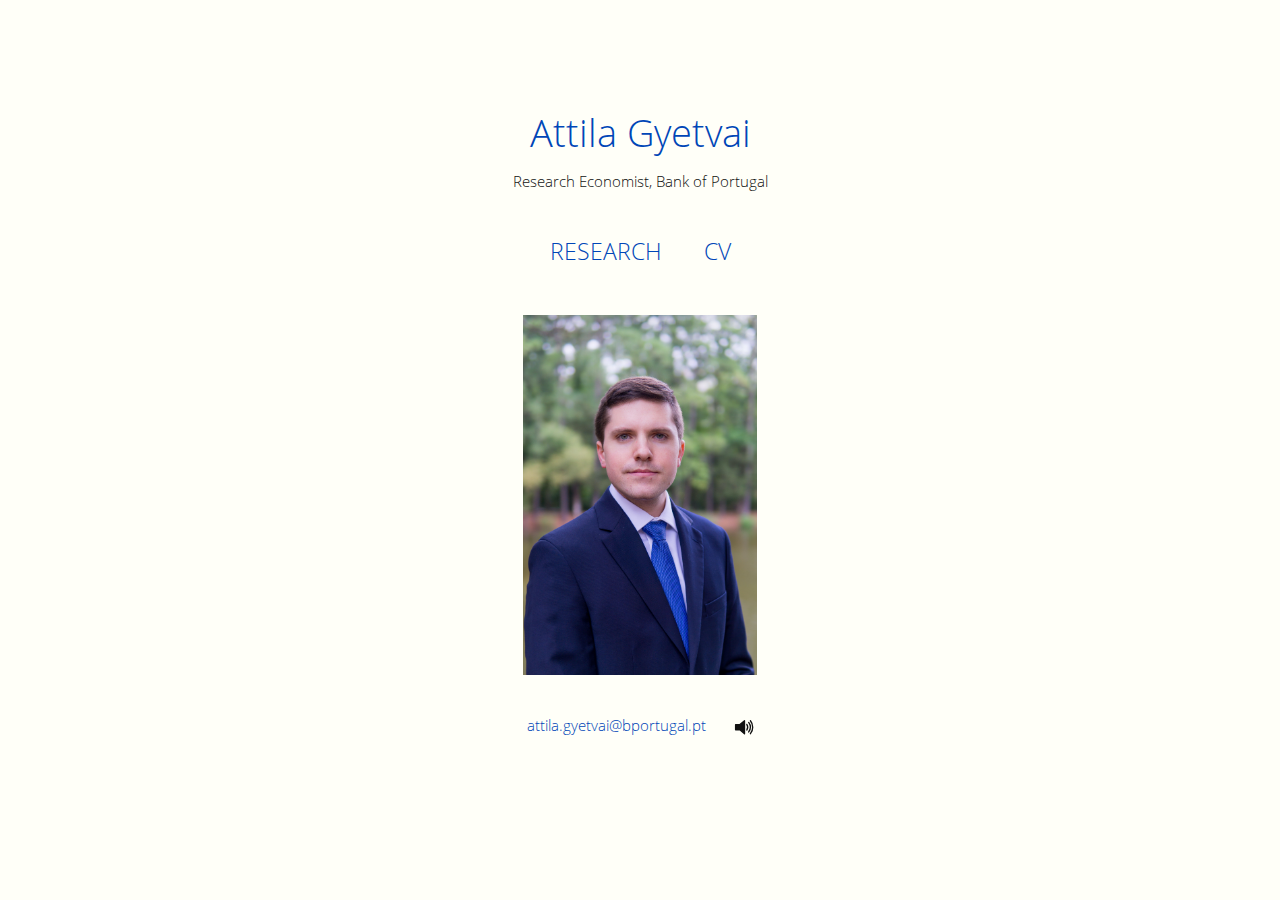
<file: index.html>
<!DOCTYPE html>

<html>

<head>

<meta charset="utf-8" />
<meta name="generator" content="pandoc" />
<meta http-equiv="X-UA-Compatible" content="IE=EDGE" />




<title>Attila Gyetvai</title>

<script src="site_libs/header-attrs-2.19/header-attrs.js"></script>
<script src="site_libs/jquery-3.6.0/jquery-3.6.0.min.js"></script>
<meta name="viewport" content="width=device-width, initial-scale=1" />
<link href="site_libs/bootstrap-3.3.5/css/yeti.min.css" rel="stylesheet" />
<script src="site_libs/bootstrap-3.3.5/js/bootstrap.min.js"></script>
<script src="site_libs/bootstrap-3.3.5/shim/html5shiv.min.js"></script>
<script src="site_libs/bootstrap-3.3.5/shim/respond.min.js"></script>
<style>h1 {font-size: 34px;}
       h1.title {font-size: 38px;}
       h2 {font-size: 30px;}
       h3 {font-size: 24px;}
       h4 {font-size: 18px;}
       h5 {font-size: 16px;}
       h6 {font-size: 12px;}
       code {color: inherit; background-color: rgba(0, 0, 0, 0.04);}
       pre:not([class]) { background-color: white }</style>
<script src="site_libs/navigation-1.1/tabsets.js"></script>
<link href="site_libs/highlightjs-9.12.0/default.css" rel="stylesheet" />
<script src="site_libs/highlightjs-9.12.0/highlight.js"></script>
<!-- Global site tag (gtag.js) - Google Analytics -->
<script async src="https://www.googletagmanager.com/gtag/js?id=UA-119246034-1"></script>
<script>
  window.dataLayer = window.dataLayer || [];
  function gtag(){dataLayer.push(arguments);}
  gtag('js', new Date());

  gtag('config', 'UA-119246034-1');
</script>

<style type="text/css">
  code{white-space: pre-wrap;}
  span.smallcaps{font-variant: small-caps;}
  span.underline{text-decoration: underline;}
  div.column{display: inline-block; vertical-align: top; width: 50%;}
  div.hanging-indent{margin-left: 1.5em; text-indent: -1.5em;}
  ul.task-list{list-style: none;}
    </style>

<style type="text/css">code{white-space: pre;}</style>
<script type="text/javascript">
if (window.hljs) {
  hljs.configure({languages: []});
  hljs.initHighlightingOnLoad();
  if (document.readyState && document.readyState === "complete") {
    window.setTimeout(function() { hljs.initHighlighting(); }, 0);
  }
}
</script>






<link rel="stylesheet" href="styles.css" type="text/css" />



<style type = "text/css">
.main-container {
  max-width: 940px;
  margin-left: auto;
  margin-right: auto;
}
img {
  max-width:100%;
}
.tabbed-pane {
  padding-top: 12px;
}
.html-widget {
  margin-bottom: 20px;
}
button.code-folding-btn:focus {
  outline: none;
}
summary {
  display: list-item;
}
details > summary > p:only-child {
  display: inline;
}
pre code {
  padding: 0;
}
</style>



<!-- tabsets -->

<style type="text/css">
.tabset-dropdown > .nav-tabs {
  display: inline-table;
  max-height: 500px;
  min-height: 44px;
  overflow-y: auto;
  border: 1px solid #ddd;
  border-radius: 4px;
}

.tabset-dropdown > .nav-tabs > li.active:before, .tabset-dropdown > .nav-tabs.nav-tabs-open:before {
  content: "\e259";
  font-family: 'Glyphicons Halflings';
  display: inline-block;
  padding: 10px;
  border-right: 1px solid #ddd;
}

.tabset-dropdown > .nav-tabs.nav-tabs-open > li.active:before {
  content: "\e258";
  font-family: 'Glyphicons Halflings';
  border: none;
}

.tabset-dropdown > .nav-tabs > li.active {
  display: block;
}

.tabset-dropdown > .nav-tabs > li > a,
.tabset-dropdown > .nav-tabs > li > a:focus,
.tabset-dropdown > .nav-tabs > li > a:hover {
  border: none;
  display: inline-block;
  border-radius: 4px;
  background-color: transparent;
}

.tabset-dropdown > .nav-tabs.nav-tabs-open > li {
  display: block;
  float: none;
}

.tabset-dropdown > .nav-tabs > li {
  display: none;
}
</style>

<!-- code folding -->




</head>

<body>


<div class="container-fluid main-container">




<div id="header">



<h1 class="title toc-ignore">Attila Gyetvai</h1>

</div>


<h1 class="name">
<a class=text1 href="/"> Attila Gyetvai </a>
</h1>
<h1 class="affil">
Research Economist, Bank of Portugal
</h1>
<h1 class="navbar">
<a class=text1 href="research"> RESEARCH </a>      
<a class=text1 href="CV_AttilaGyetvai.pdf"> CV </a>
</h1>
<center>
<img src="photo.jpg" style="height: 40vh; margin-bottom: 40px"/>
</center>
<p class="intro">
<a class=text2 href="mailto:attila.gyetvai@bportugal.pt">
attila.gyetvai@bportugal.pt </a>       <a class=text2 href="pronounce">
<img class="speaker" src="speaker.svg" width=20></a>
</p>




</div>

<script>

// add bootstrap table styles to pandoc tables
function bootstrapStylePandocTables() {
  $('tr.odd').parent('tbody').parent('table').addClass('table table-condensed');
}
$(document).ready(function () {
  bootstrapStylePandocTables();
});


</script>

<!-- tabsets -->

<script>
$(document).ready(function () {
  window.buildTabsets("TOC");
});

$(document).ready(function () {
  $('.tabset-dropdown > .nav-tabs > li').click(function () {
    $(this).parent().toggleClass('nav-tabs-open');
  });
});
</script>

<!-- code folding -->


<!-- dynamically load mathjax for compatibility with self-contained -->
<script>
  (function () {
    var script = document.createElement("script");
    script.type = "text/javascript";
    script.src  = "https://mathjax.rstudio.com/latest/MathJax.js?config=TeX-AMS-MML_HTMLorMML";
    document.getElementsByTagName("head")[0].appendChild(script);
  })();
</script>

</body>
</html>
</file>
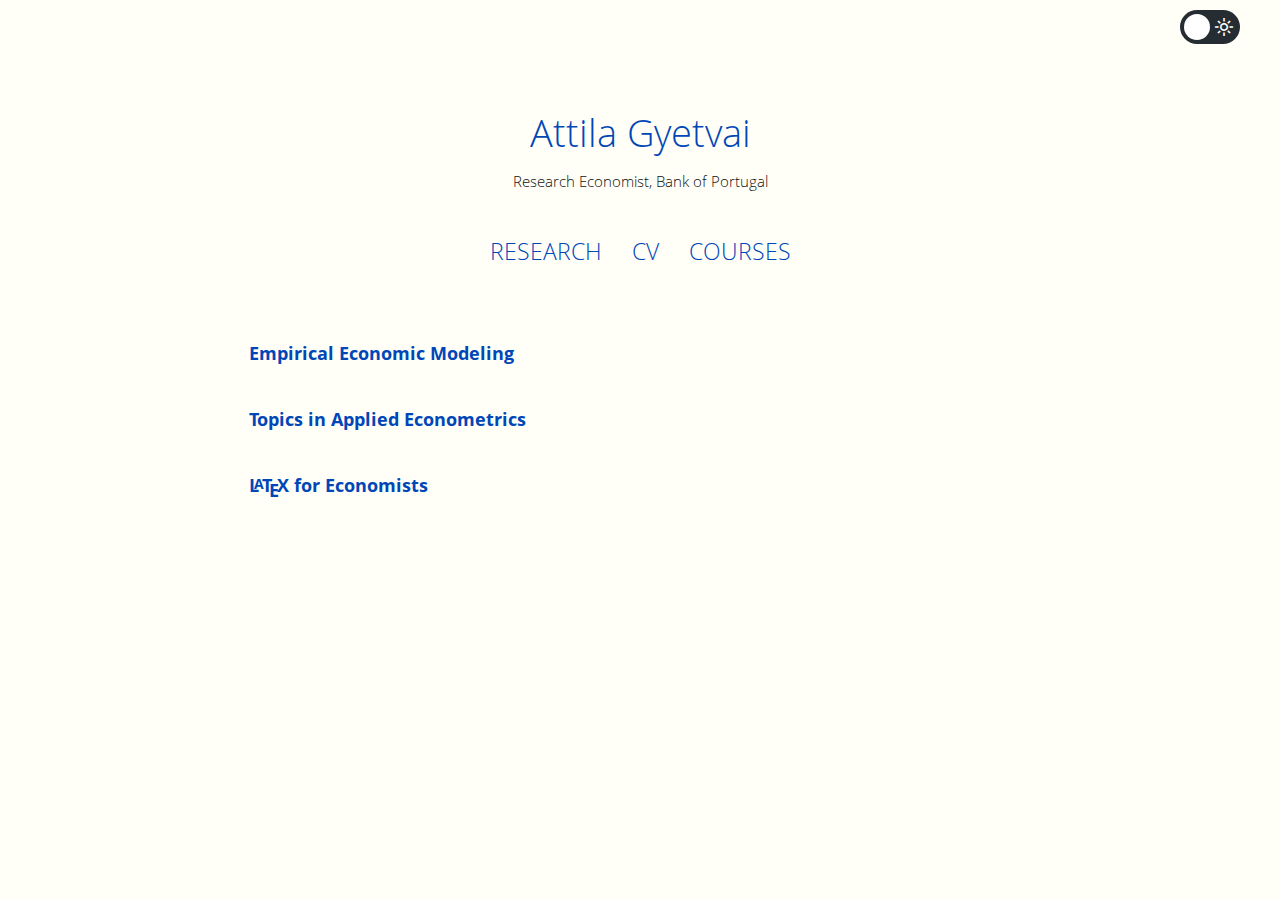
<file: courses.html>
<!DOCTYPE html>

<html>

<head>

<meta charset="utf-8" />
<meta name="generator" content="pandoc" />
<meta http-equiv="X-UA-Compatible" content="IE=EDGE" />




<title>Attila Gyetvai</title>

<script src="site_libs/header-attrs-2.25/header-attrs.js"></script>
<script src="site_libs/jquery-3.6.0/jquery-3.6.0.min.js"></script>
<meta name="viewport" content="width=device-width, initial-scale=1" />
<link href="site_libs/bootstrap-3.3.5/css/yeti.min.css" rel="stylesheet" />
<script src="site_libs/bootstrap-3.3.5/js/bootstrap.min.js"></script>
<script src="site_libs/bootstrap-3.3.5/shim/html5shiv.min.js"></script>
<script src="site_libs/bootstrap-3.3.5/shim/respond.min.js"></script>
<style>h1 {font-size: 34px;}
       h1.title {font-size: 38px;}
       h2 {font-size: 30px;}
       h3 {font-size: 24px;}
       h4 {font-size: 18px;}
       h5 {font-size: 16px;}
       h6 {font-size: 12px;}
       code {color: inherit; background-color: rgba(0, 0, 0, 0.04);}
       pre:not([class]) { background-color: white }</style>
<script src="site_libs/navigation-1.1/tabsets.js"></script>
<link href="site_libs/highlightjs-9.12.0/default.css" rel="stylesheet" />
<script src="site_libs/highlightjs-9.12.0/highlight.js"></script>
<!-- For dark and light theme toggle  -->
<script src="site_libs/theme_toggle.js" defer></script>
  <link
    rel="stylesheet"
    href="https://fonts.googleapis.com/css2?family=Material+Symbols+Outlined:opsz,wght,FILL,GRAD@48,400,0,0"
  />

<style type="text/css">
  .toggleBtn {
    position: absolute;
    width: 100%;
    display: flex;
    justify-content: end;
    padding-right: 30px;
  }
  .toggleBtn .material-symbols-outlined {
    color: white;
    font-size: 20px;
  }

  .switch {
    /* color: white; */
    position: relative;
    display: inline-block;
    width: 60px !important;
    height: 34px !important;
    margin: 10px;
  }
  /* Toggle button css  */
  .switch input {
    opacity: 0;
    width: 0;
    height: 0;
  }

  .slider {
    position: absolute;
    display: flex;
    align-items: center;
    justify-content: space-between;
    padding-left: 6px;
    padding-right: 6px ;
    cursor: pointer;
    top: 0;
    left: 0;
    right: 0;
    bottom: 0;
    background-color: #252c32;
    -webkit-transition: 0.4s;
    transition: 0.4s;
  }

  .slider:before {
    position: absolute;
    content: "";
    height: 26px;
    width: 26px;
    left: 4px;
    bottom: 4px;
    background-color: white;
    -webkit-transition: 0.4s;
    transition: 0.4s;
  }

  input:checked + .slider {
    background-color: #252c32;
  }

  input:focus + .slider {
    box-shadow: 0 0 1px #252c32;
  }

  input:checked + .slider:before {
    -webkit-transform: translateX(26px);
    -ms-transform: translateX(26px);
    transform: translateX(26px);
  }

  /* Rounded sliders */
  .slider.round {
    border-radius: 34px;
  }

  .slider.round:before {
    border-radius: 50%;
  }
</style>

<body onload="onLoad()">
  <div class="toggleBtn" onchange="toggleTheme()">
    <label class="switch">
      <input id="themeCheckbox" type="checkbox" />
      <span class="slider round">
        <span class="material-symbols-outlined"> dark_mode </span>
        <span class="material-symbols-outlined"> light_mode </span>
      </span>
    </label>
  </div>
</body>

<!-- Global site tag (gtag.js) - Google Analytics -->
<script async src="https://www.googletagmanager.com/gtag/js?id=UA-119246034-1"></script>
<script>
  window.dataLayer = window.dataLayer || [];
  function gtag(){dataLayer.push(arguments);}
  gtag('js', new Date());

  gtag('config', 'UA-119246034-1');
</script>

<style type="text/css">
  code{white-space: pre-wrap;}
  span.smallcaps{font-variant: small-caps;}
  span.underline{text-decoration: underline;}
  div.column{display: inline-block; vertical-align: top; width: 50%;}
  div.hanging-indent{margin-left: 1.5em; text-indent: -1.5em;}
  ul.task-list{list-style: none;}
    </style>

<style type="text/css">code{white-space: pre;}</style>
<script type="text/javascript">
if (window.hljs) {
  hljs.configure({languages: []});
  hljs.initHighlightingOnLoad();
  if (document.readyState && document.readyState === "complete") {
    window.setTimeout(function() { hljs.initHighlighting(); }, 0);
  }
}
</script>






<link rel="stylesheet" href="styles.css" type="text/css" />



<style type = "text/css">
.main-container {
  max-width: 940px;
  margin-left: auto;
  margin-right: auto;
}
img {
  max-width:100%;
}
.tabbed-pane {
  padding-top: 12px;
}
.html-widget {
  margin-bottom: 20px;
}
button.code-folding-btn:focus {
  outline: none;
}
summary {
  display: list-item;
}
details > summary > p:only-child {
  display: inline;
}
pre code {
  padding: 0;
}
</style>



<!-- tabsets -->

<style type="text/css">
.tabset-dropdown > .nav-tabs {
  display: inline-table;
  max-height: 500px;
  min-height: 44px;
  overflow-y: auto;
  border: 1px solid #ddd;
  border-radius: 4px;
}

.tabset-dropdown > .nav-tabs > li.active:before, .tabset-dropdown > .nav-tabs.nav-tabs-open:before {
  content: "\e259";
  font-family: 'Glyphicons Halflings';
  display: inline-block;
  padding: 10px;
  border-right: 1px solid #ddd;
}

.tabset-dropdown > .nav-tabs.nav-tabs-open > li.active:before {
  content: "\e258";
  font-family: 'Glyphicons Halflings';
  border: none;
}

.tabset-dropdown > .nav-tabs > li.active {
  display: block;
}

.tabset-dropdown > .nav-tabs > li > a,
.tabset-dropdown > .nav-tabs > li > a:focus,
.tabset-dropdown > .nav-tabs > li > a:hover {
  border: none;
  display: inline-block;
  border-radius: 4px;
  background-color: transparent;
}

.tabset-dropdown > .nav-tabs.nav-tabs-open > li {
  display: block;
  float: none;
}

.tabset-dropdown > .nav-tabs > li {
  display: none;
}
</style>

<!-- code folding -->




</head>

<body>


<div class="container-fluid main-container">




<div id="header">



<h1 class="title toc-ignore">Attila Gyetvai</h1>

</div>


<h1 class="name">
<a class=text1 href="/"> Attila Gyetvai </a>
</h1>
<h1 class="affil">
Research Economist, Bank of Portugal
</h1>
<h1 class="navbar">
<a class=text1 href="research"> RESEARCH </a>    
<a class=text1 href="CV_AttilaGyetvai.pdf"> CV </a>    
<a class=text1 href="courses"> COURSES </a>
</h1>
<ul>
<li>
<p>
<a class=text1 href="https://github.com/agyetvai/empirical_econ_modeling_g"><b>Empirical
Economic Modeling</b></a> </br>
</p>
</li>
<li>
<p>
<a class=text1 href="https://github.com/agyetvai/applied_metrics_u"><b>Topics
in Applied Econometrics</b></a> </br>
</p>
</li>
<li>
<p>
<a class=text1 href="https://github.com/agyetvai/LaTeX4Econ"><b>L<span
style="text-transform: uppercase; font-size: 0.75em; vertical-align: 0.25em; margin-left: -0.36em; margin-right: -0.15em; line-height: 1ex;">a</span>T<span
style="text-transform: uppercase; vertical-align: -0.25em; margin-left: -0.1667em; margin-right: -0.125em; line-height: 1ex;">e</span>X
for Economists</b></a> </br>
</p>
</li>
</ul>




</div>

<script>

// add bootstrap table styles to pandoc tables
function bootstrapStylePandocTables() {
  $('tr.odd').parent('tbody').parent('table').addClass('table table-condensed');
}
$(document).ready(function () {
  bootstrapStylePandocTables();
});


</script>

<!-- tabsets -->

<script>
$(document).ready(function () {
  window.buildTabsets("TOC");
});

$(document).ready(function () {
  $('.tabset-dropdown > .nav-tabs > li').click(function () {
    $(this).parent().toggleClass('nav-tabs-open');
  });
});
</script>

<!-- code folding -->


<!-- dynamically load mathjax for compatibility with self-contained -->
<script>
  (function () {
    var script = document.createElement("script");
    script.type = "text/javascript";
    script.src  = "https://mathjax.rstudio.com/latest/MathJax.js?config=TeX-AMS-MML_HTMLorMML";
    document.getElementsByTagName("head")[0].appendChild(script);
  })();
</script>

</body>
</html>
</file>
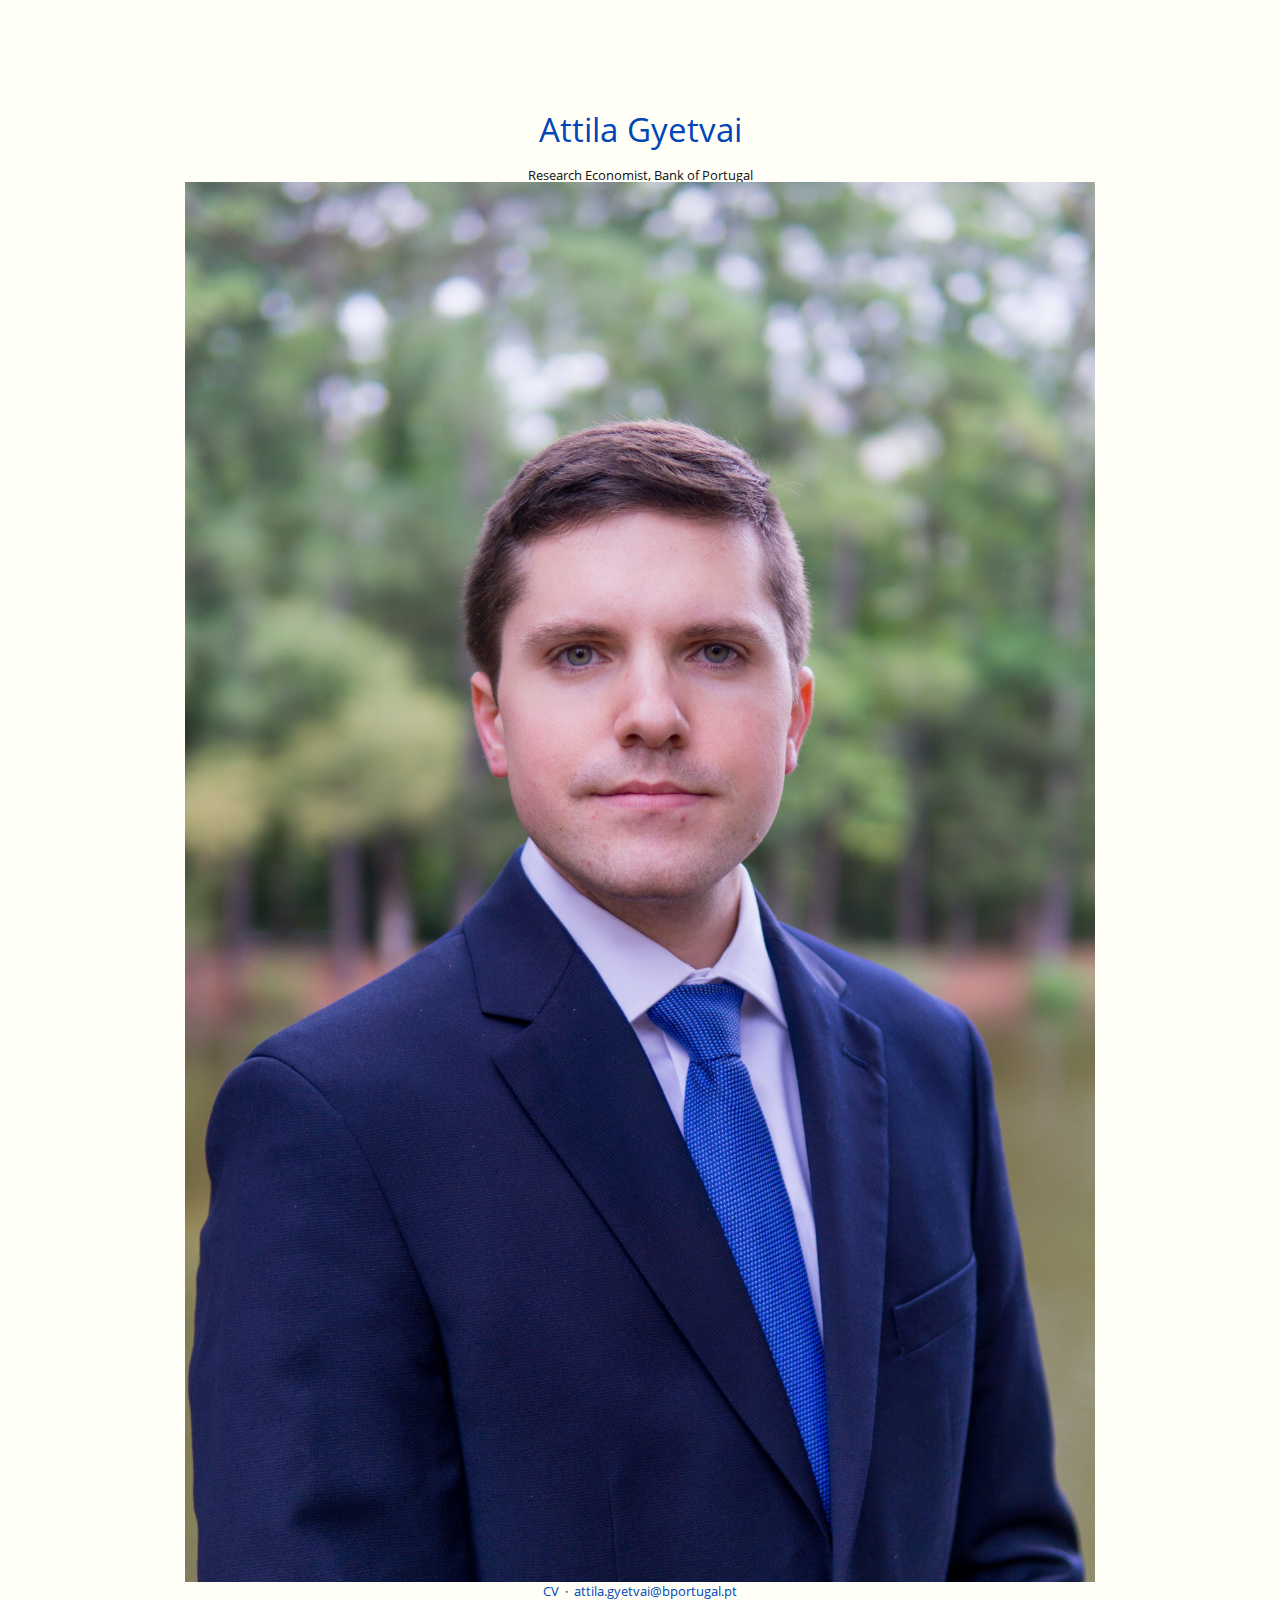
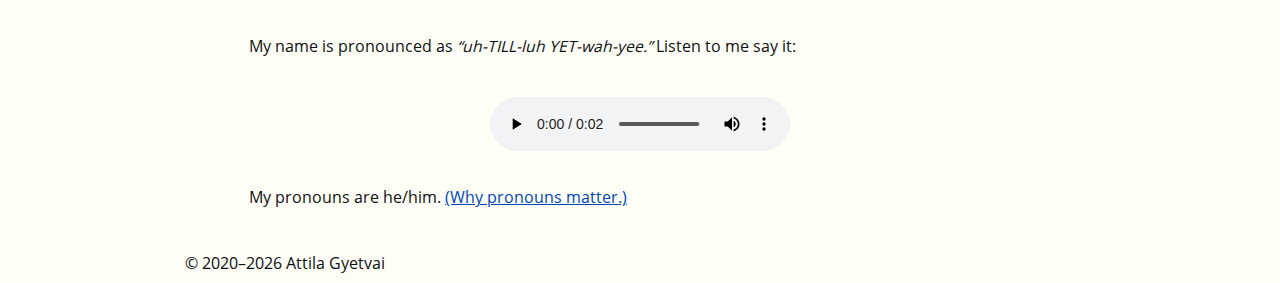
<file: pronounce.html>
<!DOCTYPE html>

<html>

<head>

<meta charset="utf-8" />
<meta name="generator" content="pandoc" />
<meta http-equiv="X-UA-Compatible" content="IE=EDGE" />




<title>Attila Gyetvai</title>

<script src="site_libs/header-attrs-2.25/header-attrs.js"></script>
<script src="site_libs/jquery-3.6.0/jquery-3.6.0.min.js"></script>
<meta name="viewport" content="width=device-width, initial-scale=1" />
<link href="site_libs/bootstrap-3.3.5/css/simplex.min.css" rel="stylesheet" />
<script src="site_libs/bootstrap-3.3.5/js/bootstrap.min.js"></script>
<script src="site_libs/bootstrap-3.3.5/shim/html5shiv.min.js"></script>
<script src="site_libs/bootstrap-3.3.5/shim/respond.min.js"></script>
<style>h1 {font-size: 34px;}
       h1.title {font-size: 38px;}
       h2 {font-size: 30px;}
       h3 {font-size: 24px;}
       h4 {font-size: 18px;}
       h5 {font-size: 16px;}
       h6 {font-size: 12px;}
       code {color: inherit; background-color: rgba(0, 0, 0, 0.04);}
       pre:not([class]) { background-color: white }</style>
<script src="site_libs/navigation-1.1/tabsets.js"></script>
<link href="site_libs/highlightjs-9.12.0/default.css" rel="stylesheet" />
<script src="site_libs/highlightjs-9.12.0/highlight.js"></script>

<style type="text/css">
  code{white-space: pre-wrap;}
  span.smallcaps{font-variant: small-caps;}
  span.underline{text-decoration: underline;}
  div.column{display: inline-block; vertical-align: top; width: 50%;}
  div.hanging-indent{margin-left: 1.5em; text-indent: -1.5em;}
  ul.task-list{list-style: none;}
    </style>

<style type="text/css">code{white-space: pre;}</style>
<script type="text/javascript">
if (window.hljs) {
  hljs.configure({languages: []});
  hljs.initHighlightingOnLoad();
  if (document.readyState && document.readyState === "complete") {
    window.setTimeout(function() { hljs.initHighlighting(); }, 0);
  }
}
</script>






<link rel="stylesheet" href="styles.css" type="text/css" />



<style type = "text/css">
.main-container {
  max-width: 940px;
  margin-left: auto;
  margin-right: auto;
}
img {
  max-width:100%;
}
.tabbed-pane {
  padding-top: 12px;
}
.html-widget {
  margin-bottom: 20px;
}
button.code-folding-btn:focus {
  outline: none;
}
summary {
  display: list-item;
}
details > summary > p:only-child {
  display: inline;
}
pre code {
  padding: 0;
}
</style>



<!-- tabsets -->

<style type="text/css">
.tabset-dropdown > .nav-tabs {
  display: inline-table;
  max-height: 500px;
  min-height: 44px;
  overflow-y: auto;
  border: 1px solid #ddd;
  border-radius: 4px;
}

.tabset-dropdown > .nav-tabs > li.active:before, .tabset-dropdown > .nav-tabs.nav-tabs-open:before {
  content: "\e259";
  font-family: 'Glyphicons Halflings';
  display: inline-block;
  padding: 10px;
  border-right: 1px solid #ddd;
}

.tabset-dropdown > .nav-tabs.nav-tabs-open > li.active:before {
  content: "\e258";
  font-family: 'Glyphicons Halflings';
  border: none;
}

.tabset-dropdown > .nav-tabs > li.active {
  display: block;
}

.tabset-dropdown > .nav-tabs > li > a,
.tabset-dropdown > .nav-tabs > li > a:focus,
.tabset-dropdown > .nav-tabs > li > a:hover {
  border: none;
  display: inline-block;
  border-radius: 4px;
  background-color: transparent;
}

.tabset-dropdown > .nav-tabs.nav-tabs-open > li {
  display: block;
  float: none;
}

.tabset-dropdown > .nav-tabs > li {
  display: none;
}
</style>

<!-- code folding -->




</head>

<body>


<div class="container-fluid main-container">




<div id="header">



<h1 class="title toc-ignore">Attila Gyetvai</h1>

</div>


<h1 class="name">
<a class=text1 href="/">Attila Gyetvai</a>
</h1>
<h1 class="affil">
Research Economist, Bank of Portugal
</h1>
<center>
<a href="/"><img class="photo" src="photo.jpg"/></a>
</center>
<p class="intro">
<a class=text1 href="CV_AttilaGyetvai.pdf">CV</a>  · 
<a class=text1 href="mailto:attila.gyetvai@bportugal.pt">attila.gyetvai@bportugal.pt</a>
</p>
<ul>
<li>
<p>
My name is pronounced as <i>“uh-TILL-luh YET-wah-yee.”</i> Listen to me
say it:
</p>
</li>
<li>
<center>
<audio controls>
<source src="pronounce.mp3" type="audio/mpeg">
</audio>
</center>
</li>
<li>
<p>
My pronouns are he/him.
<a class=text2 href="https://web.archive.org/web/20241209190608/https://www.edi.nih.gov/the-EDI-pulse-blog/what-are-gender-pronouns-why-do-they-matter"><u>(Why
pronouns matter.)</u></a>
</p>
</li>
</ul>

<p class=footer>&copy; 2020&ndash;<script>document.write(new Date().getFullYear())</script> Attila Gyetvai</p>



</div>

<script>

// add bootstrap table styles to pandoc tables
function bootstrapStylePandocTables() {
  $('tr.odd').parent('tbody').parent('table').addClass('table table-condensed');
}
$(document).ready(function () {
  bootstrapStylePandocTables();
});


</script>

<!-- tabsets -->

<script>
$(document).ready(function () {
  window.buildTabsets("TOC");
});

$(document).ready(function () {
  $('.tabset-dropdown > .nav-tabs > li').click(function () {
    $(this).parent().toggleClass('nav-tabs-open');
  });
});
</script>

<!-- code folding -->


<!-- dynamically load mathjax for compatibility with self-contained -->
<script>
  (function () {
    var script = document.createElement("script");
    script.type = "text/javascript";
    script.src  = "https://mathjax.rstudio.com/latest/MathJax.js?config=TeX-AMS-MML_HTMLorMML";
    document.getElementsByTagName("head")[0].appendChild(script);
  })();
</script>

</body>
</html>
</file>
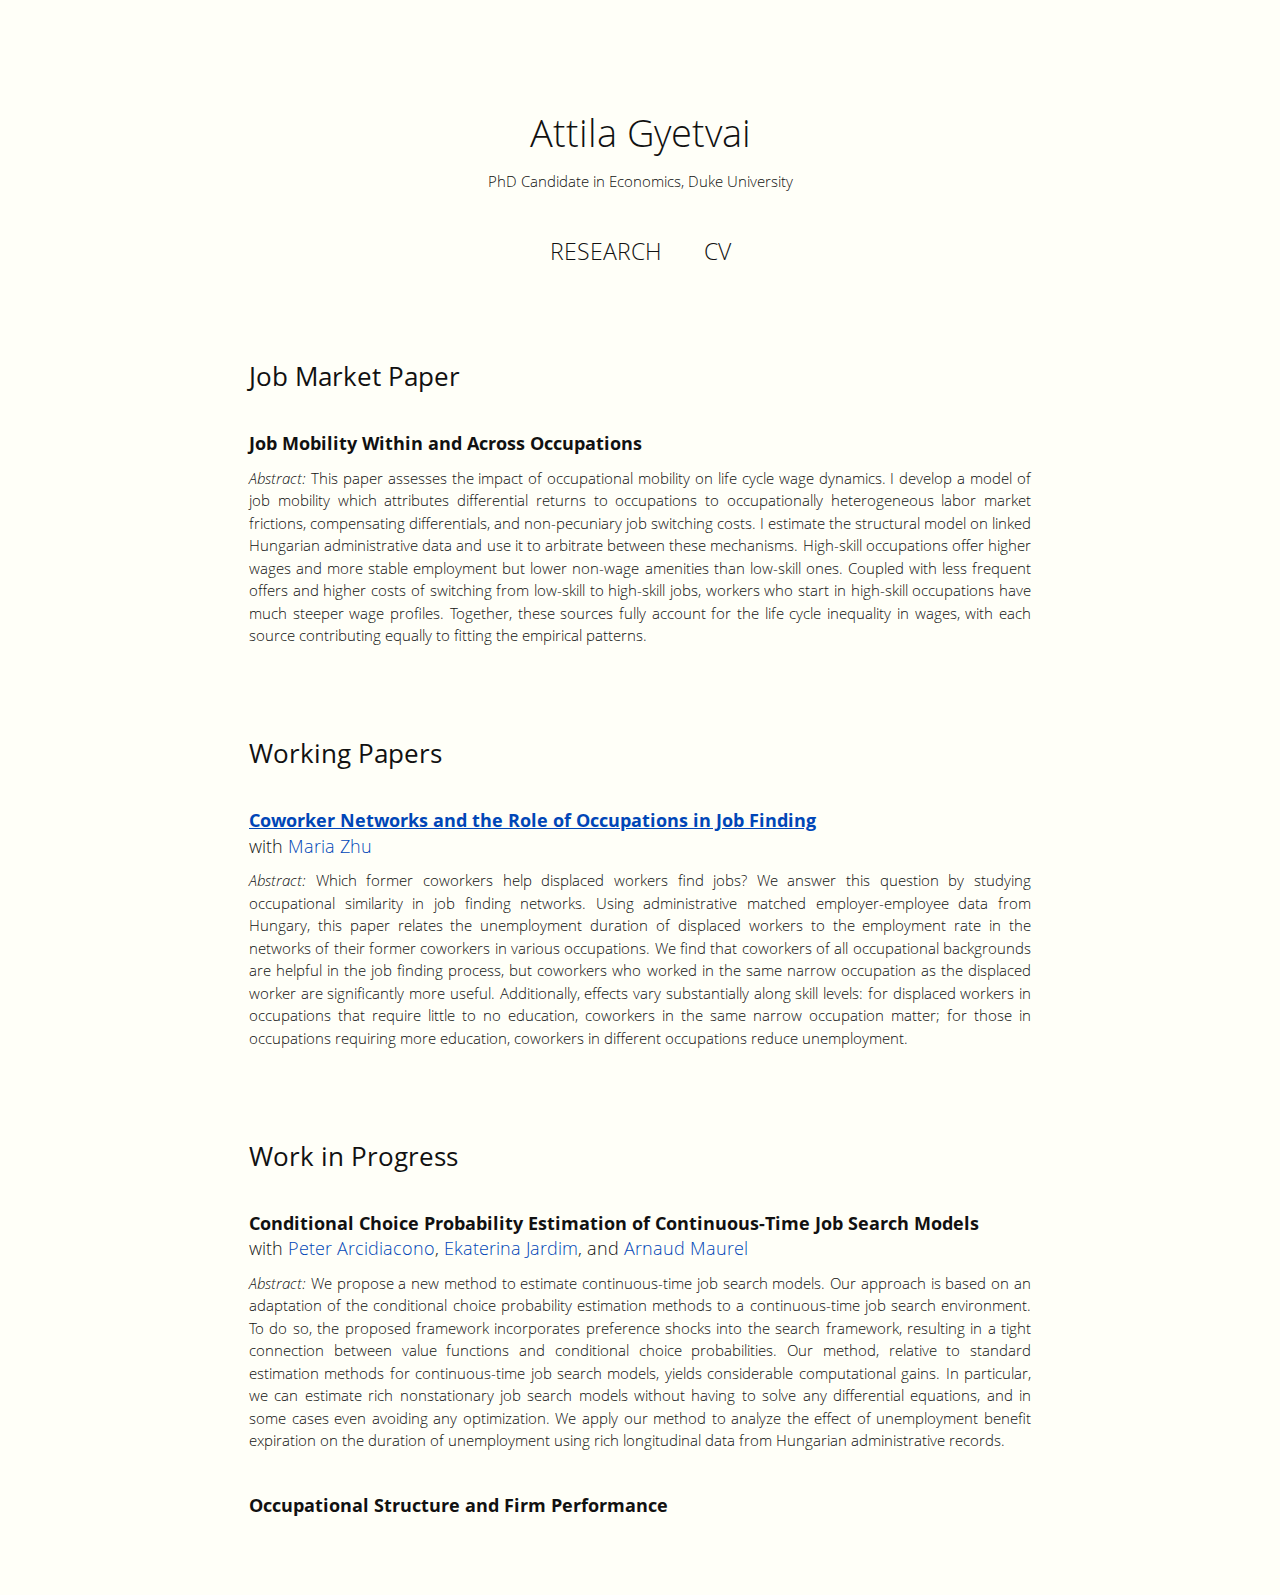
<file: research.html>
<!DOCTYPE html>

<html>

<head>

<meta charset="utf-8" />
<meta name="generator" content="pandoc" />
<meta http-equiv="X-UA-Compatible" content="IE=EDGE" />




<title>Attila Gyetvai</title>

<script src="site_libs/jquery-1.11.3/jquery.min.js"></script>
<meta name="viewport" content="width=device-width, initial-scale=1" />
<link href="site_libs/bootstrap-3.3.5/css/yeti.min.css" rel="stylesheet" />
<script src="site_libs/bootstrap-3.3.5/js/bootstrap.min.js"></script>
<script src="site_libs/bootstrap-3.3.5/shim/html5shiv.min.js"></script>
<script src="site_libs/bootstrap-3.3.5/shim/respond.min.js"></script>
<script src="site_libs/navigation-1.1/tabsets.js"></script>
<link href="site_libs/highlightjs-9.12.0/default.css" rel="stylesheet" />
<script src="site_libs/highlightjs-9.12.0/highlight.js"></script>
<!-- Global site tag (gtag.js) - Google Analytics -->
<script async src="https://www.googletagmanager.com/gtag/js?id=UA-119246034-1"></script>
<script>
  window.dataLayer = window.dataLayer || [];
  function gtag(){dataLayer.push(arguments);}
  gtag('js', new Date());

  gtag('config', 'UA-119246034-1');
</script>

<style type="text/css">
  code{white-space: pre-wrap;}
  span.smallcaps{font-variant: small-caps;}
  span.underline{text-decoration: underline;}
  div.column{display: inline-block; vertical-align: top; width: 50%;}
  div.hanging-indent{margin-left: 1.5em; text-indent: -1.5em;}
  ul.task-list{list-style: none;}
      </style>

<style type="text/css">code{white-space: pre;}</style>
<style type="text/css">
  pre:not([class]) {
    background-color: white;
  }
</style>
<script type="text/javascript">
if (window.hljs) {
  hljs.configure({languages: []});
  hljs.initHighlightingOnLoad();
  if (document.readyState && document.readyState === "complete") {
    window.setTimeout(function() { hljs.initHighlighting(); }, 0);
  }
}
</script>



<style type="text/css">
h1 {
  font-size: 34px;
}
h1.title {
  font-size: 38px;
}
h2 {
  font-size: 30px;
}
h3 {
  font-size: 24px;
}
h4 {
  font-size: 18px;
}
h5 {
  font-size: 16px;
}
h6 {
  font-size: 12px;
}
.table th:not([align]) {
  text-align: left;
}
</style>

<link rel="stylesheet" href="styles.css" type="text/css" />



<style type = "text/css">
.main-container {
  max-width: 940px;
  margin-left: auto;
  margin-right: auto;
}
code {
  color: inherit;
  background-color: rgba(0, 0, 0, 0.04);
}
img {
  max-width:100%;
}
.tabbed-pane {
  padding-top: 12px;
}
.html-widget {
  margin-bottom: 20px;
}
button.code-folding-btn:focus {
  outline: none;
}
summary {
  display: list-item;
}
</style>



<!-- tabsets -->

<style type="text/css">
.tabset-dropdown > .nav-tabs {
  display: inline-table;
  max-height: 500px;
  min-height: 44px;
  overflow-y: auto;
  background: white;
  border: 1px solid #ddd;
  border-radius: 4px;
}

.tabset-dropdown > .nav-tabs > li.active:before {
  content: "";
  font-family: 'Glyphicons Halflings';
  display: inline-block;
  padding: 10px;
  border-right: 1px solid #ddd;
}

.tabset-dropdown > .nav-tabs.nav-tabs-open > li.active:before {
  content: "&#xe258;";
  border: none;
}

.tabset-dropdown > .nav-tabs.nav-tabs-open:before {
  content: "";
  font-family: 'Glyphicons Halflings';
  display: inline-block;
  padding: 10px;
  border-right: 1px solid #ddd;
}

.tabset-dropdown > .nav-tabs > li.active {
  display: block;
}

.tabset-dropdown > .nav-tabs > li > a,
.tabset-dropdown > .nav-tabs > li > a:focus,
.tabset-dropdown > .nav-tabs > li > a:hover {
  border: none;
  display: inline-block;
  border-radius: 4px;
  background-color: transparent;
}

.tabset-dropdown > .nav-tabs.nav-tabs-open > li {
  display: block;
  float: none;
}

.tabset-dropdown > .nav-tabs > li {
  display: none;
}
</style>

<!-- code folding -->




</head>

<body>


<div class="container-fluid main-container">




<div class="fluid-row" id="header">



<h1 class="title toc-ignore">Attila Gyetvai</h1>

</div>


<h1 class="name">
<a href="/" class=name> Attila Gyetvai </a>
</h1>
<h1 class="affil">
PhD Candidate in Economics, Duke University
</h1>
<h1 class="navbar">
<a href="research" class=name> RESEARCH </a>       <a href="CV_AttilaGyetvai.pdf" class=name> CV </a>
</h1>
<ul>
<li>
<h2>
Job Market Paper
</h2>
</li>
<li>
<p class="papertitle">
<b>Job Mobility Within and Across Occupations</b>
</p>
<p class="paperdet">
<i> Abstract: </i> This paper assesses the impact of occupational mobility on life cycle wage dynamics. I develop a model of job mobility which attributes differential returns to occupations to occupationally heterogeneous labor market frictions, compensating differentials, and non-pecuniary job switching costs. I estimate the structural model on linked Hungarian administrative data and use it to arbitrate between these mechanisms. High-skill occupations offer higher wages and more stable employment but lower non-wage amenities than low-skill ones. Coupled with less frequent offers and higher costs of switching from low-skill to high-skill jobs, workers who start in high-skill occupations have much steeper wage profiles. Together, these sources fully account for the life cycle inequality in wages, with each source contributing equally to fitting the empirical patterns.
</p>
</li>
</ul>
<ul>
<li>
<h2>
Working Papers
</h2>
</li>
<li>
<p class="papertitle">
<a href="research/Gyetvai_Zhu_WorkerNetworks.pdf"><b><u>Coworker Networks and the Role of Occupations in Job Finding</u></b></a> </br> with <a href="http://www.mariazhu.com">Maria Zhu</a>
</p>
<p class="paperdet">
<i> Abstract: </i> Which former coworkers help displaced workers find jobs? We answer this question by studying occupational similarity in job finding networks. Using administrative matched employer-employee data from Hungary, this paper relates the unemployment duration of displaced workers to the employment rate in the networks of their former coworkers in various occupations. We find that coworkers of all occupational backgrounds are helpful in the job finding process, but coworkers who worked in the same narrow occupation as the displaced worker are significantly more useful. Additionally, effects vary substantially along skill levels: for displaced workers in occupations that require little to no education, coworkers in the same narrow occupation matter; for those in occupations requiring more education, coworkers in different occupations reduce unemployment.
</p>
</li>
</ul>
<ul>
<li>
<h2>
Work in Progress
</h2>
</li>
<li>
<p class="papertitle">
<b>Conditional Choice Probability Estimation of Continuous-Time Job Search Models</b> </br> with <a href="http://public.econ.duke.edu/~psarcidi/">Peter Arcidiacono</a>, <a href="https://ekaterinajardim.com">Ekaterina Jardim</a>, and <a href="http://www.amaurel.net">Arnaud Maurel</a>
</p>
<p class="paperdet">
<i> Abstract: </i> We propose a new method to estimate continuous-time job search models. Our approach is based on an adaptation of the conditional choice probability estimation methods to a continuous-time job search environment. To do so, the proposed framework incorporates preference shocks into the search framework, resulting in a tight connection between value functions and conditional choice probabilities. Our method, relative to standard estimation methods for continuous-time job search models, yields considerable computational gains. In particular, we can estimate rich nonstationary job search models without having to solve any differential equations, and in some cases even avoiding any optimization. We apply our method to analyze the effect of unemployment benefit expiration on the duration of unemployment using rich longitudinal data from Hungarian administrative records.
</p>
</li>
<li>
<p class="papertitle">
<b>Occupational Structure and Firm Performance</b>
</p>
</li>
</ul>
<ul>
</ul>




</div>

<script>

// add bootstrap table styles to pandoc tables
function bootstrapStylePandocTables() {
  $('tr.header').parent('thead').parent('table').addClass('table table-condensed');
}
$(document).ready(function () {
  bootstrapStylePandocTables();
});


</script>

<!-- tabsets -->

<script>
$(document).ready(function () {
  window.buildTabsets("TOC");
});

$(document).ready(function () {
  $('.tabset-dropdown > .nav-tabs > li').click(function () {
    $(this).parent().toggleClass('nav-tabs-open')
  });
});
</script>

<!-- code folding -->


<!-- dynamically load mathjax for compatibility with self-contained -->
<script>
  (function () {
    var script = document.createElement("script");
    script.type = "text/javascript";
    script.src  = "https://mathjax.rstudio.com/latest/MathJax.js?config=TeX-AMS-MML_HTMLorMML";
    document.getElementsByTagName("head")[0].appendChild(script);
  })();
</script>

</body>
</html>
</file>
<file: site_libs/highlightjs-9.12.0/default.css>
.hljs-literal {
  color: #990073;
}

.hljs-number {
  color: #099;
}

.hljs-comment {
  color: #998;
  font-style: italic;
}

.hljs-keyword {
  color: #900;
  font-weight: bold;
}

.hljs-string {
  color: #d14;
}
</file>
<file: styles.css>
/*Color definitions*/
:root {
    --text-color: #111111;
    --link-color: #0046b7;
    --link-hover-color: #99c0ff;
    --link-name-hover-color: #D5D8DC;
}

/* Body */
body { background-color: #fffff8; }

/* Headers */
h1 {
  font-size: 250%;
  color: var(--text-color);
  text-align: center;
  margin-top:20px;
  margin-bottom:0px;
  a {
    color: var(--text-color);
  }
}

h1.title { padding: 0px; visibility: hidden; }
h1.name { padding: 30px; padding-bottom: 0px; }
h1.affil { font-size: 100%; font-weight: lighter; }
h1.navbar { font-size: 150%; padding: 30px; font-variant: small-caps; }

h2 {
  font-size: 170%;
  color: var(--text-color);
  font-weight: bolder;
}


/* Text */
p {
  font-size: 120%;
  color: var(--text-color);
  font-weight: lighter;
}

p.intro { text-align: center; font-size: 100%; }
p.papertitle {}
p.paperdet { font-size: 100%; line-height: 1.5; }

body {
  color: var(--text-color);
  font-weight: lighter;
  overflow-y: scroll;
}

ul {
  padding-bottom: 20px;
  padding-left: 0;
}

ul li {
  list-style-type: none;
  margin: 0;
  padding-left: 5vw;
  padding-right: 5vw;
  padding-top: 2vw;
  padding-bottom: 5px;
  text-align: justify;
  color: var(--text-color);
  font-weight: lighter;
}


/* Links */
a:link { color: var(--link-color); 
  transition: color 0.15s linear;
  -webkit-transition: color 0.15s linear;
  -moz-transition: color 0.15s linear;
}
a:visited { color: var(--link-color); }
a:hover { color: var(--link-hover-color); text-decoration: none; }
a:active { color: var(--link-color); }
a.name:link { color: var(--text-color); }
a.name:visited { color: var(--text-color); }
a.name:hover { color: var(--link-name-hover-color); text-decoration: none; }
a.name:active { color: var(--text-color); }
a.papertitle:link { color: var(--text-color); }
a.papertitle:visited { color: var(--text-color); }
a.papertitle:hover { color: var(--link-name-hover-color); text-decoration: none; }
a.papertitle:active { color: var(--text-color); }

span.speaker { font-size: 50% }
img.speaker:hover {
    opacity: 0.3;
    transition: opacity 0.15s linear;
    -moz-transition: opacity 0.15s linear;
    -webkit-transition: opacity 0.15s linear;
}​
</file>
<file: site_libs/bootstrap-3.3.5/css/yeti.min.css>
@font-face {
  font-family: 'Open Sans';
  font-style: normal;
  font-weight: 300;
  src: url(fonts/OpenSansLight.ttf) format('truetype');
}
@font-face {
  font-family: 'Open Sans';
  font-style: normal;
  font-weight: 400;
  src: url(fonts/OpenSans.ttf) format('truetype');
}
@font-face {
  font-family: 'Open Sans';
  font-style: normal;
  font-weight: 700;
  src: url(fonts/OpenSansBold.ttf) format('truetype');
}
@font-face {
  font-family: 'Open Sans';
  font-style: italic;
  font-weight: 300;
  src: url(fonts/OpenSansLightItalic.ttf) format('truetype');
}
@font-face {
  font-family: 'Open Sans';
  font-style: italic;
  font-weight: 400;
  src: url(fonts/OpenSansItalic.ttf) format('truetype');
}
@font-face {
  font-family: 'Open Sans';
  font-style: italic;
  font-weight: 700;
  src: url(fonts/OpenSansBoldItalic.ttf) format('truetype');
}


/*!
 * bootswatch v3.3.6
 * Homepage: http://bootswatch.com
 * Copyright 2012-2015 Thomas Park
 * Licensed under MIT
 * Based on Bootstrap
*//*!
 * Bootstrap v3.3.6 (http://getbootstrap.com)
 * Copyright 2011-2015 Twitter, Inc.
 * Licensed under MIT (https://github.com/twbs/bootstrap/blob/master/LICENSE)
 *//*! normalize.css v3.0.3 | MIT License | github.com/necolas/normalize.css */html{font-family:sans-serif;-ms-text-size-adjust:100%;-webkit-text-size-adjust:100%}body{margin:0}article,aside,details,figcaption,figure,footer,header,hgroup,main,menu,nav,section,summary{display:block}audio,canvas,progress,video{display:inline-block;vertical-align:baseline}audio:not([controls]){display:none;height:0}[hidden],template{display:none}a{background-color:transparent}a:active,a:hover{outline:0}abbr[title]{border-bottom:1px dotted}b,strong{font-weight:bold}dfn{font-style:italic}h1{font-size:2em;margin:0.67em 0}mark{background:#ff0;color:#000}small{font-size:80%}sub,sup{font-size:75%;line-height:0;position:relative;vertical-align:baseline}sup{top:-0.5em}sub{bottom:-0.25em}img{border:0}svg:not(:root){overflow:hidden}figure{margin:1em 40px}hr{-webkit-box-sizing:content-box;-moz-box-sizing:content-box;box-sizing:content-box;height:0}pre{overflow:auto}code,kbd,pre,samp{font-family:monospace, monospace;font-size:1em}button,input,optgroup,select,textarea{color:inherit;font:inherit;margin:0}button{overflow:visible}button,select{text-transform:none}button,html input[type="button"],input[type="reset"],input[type="submit"]{-webkit-appearance:button;cursor:pointer}button[disabled],html input[disabled]{cursor:default}button::-moz-focus-inner,input::-moz-focus-inner{border:0;padding:0}input{line-height:normal}input[type="checkbox"],input[type="radio"]{-webkit-box-sizing:border-box;-moz-box-sizing:border-box;box-sizing:border-box;padding:0}input[type="number"]::-webkit-inner-spin-button,input[type="number"]::-webkit-outer-spin-button{height:auto}input[type="search"]{-webkit-appearance:textfield;-webkit-box-sizing:content-box;-moz-box-sizing:content-box;box-sizing:content-box}input[type="search"]::-webkit-search-cancel-button,input[type="search"]::-webkit-search-decoration{-webkit-appearance:none}fieldset{border:1px solid #c0c0c0;margin:0 2px;padding:0.35em 0.625em 0.75em}legend{border:0;padding:0}textarea{overflow:auto}optgroup{font-weight:bold}table{border-collapse:collapse;border-spacing:0}td,th{padding:0}/*! Source: https://github.com/h5bp/html5-boilerplate/blob/master/src/css/main.css */@media print{*,*:before,*:after{background:transparent !important;color:#000 !important;-webkit-box-shadow:none !important;box-shadow:none !important;text-shadow:none !important}a,a:visited{text-decoration:underline}a[href]:after{content:" (" attr(href) ")"}abbr[title]:after{content:" (" attr(title) ")"}a[href^="#"]:after,a[href^="javascript:"]:after{content:""}pre,blockquote{border:1px solid #999;page-break-inside:avoid}thead{display:table-header-group}tr,img{page-break-inside:avoid}img{max-width:100% !important}p,h2,h3{orphans:3;widows:3}h2,h3{page-break-after:avoid}.navbar{display:none}.btn>.caret,.dropup>.btn>.caret{border-top-color:#000 !important}.label{border:1px solid #000}.table{border-collapse:collapse !important}.table td,.table th{background-color:#fff !important}.table-bordered th,.table-bordered td{border:1px solid #ddd !important}}@font-face{font-family:'Glyphicons Halflings';src:url('../fonts/glyphicons-halflings-regular.eot');src:url('../fonts/glyphicons-halflings-regular.eot?#iefix') format('embedded-opentype'),url('../fonts/glyphicons-halflings-regular.woff') format('woff'),url('../fonts/glyphicons-halflings-regular.ttf') format('truetype'),url('../fonts/glyphicons-halflings-regular.svg#glyphicons_halflingsregular') format('svg')}.glyphicon{position:relative;top:1px;display:inline-block;font-family:'Glyphicons Halflings';font-style:normal;font-weight:normal;line-height:1;-webkit-font-smoothing:antialiased;-moz-osx-font-smoothing:grayscale}.glyphicon-asterisk:before{content:"\002a"}.glyphicon-plus:before{content:"\002b"}.glyphicon-euro:before,.glyphicon-eur:before{content:"\20ac"}.glyphicon-minus:before{content:"\2212"}.glyphicon-cloud:before{content:"\2601"}.glyphicon-envelope:before{content:"\2709"}.glyphicon-pencil:before{content:"\270f"}.glyphicon-glass:before{content:"\e001"}.glyphicon-music:before{content:"\e002"}.glyphicon-search:before{content:"\e003"}.glyphicon-heart:before{content:"\e005"}.glyphicon-star:before{content:"\e006"}.glyphicon-star-empty:before{content:"\e007"}.glyphicon-user:before{content:"\e008"}.glyphicon-film:before{content:"\e009"}.glyphicon-th-large:before{content:"\e010"}.glyphicon-th:before{content:"\e011"}.glyphicon-th-list:before{content:"\e012"}.glyphicon-ok:before{content:"\e013"}.glyphicon-remove:before{content:"\e014"}.glyphicon-zoom-in:before{content:"\e015"}.glyphicon-zoom-out:before{content:"\e016"}.glyphicon-off:before{content:"\e017"}.glyphicon-signal:before{content:"\e018"}.glyphicon-cog:before{content:"\e019"}.glyphicon-trash:before{content:"\e020"}.glyphicon-home:before{content:"\e021"}.glyphicon-file:before{content:"\e022"}.glyphicon-time:before{content:"\e023"}.glyphicon-road:before{content:"\e024"}.glyphicon-download-alt:before{content:"\e025"}.glyphicon-download:before{content:"\e026"}.glyphicon-upload:before{content:"\e027"}.glyphicon-inbox:before{content:"\e028"}.glyphicon-play-circle:before{content:"\e029"}.glyphicon-repeat:before{content:"\e030"}.glyphicon-refresh:before{content:"\e031"}.glyphicon-list-alt:before{content:"\e032"}.glyphicon-lock:before{content:"\e033"}.glyphicon-flag:before{content:"\e034"}.glyphicon-headphones:before{content:"\e035"}.glyphicon-volume-off:before{content:"\e036"}.glyphicon-volume-down:before{content:"\e037"}.glyphicon-volume-up:before{content:"\e038"}.glyphicon-qrcode:before{content:"\e039"}.glyphicon-barcode:before{content:"\e040"}.glyphicon-tag:before{content:"\e041"}.glyphicon-tags:before{content:"\e042"}.glyphicon-book:before{content:"\e043"}.glyphicon-bookmark:before{content:"\e044"}.glyphicon-print:before{content:"\e045"}.glyphicon-camera:before{content:"\e046"}.glyphicon-font:before{content:"\e047"}.glyphicon-bold:before{content:"\e048"}.glyphicon-italic:before{content:"\e049"}.glyphicon-text-height:before{content:"\e050"}.glyphicon-text-width:before{content:"\e051"}.glyphicon-align-left:before{content:"\e052"}.glyphicon-align-center:before{content:"\e053"}.glyphicon-align-right:before{content:"\e054"}.glyphicon-align-justify:before{content:"\e055"}.glyphicon-list:before{content:"\e056"}.glyphicon-indent-left:before{content:"\e057"}.glyphicon-indent-right:before{content:"\e058"}.glyphicon-facetime-video:before{content:"\e059"}.glyphicon-picture:before{content:"\e060"}.glyphicon-map-marker:before{content:"\e062"}.glyphicon-adjust:before{content:"\e063"}.glyphicon-tint:before{content:"\e064"}.glyphicon-edit:before{content:"\e065"}.glyphicon-share:before{content:"\e066"}.glyphicon-check:before{content:"\e067"}.glyphicon-move:before{content:"\e068"}.glyphicon-step-backward:before{content:"\e069"}.glyphicon-fast-backward:before{content:"\e070"}.glyphicon-backward:before{content:"\e071"}.glyphicon-play:before{content:"\e072"}.glyphicon-pause:before{content:"\e073"}.glyphicon-stop:before{content:"\e074"}.glyphicon-forward:before{content:"\e075"}.glyphicon-fast-forward:before{content:"\e076"}.glyphicon-step-forward:before{content:"\e077"}.glyphicon-eject:before{content:"\e078"}.glyphicon-chevron-left:before{content:"\e079"}.glyphicon-chevron-right:before{content:"\e080"}.glyphicon-plus-sign:before{content:"\e081"}.glyphicon-minus-sign:before{content:"\e082"}.glyphicon-remove-sign:before{content:"\e083"}.glyphicon-ok-sign:before{content:"\e084"}.glyphicon-question-sign:before{content:"\e085"}.glyphicon-info-sign:before{content:"\e086"}.glyphicon-screenshot:before{content:"\e087"}.glyphicon-remove-circle:before{content:"\e088"}.glyphicon-ok-circle:before{content:"\e089"}.glyphicon-ban-circle:before{content:"\e090"}.glyphicon-arrow-left:before{content:"\e091"}.glyphicon-arrow-right:before{content:"\e092"}.glyphicon-arrow-up:before{content:"\e093"}.glyphicon-arrow-down:before{content:"\e094"}.glyphicon-share-alt:before{content:"\e095"}.glyphicon-resize-full:before{content:"\e096"}.glyphicon-resize-small:before{content:"\e097"}.glyphicon-exclamation-sign:before{content:"\e101"}.glyphicon-gift:before{content:"\e102"}.glyphicon-leaf:before{content:"\e103"}.glyphicon-fire:before{content:"\e104"}.glyphicon-eye-open:before{content:"\e105"}.glyphicon-eye-close:before{content:"\e106"}.glyphicon-warning-sign:before{content:"\e107"}.glyphicon-plane:before{content:"\e108"}.glyphicon-calendar:before{content:"\e109"}.glyphicon-random:before{content:"\e110"}.glyphicon-comment:before{content:"\e111"}.glyphicon-magnet:before{content:"\e112"}.glyphicon-chevron-up:before{content:"\e113"}.glyphicon-chevron-down:before{content:"\e114"}.glyphicon-retweet:before{content:"\e115"}.glyphicon-shopping-cart:before{content:"\e116"}.glyphicon-folder-close:before{content:"\e117"}.glyphicon-folder-open:before{content:"\e118"}.glyphicon-resize-vertical:before{content:"\e119"}.glyphicon-resize-horizontal:before{content:"\e120"}.glyphicon-hdd:before{content:"\e121"}.glyphicon-bullhorn:before{content:"\e122"}.glyphicon-bell:before{content:"\e123"}.glyphicon-certificate:before{content:"\e124"}.glyphicon-thumbs-up:before{content:"\e125"}.glyphicon-thumbs-down:before{content:"\e126"}.glyphicon-hand-right:before{content:"\e127"}.glyphicon-hand-left:before{content:"\e128"}.glyphicon-hand-up:before{content:"\e129"}.glyphicon-hand-down:before{content:"\e130"}.glyphicon-circle-arrow-right:before{content:"\e131"}.glyphicon-circle-arrow-left:before{content:"\e132"}.glyphicon-circle-arrow-up:before{content:"\e133"}.glyphicon-circle-arrow-down:before{content:"\e134"}.glyphicon-globe:before{content:"\e135"}.glyphicon-wrench:before{content:"\e136"}.glyphicon-tasks:before{content:"\e137"}.glyphicon-filter:before{content:"\e138"}.glyphicon-briefcase:before{content:"\e139"}.glyphicon-fullscreen:before{content:"\e140"}.glyphicon-dashboard:before{content:"\e141"}.glyphicon-paperclip:before{content:"\e142"}.glyphicon-heart-empty:before{content:"\e143"}.glyphicon-link:before{content:"\e144"}.glyphicon-phone:before{content:"\e145"}.glyphicon-pushpin:before{content:"\e146"}.glyphicon-usd:before{content:"\e148"}.glyphicon-gbp:before{content:"\e149"}.glyphicon-sort:before{content:"\e150"}.glyphicon-sort-by-alphabet:before{content:"\e151"}.glyphicon-sort-by-alphabet-alt:before{content:"\e152"}.glyphicon-sort-by-order:before{content:"\e153"}.glyphicon-sort-by-order-alt:before{content:"\e154"}.glyphicon-sort-by-attributes:before{content:"\e155"}.glyphicon-sort-by-attributes-alt:before{content:"\e156"}.glyphicon-unchecked:before{content:"\e157"}.glyphicon-expand:before{content:"\e158"}.glyphicon-collapse-down:before{content:"\e159"}.glyphicon-collapse-up:before{content:"\e160"}.glyphicon-log-in:before{content:"\e161"}.glyphicon-flash:before{content:"\e162"}.glyphicon-log-out:before{content:"\e163"}.glyphicon-new-window:before{content:"\e164"}.glyphicon-record:before{content:"\e165"}.glyphicon-save:before{content:"\e166"}.glyphicon-open:before{content:"\e167"}.glyphicon-saved:before{content:"\e168"}.glyphicon-import:before{content:"\e169"}.glyphicon-export:before{content:"\e170"}.glyphicon-send:before{content:"\e171"}.glyphicon-floppy-disk:before{content:"\e172"}.glyphicon-floppy-saved:before{content:"\e173"}.glyphicon-floppy-remove:before{content:"\e174"}.glyphicon-floppy-save:before{content:"\e175"}.glyphicon-floppy-open:before{content:"\e176"}.glyphicon-credit-card:before{content:"\e177"}.glyphicon-transfer:before{content:"\e178"}.glyphicon-cutlery:before{content:"\e179"}.glyphicon-header:before{content:"\e180"}.glyphicon-compressed:before{content:"\e181"}.glyphicon-earphone:before{content:"\e182"}.glyphicon-phone-alt:before{content:"\e183"}.glyphicon-tower:before{content:"\e184"}.glyphicon-stats:before{content:"\e185"}.glyphicon-sd-video:before{content:"\e186"}.glyphicon-hd-video:before{content:"\e187"}.glyphicon-subtitles:before{content:"\e188"}.glyphicon-sound-stereo:before{content:"\e189"}.glyphicon-sound-dolby:before{content:"\e190"}.glyphicon-sound-5-1:before{content:"\e191"}.glyphicon-sound-6-1:before{content:"\e192"}.glyphicon-sound-7-1:before{content:"\e193"}.glyphicon-copyright-mark:before{content:"\e194"}.glyphicon-registration-mark:before{content:"\e195"}.glyphicon-cloud-download:before{content:"\e197"}.glyphicon-cloud-upload:before{content:"\e198"}.glyphicon-tree-conifer:before{content:"\e199"}.glyphicon-tree-deciduous:before{content:"\e200"}.glyphicon-cd:before{content:"\e201"}.glyphicon-save-file:before{content:"\e202"}.glyphicon-open-file:before{content:"\e203"}.glyphicon-level-up:before{content:"\e204"}.glyphicon-copy:before{content:"\e205"}.glyphicon-paste:before{content:"\e206"}.glyphicon-alert:before{content:"\e209"}.glyphicon-equalizer:before{content:"\e210"}.glyphicon-king:before{content:"\e211"}.glyphicon-queen:before{content:"\e212"}.glyphicon-pawn:before{content:"\e213"}.glyphicon-bishop:before{content:"\e214"}.glyphicon-knight:before{content:"\e215"}.glyphicon-baby-formula:before{content:"\e216"}.glyphicon-tent:before{content:"\26fa"}.glyphicon-blackboard:before{content:"\e218"}.glyphicon-bed:before{content:"\e219"}.glyphicon-apple:before{content:"\f8ff"}.glyphicon-erase:before{content:"\e221"}.glyphicon-hourglass:before{content:"\231b"}.glyphicon-lamp:before{content:"\e223"}.glyphicon-duplicate:before{content:"\e224"}.glyphicon-piggy-bank:before{content:"\e225"}.glyphicon-scissors:before{content:"\e226"}.glyphicon-bitcoin:before{content:"\e227"}.glyphicon-btc:before{content:"\e227"}.glyphicon-xbt:before{content:"\e227"}.glyphicon-yen:before{content:"\00a5"}.glyphicon-jpy:before{content:"\00a5"}.glyphicon-ruble:before{content:"\20bd"}.glyphicon-rub:before{content:"\20bd"}.glyphicon-scale:before{content:"\e230"}.glyphicon-ice-lolly:before{content:"\e231"}.glyphicon-ice-lolly-tasted:before{content:"\e232"}.glyphicon-education:before{content:"\e233"}.glyphicon-option-horizontal:before{content:"\e234"}.glyphicon-option-vertical:before{content:"\e235"}.glyphicon-menu-hamburger:before{content:"\e236"}.glyphicon-modal-window:before{content:"\e237"}.glyphicon-oil:before{content:"\e238"}.glyphicon-grain:before{content:"\e239"}.glyphicon-sunglasses:before{content:"\e240"}.glyphicon-text-size:before{content:"\e241"}.glyphicon-text-color:before{content:"\e242"}.glyphicon-text-background:before{content:"\e243"}.glyphicon-object-align-top:before{content:"\e244"}.glyphicon-object-align-bottom:before{content:"\e245"}.glyphicon-object-align-horizontal:before{content:"\e246"}.glyphicon-object-align-left:before{content:"\e247"}.glyphicon-object-align-vertical:before{content:"\e248"}.glyphicon-object-align-right:before{content:"\e249"}.glyphicon-triangle-right:before{content:"\e250"}.glyphicon-triangle-left:before{content:"\e251"}.glyphicon-triangle-bottom:before{content:"\e252"}.glyphicon-triangle-top:before{content:"\e253"}.glyphicon-console:before{content:"\e254"}.glyphicon-superscript:before{content:"\e255"}.glyphicon-subscript:before{content:"\e256"}.glyphicon-menu-left:before{content:"\e257"}.glyphicon-menu-right:before{content:"\e258"}.glyphicon-menu-down:before{content:"\e259"}.glyphicon-menu-up:before{content:"\e260"}*{-webkit-box-sizing:border-box;-moz-box-sizing:border-box;box-sizing:border-box}*:before,*:after{-webkit-box-sizing:border-box;-moz-box-sizing:border-box;box-sizing:border-box}html{font-size:10px;-webkit-tap-highlight-color:rgba(0,0,0,0)}body{font-family:"Open Sans","Helvetica Neue",Helvetica,Arial,sans-serif;font-size:15px;line-height:1.4;color:#222222;background-color:#ffffff}input,button,select,textarea{font-family:inherit;font-size:inherit;line-height:inherit}a{color:#008cba;text-decoration:none}a:hover,a:focus{color:#008cba;text-decoration:underline}a:focus{outline:thin dotted;outline:5px auto -webkit-focus-ring-color;outline-offset:-2px}figure{margin:0}img{vertical-align:middle}.img-responsive,.thumbnail>img,.thumbnail a>img,.carousel-inner>.item>img,.carousel-inner>.item>a>img{display:block;max-width:100%;height:auto}.img-rounded{border-radius:0}.img-thumbnail{padding:4px;line-height:1.4;background-color:#ffffff;border:1px solid #dddddd;border-radius:0;-webkit-transition:all .2s ease-in-out;-o-transition:all .2s ease-in-out;transition:all .2s ease-in-out;display:inline-block;max-width:100%;height:auto}.img-circle{border-radius:50%}hr{margin-top:21px;margin-bottom:21px;border:0;border-top:1px solid #dddddd}.sr-only{position:absolute;width:1px;height:1px;margin:-1px;padding:0;overflow:hidden;clip:rect(0, 0, 0, 0);border:0}.sr-only-focusable:active,.sr-only-focusable:focus{position:static;width:auto;height:auto;margin:0;overflow:visible;clip:auto}[role="button"]{cursor:pointer}h1,h2,h3,h4,h5,h6,.h1,.h2,.h3,.h4,.h5,.h6{font-family:"Open Sans","Helvetica Neue",Helvetica,Arial,sans-serif;font-weight:300;line-height:1.1;color:inherit}h1 small,h2 small,h3 small,h4 small,h5 small,h6 small,.h1 small,.h2 small,.h3 small,.h4 small,.h5 small,.h6 small,h1 .small,h2 .small,h3 .small,h4 .small,h5 .small,h6 .small,.h1 .small,.h2 .small,.h3 .small,.h4 .small,.h5 .small,.h6 .small{font-weight:normal;line-height:1;color:#999999}h1,.h1,h2,.h2,h3,.h3{margin-top:21px;margin-bottom:10.5px}h1 small,.h1 small,h2 small,.h2 small,h3 small,.h3 small,h1 .small,.h1 .small,h2 .small,.h2 .small,h3 .small,.h3 .small{font-size:65%}h4,.h4,h5,.h5,h6,.h6{margin-top:10.5px;margin-bottom:10.5px}h4 small,.h4 small,h5 small,.h5 small,h6 small,.h6 small,h4 .small,.h4 .small,h5 .small,.h5 .small,h6 .small,.h6 .small{font-size:75%}h1,.h1{font-size:39px}h2,.h2{font-size:32px}h3,.h3{font-size:26px}h4,.h4{font-size:19px}h5,.h5{font-size:15px}h6,.h6{font-size:13px}p{margin:0 0 10.5px}.lead{margin-bottom:21px;font-size:17px;font-weight:300;line-height:1.4}@media (min-width:768px){.lead{font-size:22.5px}}small,.small{font-size:80%}mark,.mark{background-color:#fcf8e3;padding:.2em}.text-left{text-align:left}.text-right{text-align:right}.text-center{text-align:center}.text-justify{text-align:justify}.text-nowrap{white-space:nowrap}.text-lowercase{text-transform:lowercase}.text-uppercase{text-transform:uppercase}.text-capitalize{text-transform:capitalize}.text-muted{color:#999999}.text-primary{color:#008cba}a.text-primary:hover,a.text-primary:focus{color:#006687}.text-success{color:#43ac6a}a.text-success:hover,a.text-success:focus{color:#358753}.text-info{color:#5bc0de}a.text-info:hover,a.text-info:focus{color:#31b0d5}.text-warning{color:#e99002}a.text-warning:hover,a.text-warning:focus{color:#b67102}.text-danger{color:#f04124}a.text-danger:hover,a.text-danger:focus{color:#d32a0e}.bg-primary{color:#fff;background-color:#008cba}a.bg-primary:hover,a.bg-primary:focus{background-color:#006687}.bg-success{background-color:#dff0d8}a.bg-success:hover,a.bg-success:focus{background-color:#c1e2b3}.bg-info{background-color:#d9edf7}a.bg-info:hover,a.bg-info:focus{background-color:#afd9ee}.bg-warning{background-color:#fcf8e3}a.bg-warning:hover,a.bg-warning:focus{background-color:#f7ecb5}.bg-danger{background-color:#f2dede}a.bg-danger:hover,a.bg-danger:focus{background-color:#e4b9b9}.page-header{padding-bottom:9.5px;margin:42px 0 21px;border-bottom:1px solid #dddddd}ul,ol{margin-top:0;margin-bottom:10.5px}ul ul,ol ul,ul ol,ol ol{margin-bottom:0}.list-unstyled{padding-left:0;list-style:none}.list-inline{padding-left:0;list-style:none;margin-left:-5px}.list-inline>li{display:inline-block;padding-left:5px;padding-right:5px}dl{margin-top:0;margin-bottom:21px}dt,dd{line-height:1.4}dt{font-weight:bold}dd{margin-left:0}@media (min-width:768px){.dl-horizontal dt{float:left;width:160px;clear:left;text-align:right;overflow:hidden;text-overflow:ellipsis;white-space:nowrap}.dl-horizontal dd{margin-left:180px}}abbr[title],abbr[data-original-title]{cursor:help;border-bottom:1px dotted #999999}.initialism{font-size:90%;text-transform:uppercase}blockquote{padding:10.5px 21px;margin:0 0 21px;font-size:18.75px;border-left:5px solid #dddddd}blockquote p:last-child,blockquote ul:last-child,blockquote ol:last-child{margin-bottom:0}blockquote footer,blockquote small,blockquote .small{display:block;font-size:80%;line-height:1.4;color:#6f6f6f}blockquote footer:before,blockquote small:before,blockquote .small:before{content:'\2014 \00A0'}.blockquote-reverse,blockquote.pull-right{padding-right:15px;padding-left:0;border-right:5px solid #dddddd;border-left:0;text-align:right}.blockquote-reverse footer:before,blockquote.pull-right footer:before,.blockquote-reverse small:before,blockquote.pull-right small:before,.blockquote-reverse .small:before,blockquote.pull-right .small:before{content:''}.blockquote-reverse footer:after,blockquote.pull-right footer:after,.blockquote-reverse small:after,blockquote.pull-right small:after,.blockquote-reverse .small:after,blockquote.pull-right .small:after{content:'\00A0 \2014'}address{margin-bottom:21px;font-style:normal;line-height:1.4}code,kbd,pre,samp{font-family:monospace}code{padding:2px 4px;font-size:90%;color:#c7254e;background-color:#f9f2f4;border-radius:0}kbd{padding:2px 4px;font-size:90%;color:#ffffff;background-color:#333333;border-radius:0;-webkit-box-shadow:inset 0 -1px 0 rgba(0,0,0,0.25);box-shadow:inset 0 -1px 0 rgba(0,0,0,0.25)}kbd kbd{padding:0;font-size:100%;font-weight:bold;-webkit-box-shadow:none;box-shadow:none}pre{display:block;padding:10px;margin:0 0 10.5px;font-size:14px;line-height:1.4;word-break:break-all;word-wrap:break-word;color:#333333;background-color:#f5f5f5;border:1px solid #cccccc;border-radius:0}pre code{padding:0;font-size:inherit;color:inherit;white-space:pre-wrap;background-color:transparent;border-radius:0}.pre-scrollable{max-height:340px;overflow-y:scroll}.container{margin-right:auto;margin-left:auto;padding-left:15px;padding-right:15px}@media (min-width:768px){.container{width:750px}}@media (min-width:992px){.container{width:970px}}@media (min-width:1200px){.container{width:1170px}}.container-fluid{margin-right:auto;margin-left:auto;padding-left:15px;padding-right:15px}.row{margin-left:-15px;margin-right:-15px}.col-xs-1,.col-sm-1,.col-md-1,.col-lg-1,.col-xs-2,.col-sm-2,.col-md-2,.col-lg-2,.col-xs-3,.col-sm-3,.col-md-3,.col-lg-3,.col-xs-4,.col-sm-4,.col-md-4,.col-lg-4,.col-xs-5,.col-sm-5,.col-md-5,.col-lg-5,.col-xs-6,.col-sm-6,.col-md-6,.col-lg-6,.col-xs-7,.col-sm-7,.col-md-7,.col-lg-7,.col-xs-8,.col-sm-8,.col-md-8,.col-lg-8,.col-xs-9,.col-sm-9,.col-md-9,.col-lg-9,.col-xs-10,.col-sm-10,.col-md-10,.col-lg-10,.col-xs-11,.col-sm-11,.col-md-11,.col-lg-11,.col-xs-12,.col-sm-12,.col-md-12,.col-lg-12{position:relative;min-height:1px;padding-left:15px;padding-right:15px}.col-xs-1,.col-xs-2,.col-xs-3,.col-xs-4,.col-xs-5,.col-xs-6,.col-xs-7,.col-xs-8,.col-xs-9,.col-xs-10,.col-xs-11,.col-xs-12{float:left}.col-xs-12{width:100%}.col-xs-11{width:91.66666667%}.col-xs-10{width:83.33333333%}.col-xs-9{width:75%}.col-xs-8{width:66.66666667%}.col-xs-7{width:58.33333333%}.col-xs-6{width:50%}.col-xs-5{width:41.66666667%}.col-xs-4{width:33.33333333%}.col-xs-3{width:25%}.col-xs-2{width:16.66666667%}.col-xs-1{width:8.33333333%}.col-xs-pull-12{right:100%}.col-xs-pull-11{right:91.66666667%}.col-xs-pull-10{right:83.33333333%}.col-xs-pull-9{right:75%}.col-xs-pull-8{right:66.66666667%}.col-xs-pull-7{right:58.33333333%}.col-xs-pull-6{right:50%}.col-xs-pull-5{right:41.66666667%}.col-xs-pull-4{right:33.33333333%}.col-xs-pull-3{right:25%}.col-xs-pull-2{right:16.66666667%}.col-xs-pull-1{right:8.33333333%}.col-xs-pull-0{right:auto}.col-xs-push-12{left:100%}.col-xs-push-11{left:91.66666667%}.col-xs-push-10{left:83.33333333%}.col-xs-push-9{left:75%}.col-xs-push-8{left:66.66666667%}.col-xs-push-7{left:58.33333333%}.col-xs-push-6{left:50%}.col-xs-push-5{left:41.66666667%}.col-xs-push-4{left:33.33333333%}.col-xs-push-3{left:25%}.col-xs-push-2{left:16.66666667%}.col-xs-push-1{left:8.33333333%}.col-xs-push-0{left:auto}.col-xs-offset-12{margin-left:100%}.col-xs-offset-11{margin-left:91.66666667%}.col-xs-offset-10{margin-left:83.33333333%}.col-xs-offset-9{margin-left:75%}.col-xs-offset-8{margin-left:66.66666667%}.col-xs-offset-7{margin-left:58.33333333%}.col-xs-offset-6{margin-left:50%}.col-xs-offset-5{margin-left:41.66666667%}.col-xs-offset-4{margin-left:33.33333333%}.col-xs-offset-3{margin-left:25%}.col-xs-offset-2{margin-left:16.66666667%}.col-xs-offset-1{margin-left:8.33333333%}.col-xs-offset-0{margin-left:0%}@media (min-width:768px){.col-sm-1,.col-sm-2,.col-sm-3,.col-sm-4,.col-sm-5,.col-sm-6,.col-sm-7,.col-sm-8,.col-sm-9,.col-sm-10,.col-sm-11,.col-sm-12{float:left}.col-sm-12{width:100%}.col-sm-11{width:91.66666667%}.col-sm-10{width:83.33333333%}.col-sm-9{width:75%}.col-sm-8{width:66.66666667%}.col-sm-7{width:58.33333333%}.col-sm-6{width:50%}.col-sm-5{width:41.66666667%}.col-sm-4{width:33.33333333%}.col-sm-3{width:25%}.col-sm-2{width:16.66666667%}.col-sm-1{width:8.33333333%}.col-sm-pull-12{right:100%}.col-sm-pull-11{right:91.66666667%}.col-sm-pull-10{right:83.33333333%}.col-sm-pull-9{right:75%}.col-sm-pull-8{right:66.66666667%}.col-sm-pull-7{right:58.33333333%}.col-sm-pull-6{right:50%}.col-sm-pull-5{right:41.66666667%}.col-sm-pull-4{right:33.33333333%}.col-sm-pull-3{right:25%}.col-sm-pull-2{right:16.66666667%}.col-sm-pull-1{right:8.33333333%}.col-sm-pull-0{right:auto}.col-sm-push-12{left:100%}.col-sm-push-11{left:91.66666667%}.col-sm-push-10{left:83.33333333%}.col-sm-push-9{left:75%}.col-sm-push-8{left:66.66666667%}.col-sm-push-7{left:58.33333333%}.col-sm-push-6{left:50%}.col-sm-push-5{left:41.66666667%}.col-sm-push-4{left:33.33333333%}.col-sm-push-3{left:25%}.col-sm-push-2{left:16.66666667%}.col-sm-push-1{left:8.33333333%}.col-sm-push-0{left:auto}.col-sm-offset-12{margin-left:100%}.col-sm-offset-11{margin-left:91.66666667%}.col-sm-offset-10{margin-left:83.33333333%}.col-sm-offset-9{margin-left:75%}.col-sm-offset-8{margin-left:66.66666667%}.col-sm-offset-7{margin-left:58.33333333%}.col-sm-offset-6{margin-left:50%}.col-sm-offset-5{margin-left:41.66666667%}.col-sm-offset-4{margin-left:33.33333333%}.col-sm-offset-3{margin-left:25%}.col-sm-offset-2{margin-left:16.66666667%}.col-sm-offset-1{margin-left:8.33333333%}.col-sm-offset-0{margin-left:0%}}@media (min-width:992px){.col-md-1,.col-md-2,.col-md-3,.col-md-4,.col-md-5,.col-md-6,.col-md-7,.col-md-8,.col-md-9,.col-md-10,.col-md-11,.col-md-12{float:left}.col-md-12{width:100%}.col-md-11{width:91.66666667%}.col-md-10{width:83.33333333%}.col-md-9{width:75%}.col-md-8{width:66.66666667%}.col-md-7{width:58.33333333%}.col-md-6{width:50%}.col-md-5{width:41.66666667%}.col-md-4{width:33.33333333%}.col-md-3{width:25%}.col-md-2{width:16.66666667%}.col-md-1{width:8.33333333%}.col-md-pull-12{right:100%}.col-md-pull-11{right:91.66666667%}.col-md-pull-10{right:83.33333333%}.col-md-pull-9{right:75%}.col-md-pull-8{right:66.66666667%}.col-md-pull-7{right:58.33333333%}.col-md-pull-6{right:50%}.col-md-pull-5{right:41.66666667%}.col-md-pull-4{right:33.33333333%}.col-md-pull-3{right:25%}.col-md-pull-2{right:16.66666667%}.col-md-pull-1{right:8.33333333%}.col-md-pull-0{right:auto}.col-md-push-12{left:100%}.col-md-push-11{left:91.66666667%}.col-md-push-10{left:83.33333333%}.col-md-push-9{left:75%}.col-md-push-8{left:66.66666667%}.col-md-push-7{left:58.33333333%}.col-md-push-6{left:50%}.col-md-push-5{left:41.66666667%}.col-md-push-4{left:33.33333333%}.col-md-push-3{left:25%}.col-md-push-2{left:16.66666667%}.col-md-push-1{left:8.33333333%}.col-md-push-0{left:auto}.col-md-offset-12{margin-left:100%}.col-md-offset-11{margin-left:91.66666667%}.col-md-offset-10{margin-left:83.33333333%}.col-md-offset-9{margin-left:75%}.col-md-offset-8{margin-left:66.66666667%}.col-md-offset-7{margin-left:58.33333333%}.col-md-offset-6{margin-left:50%}.col-md-offset-5{margin-left:41.66666667%}.col-md-offset-4{margin-left:33.33333333%}.col-md-offset-3{margin-left:25%}.col-md-offset-2{margin-left:16.66666667%}.col-md-offset-1{margin-left:8.33333333%}.col-md-offset-0{margin-left:0%}}@media (min-width:1200px){.col-lg-1,.col-lg-2,.col-lg-3,.col-lg-4,.col-lg-5,.col-lg-6,.col-lg-7,.col-lg-8,.col-lg-9,.col-lg-10,.col-lg-11,.col-lg-12{float:left}.col-lg-12{width:100%}.col-lg-11{width:91.66666667%}.col-lg-10{width:83.33333333%}.col-lg-9{width:75%}.col-lg-8{width:66.66666667%}.col-lg-7{width:58.33333333%}.col-lg-6{width:50%}.col-lg-5{width:41.66666667%}.col-lg-4{width:33.33333333%}.col-lg-3{width:25%}.col-lg-2{width:16.66666667%}.col-lg-1{width:8.33333333%}.col-lg-pull-12{right:100%}.col-lg-pull-11{right:91.66666667%}.col-lg-pull-10{right:83.33333333%}.col-lg-pull-9{right:75%}.col-lg-pull-8{right:66.66666667%}.col-lg-pull-7{right:58.33333333%}.col-lg-pull-6{right:50%}.col-lg-pull-5{right:41.66666667%}.col-lg-pull-4{right:33.33333333%}.col-lg-pull-3{right:25%}.col-lg-pull-2{right:16.66666667%}.col-lg-pull-1{right:8.33333333%}.col-lg-pull-0{right:auto}.col-lg-push-12{left:100%}.col-lg-push-11{left:91.66666667%}.col-lg-push-10{left:83.33333333%}.col-lg-push-9{left:75%}.col-lg-push-8{left:66.66666667%}.col-lg-push-7{left:58.33333333%}.col-lg-push-6{left:50%}.col-lg-push-5{left:41.66666667%}.col-lg-push-4{left:33.33333333%}.col-lg-push-3{left:25%}.col-lg-push-2{left:16.66666667%}.col-lg-push-1{left:8.33333333%}.col-lg-push-0{left:auto}.col-lg-offset-12{margin-left:100%}.col-lg-offset-11{margin-left:91.66666667%}.col-lg-offset-10{margin-left:83.33333333%}.col-lg-offset-9{margin-left:75%}.col-lg-offset-8{margin-left:66.66666667%}.col-lg-offset-7{margin-left:58.33333333%}.col-lg-offset-6{margin-left:50%}.col-lg-offset-5{margin-left:41.66666667%}.col-lg-offset-4{margin-left:33.33333333%}.col-lg-offset-3{margin-left:25%}.col-lg-offset-2{margin-left:16.66666667%}.col-lg-offset-1{margin-left:8.33333333%}.col-lg-offset-0{margin-left:0%}}table{background-color:transparent}caption{padding-top:8px;padding-bottom:8px;color:#999999;text-align:left}th{}.table{width:100%;max-width:100%;margin-bottom:21px}.table>thead>tr>th,.table>tbody>tr>th,.table>tfoot>tr>th,.table>thead>tr>td,.table>tbody>tr>td,.table>tfoot>tr>td{padding:8px;line-height:1.4;vertical-align:top;border-top:1px solid #dddddd}.table>thead>tr>th{vertical-align:bottom;border-bottom:2px solid #dddddd}.table>caption+thead>tr:first-child>th,.table>colgroup+thead>tr:first-child>th,.table>thead:first-child>tr:first-child>th,.table>caption+thead>tr:first-child>td,.table>colgroup+thead>tr:first-child>td,.table>thead:first-child>tr:first-child>td{border-top:0}.table>tbody+tbody{border-top:2px solid #dddddd}.table .table{background-color:#ffffff}.table-condensed>thead>tr>th,.table-condensed>tbody>tr>th,.table-condensed>tfoot>tr>th,.table-condensed>thead>tr>td,.table-condensed>tbody>tr>td,.table-condensed>tfoot>tr>td{padding:5px}.table-bordered{border:1px solid #dddddd}.table-bordered>thead>tr>th,.table-bordered>tbody>tr>th,.table-bordered>tfoot>tr>th,.table-bordered>thead>tr>td,.table-bordered>tbody>tr>td,.table-bordered>tfoot>tr>td{border:1px solid #dddddd}.table-bordered>thead>tr>th,.table-bordered>thead>tr>td{border-bottom-width:2px}.table-striped>tbody>tr:nth-of-type(odd){background-color:#f9f9f9}.table-hover>tbody>tr:hover{background-color:#f5f5f5}table col[class*="col-"]{position:static;float:none;display:table-column}table td[class*="col-"],table th[class*="col-"]{position:static;float:none;display:table-cell}.table>thead>tr>td.active,.table>tbody>tr>td.active,.table>tfoot>tr>td.active,.table>thead>tr>th.active,.table>tbody>tr>th.active,.table>tfoot>tr>th.active,.table>thead>tr.active>td,.table>tbody>tr.active>td,.table>tfoot>tr.active>td,.table>thead>tr.active>th,.table>tbody>tr.active>th,.table>tfoot>tr.active>th{background-color:#f5f5f5}.table-hover>tbody>tr>td.active:hover,.table-hover>tbody>tr>th.active:hover,.table-hover>tbody>tr.active:hover>td,.table-hover>tbody>tr:hover>.active,.table-hover>tbody>tr.active:hover>th{background-color:#e8e8e8}.table>thead>tr>td.success,.table>tbody>tr>td.success,.table>tfoot>tr>td.success,.table>thead>tr>th.success,.table>tbody>tr>th.success,.table>tfoot>tr>th.success,.table>thead>tr.success>td,.table>tbody>tr.success>td,.table>tfoot>tr.success>td,.table>thead>tr.success>th,.table>tbody>tr.success>th,.table>tfoot>tr.success>th{background-color:#dff0d8}.table-hover>tbody>tr>td.success:hover,.table-hover>tbody>tr>th.success:hover,.table-hover>tbody>tr.success:hover>td,.table-hover>tbody>tr:hover>.success,.table-hover>tbody>tr.success:hover>th{background-color:#d0e9c6}.table>thead>tr>td.info,.table>tbody>tr>td.info,.table>tfoot>tr>td.info,.table>thead>tr>th.info,.table>tbody>tr>th.info,.table>tfoot>tr>th.info,.table>thead>tr.info>td,.table>tbody>tr.info>td,.table>tfoot>tr.info>td,.table>thead>tr.info>th,.table>tbody>tr.info>th,.table>tfoot>tr.info>th{background-color:#d9edf7}.table-hover>tbody>tr>td.info:hover,.table-hover>tbody>tr>th.info:hover,.table-hover>tbody>tr.info:hover>td,.table-hover>tbody>tr:hover>.info,.table-hover>tbody>tr.info:hover>th{background-color:#c4e3f3}.table>thead>tr>td.warning,.table>tbody>tr>td.warning,.table>tfoot>tr>td.warning,.table>thead>tr>th.warning,.table>tbody>tr>th.warning,.table>tfoot>tr>th.warning,.table>thead>tr.warning>td,.table>tbody>tr.warning>td,.table>tfoot>tr.warning>td,.table>thead>tr.warning>th,.table>tbody>tr.warning>th,.table>tfoot>tr.warning>th{background-color:#fcf8e3}.table-hover>tbody>tr>td.warning:hover,.table-hover>tbody>tr>th.warning:hover,.table-hover>tbody>tr.warning:hover>td,.table-hover>tbody>tr:hover>.warning,.table-hover>tbody>tr.warning:hover>th{background-color:#faf2cc}.table>thead>tr>td.danger,.table>tbody>tr>td.danger,.table>tfoot>tr>td.danger,.table>thead>tr>th.danger,.table>tbody>tr>th.danger,.table>tfoot>tr>th.danger,.table>thead>tr.danger>td,.table>tbody>tr.danger>td,.table>tfoot>tr.danger>td,.table>thead>tr.danger>th,.table>tbody>tr.danger>th,.table>tfoot>tr.danger>th{background-color:#f2dede}.table-hover>tbody>tr>td.danger:hover,.table-hover>tbody>tr>th.danger:hover,.table-hover>tbody>tr.danger:hover>td,.table-hover>tbody>tr:hover>.danger,.table-hover>tbody>tr.danger:hover>th{background-color:#ebcccc}.table-responsive{overflow-x:auto;min-height:0.01%}@media screen and (max-width:767px){.table-responsive{width:100%;margin-bottom:15.75px;overflow-y:hidden;-ms-overflow-style:-ms-autohiding-scrollbar;border:1px solid #dddddd}.table-responsive>.table{margin-bottom:0}.table-responsive>.table>thead>tr>th,.table-responsive>.table>tbody>tr>th,.table-responsive>.table>tfoot>tr>th,.table-responsive>.table>thead>tr>td,.table-responsive>.table>tbody>tr>td,.table-responsive>.table>tfoot>tr>td{white-space:nowrap}.table-responsive>.table-bordered{border:0}.table-responsive>.table-bordered>thead>tr>th:first-child,.table-responsive>.table-bordered>tbody>tr>th:first-child,.table-responsive>.table-bordered>tfoot>tr>th:first-child,.table-responsive>.table-bordered>thead>tr>td:first-child,.table-responsive>.table-bordered>tbody>tr>td:first-child,.table-responsive>.table-bordered>tfoot>tr>td:first-child{border-left:0}.table-responsive>.table-bordered>thead>tr>th:last-child,.table-responsive>.table-bordered>tbody>tr>th:last-child,.table-responsive>.table-bordered>tfoot>tr>th:last-child,.table-responsive>.table-bordered>thead>tr>td:last-child,.table-responsive>.table-bordered>tbody>tr>td:last-child,.table-responsive>.table-bordered>tfoot>tr>td:last-child{border-right:0}.table-responsive>.table-bordered>tbody>tr:last-child>th,.table-responsive>.table-bordered>tfoot>tr:last-child>th,.table-responsive>.table-bordered>tbody>tr:last-child>td,.table-responsive>.table-bordered>tfoot>tr:last-child>td{border-bottom:0}}fieldset{padding:0;margin:0;border:0;min-width:0}legend{display:block;width:100%;padding:0;margin-bottom:21px;font-size:22.5px;line-height:inherit;color:#333333;border:0;border-bottom:1px solid #e5e5e5}label{display:inline-block;max-width:100%;margin-bottom:5px;font-weight:bold}input[type="search"]{-webkit-box-sizing:border-box;-moz-box-sizing:border-box;box-sizing:border-box}input[type="radio"],input[type="checkbox"]{margin:4px 0 0;margin-top:1px \9;line-height:normal}input[type="file"]{display:block}input[type="range"]{display:block;width:100%}select[multiple],select[size]{height:auto}input[type="file"]:focus,input[type="radio"]:focus,input[type="checkbox"]:focus{outline:thin dotted;outline:5px auto -webkit-focus-ring-color;outline-offset:-2px}output{display:block;padding-top:9px;font-size:15px;line-height:1.4;color:#6f6f6f}.form-control{display:block;width:100%;height:39px;padding:8px 12px;font-size:15px;line-height:1.4;color:#6f6f6f;background-color:#ffffff;background-image:none;border:1px solid #cccccc;border-radius:0;-webkit-box-shadow:inset 0 1px 1px rgba(0,0,0,0.075);box-shadow:inset 0 1px 1px rgba(0,0,0,0.075);-webkit-transition:border-color ease-in-out .15s,-webkit-box-shadow ease-in-out .15s;-o-transition:border-color ease-in-out .15s,box-shadow ease-in-out .15s;transition:border-color ease-in-out .15s,box-shadow ease-in-out .15s}.form-control:focus{border-color:#66afe9;outline:0;-webkit-box-shadow:inset 0 1px 1px rgba(0,0,0,0.075),0 0 8px rgba(102,175,233,0.6);box-shadow:inset 0 1px 1px rgba(0,0,0,0.075),0 0 8px rgba(102,175,233,0.6)}.form-control::-moz-placeholder{color:#999999;opacity:1}.form-control:-ms-input-placeholder{color:#999999}.form-control::-webkit-input-placeholder{color:#999999}.form-control::-ms-expand{border:0;background-color:transparent}.form-control[disabled],.form-control[readonly],fieldset[disabled] .form-control{background-color:#eeeeee;opacity:1}.form-control[disabled],fieldset[disabled] .form-control{cursor:not-allowed}textarea.form-control{height:auto}input[type="search"]{-webkit-appearance:none}@media screen and (-webkit-min-device-pixel-ratio:0){input[type="date"].form-control,input[type="time"].form-control,input[type="datetime-local"].form-control,input[type="month"].form-control{line-height:39px}input[type="date"].input-sm,input[type="time"].input-sm,input[type="datetime-local"].input-sm,input[type="month"].input-sm,.input-group-sm input[type="date"],.input-group-sm input[type="time"],.input-group-sm input[type="datetime-local"],.input-group-sm input[type="month"]{line-height:36px}input[type="date"].input-lg,input[type="time"].input-lg,input[type="datetime-local"].input-lg,input[type="month"].input-lg,.input-group-lg input[type="date"],.input-group-lg input[type="time"],.input-group-lg input[type="datetime-local"],.input-group-lg input[type="month"]{line-height:60px}}.form-group{margin-bottom:15px}.radio,.checkbox{position:relative;display:block;margin-top:10px;margin-bottom:10px}.radio label,.checkbox label{min-height:21px;padding-left:20px;margin-bottom:0;font-weight:normal;cursor:pointer}.radio input[type="radio"],.radio-inline input[type="radio"],.checkbox input[type="checkbox"],.checkbox-inline input[type="checkbox"]{position:absolute;margin-left:-20px;margin-top:4px \9}.radio+.radio,.checkbox+.checkbox{margin-top:-5px}.radio-inline,.checkbox-inline{position:relative;display:inline-block;padding-left:20px;margin-bottom:0;vertical-align:middle;font-weight:normal;cursor:pointer}.radio-inline+.radio-inline,.checkbox-inline+.checkbox-inline{margin-top:0;margin-left:10px}input[type="radio"][disabled],input[type="checkbox"][disabled],input[type="radio"].disabled,input[type="checkbox"].disabled,fieldset[disabled] input[type="radio"],fieldset[disabled] input[type="checkbox"]{cursor:not-allowed}.radio-inline.disabled,.checkbox-inline.disabled,fieldset[disabled] .radio-inline,fieldset[disabled] .checkbox-inline{cursor:not-allowed}.radio.disabled label,.checkbox.disabled label,fieldset[disabled] .radio label,fieldset[disabled] .checkbox label{cursor:not-allowed}.form-control-static{padding-top:9px;padding-bottom:9px;margin-bottom:0;min-height:36px}.form-control-static.input-lg,.form-control-static.input-sm{padding-left:0;padding-right:0}.input-sm{height:36px;padding:8px 12px;font-size:12px;line-height:1.5;border-radius:0}select.input-sm{height:36px;line-height:36px}textarea.input-sm,select[multiple].input-sm{height:auto}.form-group-sm .form-control{height:36px;padding:8px 12px;font-size:12px;line-height:1.5;border-radius:0}.form-group-sm select.form-control{height:36px;line-height:36px}.form-group-sm textarea.form-control,.form-group-sm select[multiple].form-control{height:auto}.form-group-sm .form-control-static{height:36px;min-height:33px;padding:9px 12px;font-size:12px;line-height:1.5}.input-lg{height:60px;padding:16px 20px;font-size:19px;line-height:1.3333333;border-radius:0}select.input-lg{height:60px;line-height:60px}textarea.input-lg,select[multiple].input-lg{height:auto}.form-group-lg .form-control{height:60px;padding:16px 20px;font-size:19px;line-height:1.3333333;border-radius:0}.form-group-lg select.form-control{height:60px;line-height:60px}.form-group-lg textarea.form-control,.form-group-lg select[multiple].form-control{height:auto}.form-group-lg .form-control-static{height:60px;min-height:40px;padding:17px 20px;font-size:19px;line-height:1.3333333}.has-feedback{position:relative}.has-feedback .form-control{padding-right:48.75px}.form-control-feedback{position:absolute;top:0;right:0;z-index:2;display:block;width:39px;height:39px;line-height:39px;text-align:center;pointer-events:none}.input-lg+.form-control-feedback,.input-group-lg+.form-control-feedback,.form-group-lg .form-control+.form-control-feedback{width:60px;height:60px;line-height:60px}.input-sm+.form-control-feedback,.input-group-sm+.form-control-feedback,.form-group-sm .form-control+.form-control-feedback{width:36px;height:36px;line-height:36px}.has-success .help-block,.has-success .control-label,.has-success .radio,.has-success .checkbox,.has-success .radio-inline,.has-success .checkbox-inline,.has-success.radio label,.has-success.checkbox label,.has-success.radio-inline label,.has-success.checkbox-inline label{color:#43ac6a}.has-success .form-control{border-color:#43ac6a;-webkit-box-shadow:inset 0 1px 1px rgba(0,0,0,0.075);box-shadow:inset 0 1px 1px rgba(0,0,0,0.075)}.has-success .form-control:focus{border-color:#358753;-webkit-box-shadow:inset 0 1px 1px rgba(0,0,0,0.075),0 0 6px #85d0a1;box-shadow:inset 0 1px 1px rgba(0,0,0,0.075),0 0 6px #85d0a1}.has-success .input-group-addon{color:#43ac6a;border-color:#43ac6a;background-color:#dff0d8}.has-success .form-control-feedback{color:#43ac6a}.has-warning .help-block,.has-warning .control-label,.has-warning .radio,.has-warning .checkbox,.has-warning .radio-inline,.has-warning .checkbox-inline,.has-warning.radio label,.has-warning.checkbox label,.has-warning.radio-inline label,.has-warning.checkbox-inline label{color:#e99002}.has-warning .form-control{border-color:#e99002;-webkit-box-shadow:inset 0 1px 1px rgba(0,0,0,0.075);box-shadow:inset 0 1px 1px rgba(0,0,0,0.075)}.has-warning .form-control:focus{border-color:#b67102;-webkit-box-shadow:inset 0 1px 1px rgba(0,0,0,0.075),0 0 6px #febc53;box-shadow:inset 0 1px 1px rgba(0,0,0,0.075),0 0 6px #febc53}.has-warning .input-group-addon{color:#e99002;border-color:#e99002;background-color:#fcf8e3}.has-warning .form-control-feedback{color:#e99002}.has-error .help-block,.has-error .control-label,.has-error .radio,.has-error .checkbox,.has-error .radio-inline,.has-error .checkbox-inline,.has-error.radio label,.has-error.checkbox label,.has-error.radio-inline label,.has-error.checkbox-inline label{color:#f04124}.has-error .form-control{border-color:#f04124;-webkit-box-shadow:inset 0 1px 1px rgba(0,0,0,0.075);box-shadow:inset 0 1px 1px rgba(0,0,0,0.075)}.has-error .form-control:focus{border-color:#d32a0e;-webkit-box-shadow:inset 0 1px 1px rgba(0,0,0,0.075),0 0 6px #f79483;box-shadow:inset 0 1px 1px rgba(0,0,0,0.075),0 0 6px #f79483}.has-error .input-group-addon{color:#f04124;border-color:#f04124;background-color:#f2dede}.has-error .form-control-feedback{color:#f04124}.has-feedback label~.form-control-feedback{top:26px}.has-feedback label.sr-only~.form-control-feedback{top:0}.help-block{display:block;margin-top:5px;margin-bottom:10px;color:#626262}@media (min-width:768px){.form-inline .form-group{display:inline-block;margin-bottom:0;vertical-align:middle}.form-inline .form-control{display:inline-block;width:auto;vertical-align:middle}.form-inline .form-control-static{display:inline-block}.form-inline .input-group{display:inline-table;vertical-align:middle}.form-inline .input-group .input-group-addon,.form-inline .input-group .input-group-btn,.form-inline .input-group .form-control{width:auto}.form-inline .input-group>.form-control{width:100%}.form-inline .control-label{margin-bottom:0;vertical-align:middle}.form-inline .radio,.form-inline .checkbox{display:inline-block;margin-top:0;margin-bottom:0;vertical-align:middle}.form-inline .radio label,.form-inline .checkbox label{padding-left:0}.form-inline .radio input[type="radio"],.form-inline .checkbox input[type="checkbox"]{position:relative;margin-left:0}.form-inline .has-feedback .form-control-feedback{top:0}}.form-horizontal .radio,.form-horizontal .checkbox,.form-horizontal .radio-inline,.form-horizontal .checkbox-inline{margin-top:0;margin-bottom:0;padding-top:9px}.form-horizontal .radio,.form-horizontal .checkbox{min-height:30px}.form-horizontal .form-group{margin-left:-15px;margin-right:-15px}@media (min-width:768px){.form-horizontal .control-label{text-align:right;margin-bottom:0;padding-top:9px}}.form-horizontal .has-feedback .form-control-feedback{right:15px}@media (min-width:768px){.form-horizontal .form-group-lg .control-label{padding-top:17px;font-size:19px}}@media (min-width:768px){.form-horizontal .form-group-sm .control-label{padding-top:9px;font-size:12px}}.btn{display:inline-block;margin-bottom:0;font-weight:normal;text-align:center;vertical-align:middle;-ms-touch-action:manipulation;touch-action:manipulation;cursor:pointer;background-image:none;border:1px solid transparent;white-space:nowrap;padding:8px 12px;font-size:15px;line-height:1.4;border-radius:0;-webkit-user-select:none;-moz-user-select:none;-ms-user-select:none;user-select:none}.btn:focus,.btn:active:focus,.btn.active:focus,.btn.focus,.btn:active.focus,.btn.active.focus{outline:thin dotted;outline:5px auto -webkit-focus-ring-color;outline-offset:-2px}.btn:hover,.btn:focus,.btn.focus{color:#333333;text-decoration:none}.btn:active,.btn.active{outline:0;background-image:none;-webkit-box-shadow:inset 0 3px 5px rgba(0,0,0,0.125);box-shadow:inset 0 3px 5px rgba(0,0,0,0.125)}.btn.disabled,.btn[disabled],fieldset[disabled] .btn{cursor:not-allowed;opacity:0.65;filter:alpha(opacity=65);-webkit-box-shadow:none;box-shadow:none}a.btn.disabled,fieldset[disabled] a.btn{pointer-events:none}.btn-default{color:#333333;background-color:#e7e7e7;border-color:#cccccc}.btn-default:focus,.btn-default.focus{color:#333333;background-color:#cecece;border-color:#8c8c8c}.btn-default:hover{color:#333333;background-color:#cecece;border-color:#adadad}.btn-default:active,.btn-default.active,.open>.dropdown-toggle.btn-default{color:#333333;background-color:#cecece;border-color:#adadad}.btn-default:active:hover,.btn-default.active:hover,.open>.dropdown-toggle.btn-default:hover,.btn-default:active:focus,.btn-default.active:focus,.open>.dropdown-toggle.btn-default:focus,.btn-default:active.focus,.btn-default.active.focus,.open>.dropdown-toggle.btn-default.focus{color:#333333;background-color:#bcbcbc;border-color:#8c8c8c}.btn-default:active,.btn-default.active,.open>.dropdown-toggle.btn-default{background-image:none}.btn-default.disabled:hover,.btn-default[disabled]:hover,fieldset[disabled] .btn-default:hover,.btn-default.disabled:focus,.btn-default[disabled]:focus,fieldset[disabled] .btn-default:focus,.btn-default.disabled.focus,.btn-default[disabled].focus,fieldset[disabled] .btn-default.focus{background-color:#e7e7e7;border-color:#cccccc}.btn-default .badge{color:#e7e7e7;background-color:#333333}.btn-primary{color:#ffffff;background-color:#008cba;border-color:#0079a1}.btn-primary:focus,.btn-primary.focus{color:#ffffff;background-color:#006687;border-color:#001921}.btn-primary:hover{color:#ffffff;background-color:#006687;border-color:#004b63}.btn-primary:active,.btn-primary.active,.open>.dropdown-toggle.btn-primary{color:#ffffff;background-color:#006687;border-color:#004b63}.btn-primary:active:hover,.btn-primary.active:hover,.open>.dropdown-toggle.btn-primary:hover,.btn-primary:active:focus,.btn-primary.active:focus,.open>.dropdown-toggle.btn-primary:focus,.btn-primary:active.focus,.btn-primary.active.focus,.open>.dropdown-toggle.btn-primary.focus{color:#ffffff;background-color:#004b63;border-color:#001921}.btn-primary:active,.btn-primary.active,.open>.dropdown-toggle.btn-primary{background-image:none}.btn-primary.disabled:hover,.btn-primary[disabled]:hover,fieldset[disabled] .btn-primary:hover,.btn-primary.disabled:focus,.btn-primary[disabled]:focus,fieldset[disabled] .btn-primary:focus,.btn-primary.disabled.focus,.btn-primary[disabled].focus,fieldset[disabled] .btn-primary.focus{background-color:#008cba;border-color:#0079a1}.btn-primary .badge{color:#008cba;background-color:#ffffff}.btn-success{color:#ffffff;background-color:#43ac6a;border-color:#3c9a5f}.btn-success:focus,.btn-success.focus{color:#ffffff;background-color:#358753;border-color:#183e26}.btn-success:hover{color:#ffffff;background-color:#358753;border-color:#2b6e44}.btn-success:active,.btn-success.active,.open>.dropdown-toggle.btn-success{color:#ffffff;background-color:#358753;border-color:#2b6e44}.btn-success:active:hover,.btn-success.active:hover,.open>.dropdown-toggle.btn-success:hover,.btn-success:active:focus,.btn-success.active:focus,.open>.dropdown-toggle.btn-success:focus,.btn-success:active.focus,.btn-success.active.focus,.open>.dropdown-toggle.btn-success.focus{color:#ffffff;background-color:#2b6e44;border-color:#183e26}.btn-success:active,.btn-success.active,.open>.dropdown-toggle.btn-success{background-image:none}.btn-success.disabled:hover,.btn-success[disabled]:hover,fieldset[disabled] .btn-success:hover,.btn-success.disabled:focus,.btn-success[disabled]:focus,fieldset[disabled] .btn-success:focus,.btn-success.disabled.focus,.btn-success[disabled].focus,fieldset[disabled] .btn-success.focus{background-color:#43ac6a;border-color:#3c9a5f}.btn-success .badge{color:#43ac6a;background-color:#ffffff}.btn-info{color:#ffffff;background-color:#5bc0de;border-color:#46b8da}.btn-info:focus,.btn-info.focus{color:#ffffff;background-color:#31b0d5;border-color:#1b6d85}.btn-info:hover{color:#ffffff;background-color:#31b0d5;border-color:#269abc}.btn-info:active,.btn-info.active,.open>.dropdown-toggle.btn-info{color:#ffffff;background-color:#31b0d5;border-color:#269abc}.btn-info:active:hover,.btn-info.active:hover,.open>.dropdown-toggle.btn-info:hover,.btn-info:active:focus,.btn-info.active:focus,.open>.dropdown-toggle.btn-info:focus,.btn-info:active.focus,.btn-info.active.focus,.open>.dropdown-toggle.btn-info.focus{color:#ffffff;background-color:#269abc;border-color:#1b6d85}.btn-info:active,.btn-info.active,.open>.dropdown-toggle.btn-info{background-image:none}.btn-info.disabled:hover,.btn-info[disabled]:hover,fieldset[disabled] .btn-info:hover,.btn-info.disabled:focus,.btn-info[disabled]:focus,fieldset[disabled] .btn-info:focus,.btn-info.disabled.focus,.btn-info[disabled].focus,fieldset[disabled] .btn-info.focus{background-color:#5bc0de;border-color:#46b8da}.btn-info .badge{color:#5bc0de;background-color:#ffffff}.btn-warning{color:#ffffff;background-color:#e99002;border-color:#d08002}.btn-warning:focus,.btn-warning.focus{color:#ffffff;background-color:#b67102;border-color:#513201}.btn-warning:hover{color:#ffffff;background-color:#b67102;border-color:#935b01}.btn-warning:active,.btn-warning.active,.open>.dropdown-toggle.btn-warning{color:#ffffff;background-color:#b67102;border-color:#935b01}.btn-warning:active:hover,.btn-warning.active:hover,.open>.dropdown-toggle.btn-warning:hover,.btn-warning:active:focus,.btn-warning.active:focus,.open>.dropdown-toggle.btn-warning:focus,.btn-warning:active.focus,.btn-warning.active.focus,.open>.dropdown-toggle.btn-warning.focus{color:#ffffff;background-color:#935b01;border-color:#513201}.btn-warning:active,.btn-warning.active,.open>.dropdown-toggle.btn-warning{background-image:none}.btn-warning.disabled:hover,.btn-warning[disabled]:hover,fieldset[disabled] .btn-warning:hover,.btn-warning.disabled:focus,.btn-warning[disabled]:focus,fieldset[disabled] .btn-warning:focus,.btn-warning.disabled.focus,.btn-warning[disabled].focus,fieldset[disabled] .btn-warning.focus{background-color:#e99002;border-color:#d08002}.btn-warning .badge{color:#e99002;background-color:#ffffff}.btn-danger{color:#ffffff;background-color:#f04124;border-color:#ea2f10}.btn-danger:focus,.btn-danger.focus{color:#ffffff;background-color:#d32a0e;border-color:#731708}.btn-danger:hover{color:#ffffff;background-color:#d32a0e;border-color:#b1240c}.btn-danger:active,.btn-danger.active,.open>.dropdown-toggle.btn-danger{color:#ffffff;background-color:#d32a0e;border-color:#b1240c}.btn-danger:active:hover,.btn-danger.active:hover,.open>.dropdown-toggle.btn-danger:hover,.btn-danger:active:focus,.btn-danger.active:focus,.open>.dropdown-toggle.btn-danger:focus,.btn-danger:active.focus,.btn-danger.active.focus,.open>.dropdown-toggle.btn-danger.focus{color:#ffffff;background-color:#b1240c;border-color:#731708}.btn-danger:active,.btn-danger.active,.open>.dropdown-toggle.btn-danger{background-image:none}.btn-danger.disabled:hover,.btn-danger[disabled]:hover,fieldset[disabled] .btn-danger:hover,.btn-danger.disabled:focus,.btn-danger[disabled]:focus,fieldset[disabled] .btn-danger:focus,.btn-danger.disabled.focus,.btn-danger[disabled].focus,fieldset[disabled] .btn-danger.focus{background-color:#f04124;border-color:#ea2f10}.btn-danger .badge{color:#f04124;background-color:#ffffff}.btn-link{color:#008cba;font-weight:normal;border-radius:0}.btn-link,.btn-link:active,.btn-link.active,.btn-link[disabled],fieldset[disabled] .btn-link{background-color:transparent;-webkit-box-shadow:none;box-shadow:none}.btn-link,.btn-link:hover,.btn-link:focus,.btn-link:active{border-color:transparent}.btn-link:hover,.btn-link:focus{color:#008cba;text-decoration:underline;background-color:transparent}.btn-link[disabled]:hover,fieldset[disabled] .btn-link:hover,.btn-link[disabled]:focus,fieldset[disabled] .btn-link:focus{color:#999999;text-decoration:none}.btn-lg,.btn-group-lg>.btn{padding:16px 20px;font-size:19px;line-height:1.3333333;border-radius:0}.btn-sm,.btn-group-sm>.btn{padding:8px 12px;font-size:12px;line-height:1.5;border-radius:0}.btn-xs,.btn-group-xs>.btn{padding:4px 6px;font-size:12px;line-height:1.5;border-radius:0}.btn-block{display:block;width:100%}.btn-block+.btn-block{margin-top:5px}input[type="submit"].btn-block,input[type="reset"].btn-block,input[type="button"].btn-block{width:100%}.fade{opacity:0;-webkit-transition:opacity 0.15s linear;-o-transition:opacity 0.15s linear;transition:opacity 0.15s linear}.fade.in{opacity:1}.collapse{display:none}.collapse.in{display:block}tr.collapse.in{display:table-row}tbody.collapse.in{display:table-row-group}.collapsing{position:relative;height:0;overflow:hidden;-webkit-transition-property:height, visibility;-o-transition-property:height, visibility;transition-property:height, visibility;-webkit-transition-duration:0.35s;-o-transition-duration:0.35s;transition-duration:0.35s;-webkit-transition-timing-function:ease;-o-transition-timing-function:ease;transition-timing-function:ease}.caret{display:inline-block;width:0;height:0;margin-left:2px;vertical-align:middle;border-top:4px dashed;border-top:4px solid \9;border-right:4px solid transparent;border-left:4px solid transparent}.dropup,.dropdown{position:relative}.dropdown-toggle:focus{outline:0}.dropdown-menu{position:absolute;top:100%;left:0;z-index:1000;display:none;float:left;min-width:160px;padding:5px 0;margin:2px 0 0;list-style:none;font-size:15px;text-align:left;background-color:#ffffff;border:1px solid #cccccc;border:1px solid rgba(0,0,0,0.15);border-radius:0;-webkit-box-shadow:0 6px 12px rgba(0,0,0,0.175);box-shadow:0 6px 12px rgba(0,0,0,0.175);-webkit-background-clip:padding-box;background-clip:padding-box}.dropdown-menu.pull-right{right:0;left:auto}.dropdown-menu .divider{height:1px;margin:9.5px 0;overflow:hidden;background-color:rgba(0,0,0,0.2)}.dropdown-menu>li>a{display:block;padding:3px 20px;clear:both;font-weight:normal;line-height:1.4;color:#555555;white-space:nowrap}.dropdown-menu>li>a:hover,.dropdown-menu>li>a:focus{text-decoration:none;color:#262626;background-color:#eeeeee}.dropdown-menu>.active>a,.dropdown-menu>.active>a:hover,.dropdown-menu>.active>a:focus{color:#ffffff;text-decoration:none;outline:0;background-color:#008cba}.dropdown-menu>.disabled>a,.dropdown-menu>.disabled>a:hover,.dropdown-menu>.disabled>a:focus{color:#999999}.dropdown-menu>.disabled>a:hover,.dropdown-menu>.disabled>a:focus{text-decoration:none;background-color:transparent;background-image:none;filter:progid:DXImageTransform.Microsoft.gradient(enabled=false);cursor:not-allowed}.open>.dropdown-menu{display:block}.open>a{outline:0}.dropdown-menu-right{left:auto;right:0}.dropdown-menu-left{left:0;right:auto}.dropdown-header{display:block;padding:3px 20px;font-size:12px;line-height:1.4;color:#999999;white-space:nowrap}.dropdown-backdrop{position:fixed;left:0;right:0;bottom:0;top:0;z-index:990}.pull-right>.dropdown-menu{right:0;left:auto}.dropup .caret,.navbar-fixed-bottom .dropdown .caret{border-top:0;border-bottom:4px dashed;border-bottom:4px solid \9;content:""}.dropup .dropdown-menu,.navbar-fixed-bottom .dropdown .dropdown-menu{top:auto;bottom:100%;margin-bottom:2px}@media (min-width:768px){.navbar-right .dropdown-menu{left:auto;right:0}.navbar-right .dropdown-menu-left{left:0;right:auto}}.btn-group,.btn-group-vertical{position:relative;display:inline-block;vertical-align:middle}.btn-group>.btn,.btn-group-vertical>.btn{position:relative;float:left}.btn-group>.btn:hover,.btn-group-vertical>.btn:hover,.btn-group>.btn:focus,.btn-group-vertical>.btn:focus,.btn-group>.btn:active,.btn-group-vertical>.btn:active,.btn-group>.btn.active,.btn-group-vertical>.btn.active{z-index:2}.btn-group .btn+.btn,.btn-group .btn+.btn-group,.btn-group .btn-group+.btn,.btn-group .btn-group+.btn-group{margin-left:-1px}.btn-toolbar{margin-left:-5px}.btn-toolbar .btn,.btn-toolbar .btn-group,.btn-toolbar .input-group{float:left}.btn-toolbar>.btn,.btn-toolbar>.btn-group,.btn-toolbar>.input-group{margin-left:5px}.btn-group>.btn:not(:first-child):not(:last-child):not(.dropdown-toggle){border-radius:0}.btn-group>.btn:first-child{margin-left:0}.btn-group>.btn:first-child:not(:last-child):not(.dropdown-toggle){border-bottom-right-radius:0;border-top-right-radius:0}.btn-group>.btn:last-child:not(:first-child),.btn-group>.dropdown-toggle:not(:first-child){border-bottom-left-radius:0;border-top-left-radius:0}.btn-group>.btn-group{float:left}.btn-group>.btn-group:not(:first-child):not(:last-child)>.btn{border-radius:0}.btn-group>.btn-group:first-child:not(:last-child)>.btn:last-child,.btn-group>.btn-group:first-child:not(:last-child)>.dropdown-toggle{border-bottom-right-radius:0;border-top-right-radius:0}.btn-group>.btn-group:last-child:not(:first-child)>.btn:first-child{border-bottom-left-radius:0;border-top-left-radius:0}.btn-group .dropdown-toggle:active,.btn-group.open .dropdown-toggle{outline:0}.btn-group>.btn+.dropdown-toggle{padding-left:8px;padding-right:8px}.btn-group>.btn-lg+.dropdown-toggle{padding-left:12px;padding-right:12px}.btn-group.open .dropdown-toggle{-webkit-box-shadow:inset 0 3px 5px rgba(0,0,0,0.125);box-shadow:inset 0 3px 5px rgba(0,0,0,0.125)}.btn-group.open .dropdown-toggle.btn-link{-webkit-box-shadow:none;box-shadow:none}.btn .caret{margin-left:0}.btn-lg .caret{border-width:5px 5px 0;border-bottom-width:0}.dropup .btn-lg .caret{border-width:0 5px 5px}.btn-group-vertical>.btn,.btn-group-vertical>.btn-group,.btn-group-vertical>.btn-group>.btn{display:block;float:none;width:100%;max-width:100%}.btn-group-vertical>.btn-group>.btn{float:none}.btn-group-vertical>.btn+.btn,.btn-group-vertical>.btn+.btn-group,.btn-group-vertical>.btn-group+.btn,.btn-group-vertical>.btn-group+.btn-group{margin-top:-1px;margin-left:0}.btn-group-vertical>.btn:not(:first-child):not(:last-child){border-radius:0}.btn-group-vertical>.btn:first-child:not(:last-child){border-top-right-radius:0;border-top-left-radius:0;border-bottom-right-radius:0;border-bottom-left-radius:0}.btn-group-vertical>.btn:last-child:not(:first-child){border-top-right-radius:0;border-top-left-radius:0;border-bottom-right-radius:0;border-bottom-left-radius:0}.btn-group-vertical>.btn-group:not(:first-child):not(:last-child)>.btn{border-radius:0}.btn-group-vertical>.btn-group:first-child:not(:last-child)>.btn:last-child,.btn-group-vertical>.btn-group:first-child:not(:last-child)>.dropdown-toggle{border-bottom-right-radius:0;border-bottom-left-radius:0}.btn-group-vertical>.btn-group:last-child:not(:first-child)>.btn:first-child{border-top-right-radius:0;border-top-left-radius:0}.btn-group-justified{display:table;width:100%;table-layout:fixed;border-collapse:separate}.btn-group-justified>.btn,.btn-group-justified>.btn-group{float:none;display:table-cell;width:1%}.btn-group-justified>.btn-group .btn{width:100%}.btn-group-justified>.btn-group .dropdown-menu{left:auto}[data-toggle="buttons"]>.btn input[type="radio"],[data-toggle="buttons"]>.btn-group>.btn input[type="radio"],[data-toggle="buttons"]>.btn input[type="checkbox"],[data-toggle="buttons"]>.btn-group>.btn input[type="checkbox"]{position:absolute;clip:rect(0, 0, 0, 0);pointer-events:none}.input-group{position:relative;display:table;border-collapse:separate}.input-group[class*="col-"]{float:none;padding-left:0;padding-right:0}.input-group .form-control{position:relative;z-index:2;float:left;width:100%;margin-bottom:0}.input-group .form-control:focus{z-index:3}.input-group-lg>.form-control,.input-group-lg>.input-group-addon,.input-group-lg>.input-group-btn>.btn{height:60px;padding:16px 20px;font-size:19px;line-height:1.3333333;border-radius:0}select.input-group-lg>.form-control,select.input-group-lg>.input-group-addon,select.input-group-lg>.input-group-btn>.btn{height:60px;line-height:60px}textarea.input-group-lg>.form-control,textarea.input-group-lg>.input-group-addon,textarea.input-group-lg>.input-group-btn>.btn,select[multiple].input-group-lg>.form-control,select[multiple].input-group-lg>.input-group-addon,select[multiple].input-group-lg>.input-group-btn>.btn{height:auto}.input-group-sm>.form-control,.input-group-sm>.input-group-addon,.input-group-sm>.input-group-btn>.btn{height:36px;padding:8px 12px;font-size:12px;line-height:1.5;border-radius:0}select.input-group-sm>.form-control,select.input-group-sm>.input-group-addon,select.input-group-sm>.input-group-btn>.btn{height:36px;line-height:36px}textarea.input-group-sm>.form-control,textarea.input-group-sm>.input-group-addon,textarea.input-group-sm>.input-group-btn>.btn,select[multiple].input-group-sm>.form-control,select[multiple].input-group-sm>.input-group-addon,select[multiple].input-group-sm>.input-group-btn>.btn{height:auto}.input-group-addon,.input-group-btn,.input-group .form-control{display:table-cell}.input-group-addon:not(:first-child):not(:last-child),.input-group-btn:not(:first-child):not(:last-child),.input-group .form-control:not(:first-child):not(:last-child){border-radius:0}.input-group-addon,.input-group-btn{width:1%;white-space:nowrap;vertical-align:middle}.input-group-addon{padding:8px 12px;font-size:15px;font-weight:normal;line-height:1;color:#6f6f6f;text-align:center;background-color:#eeeeee;border:1px solid #cccccc;border-radius:0}.input-group-addon.input-sm{padding:8px 12px;font-size:12px;border-radius:0}.input-group-addon.input-lg{padding:16px 20px;font-size:19px;border-radius:0}.input-group-addon input[type="radio"],.input-group-addon input[type="checkbox"]{margin-top:0}.input-group .form-control:first-child,.input-group-addon:first-child,.input-group-btn:first-child>.btn,.input-group-btn:first-child>.btn-group>.btn,.input-group-btn:first-child>.dropdown-toggle,.input-group-btn:last-child>.btn:not(:last-child):not(.dropdown-toggle),.input-group-btn:last-child>.btn-group:not(:last-child)>.btn{border-bottom-right-radius:0;border-top-right-radius:0}.input-group-addon:first-child{border-right:0}.input-group .form-control:last-child,.input-group-addon:last-child,.input-group-btn:last-child>.btn,.input-group-btn:last-child>.btn-group>.btn,.input-group-btn:last-child>.dropdown-toggle,.input-group-btn:first-child>.btn:not(:first-child),.input-group-btn:first-child>.btn-group:not(:first-child)>.btn{border-bottom-left-radius:0;border-top-left-radius:0}.input-group-addon:last-child{border-left:0}.input-group-btn{position:relative;font-size:0;white-space:nowrap}.input-group-btn>.btn{position:relative}.input-group-btn>.btn+.btn{margin-left:-1px}.input-group-btn>.btn:hover,.input-group-btn>.btn:focus,.input-group-btn>.btn:active{z-index:2}.input-group-btn:first-child>.btn,.input-group-btn:first-child>.btn-group{margin-right:-1px}.input-group-btn:last-child>.btn,.input-group-btn:last-child>.btn-group{z-index:2;margin-left:-1px}.nav{margin-bottom:0;padding-left:0;list-style:none}.nav>li{position:relative;display:block}.nav>li>a{position:relative;display:block;padding:10px 15px}.nav>li>a:hover,.nav>li>a:focus{text-decoration:none;background-color:#eeeeee}.nav>li.disabled>a{color:#999999}.nav>li.disabled>a:hover,.nav>li.disabled>a:focus{color:#999999;text-decoration:none;background-color:transparent;cursor:not-allowed}.nav .open>a,.nav .open>a:hover,.nav .open>a:focus{background-color:#eeeeee;border-color:#008cba}.nav .nav-divider{height:1px;margin:9.5px 0;overflow:hidden;background-color:#e5e5e5}.nav>li>a>img{max-width:none}.nav-tabs{border-bottom:1px solid #dddddd}.nav-tabs>li{float:left;margin-bottom:-1px}.nav-tabs>li>a{margin-right:2px;line-height:1.4;border:1px solid transparent;border-radius:0 0 0 0}.nav-tabs>li>a:hover{border-color:#eeeeee #eeeeee #dddddd}.nav-tabs>li.active>a,.nav-tabs>li.active>a:hover,.nav-tabs>li.active>a:focus{color:#6f6f6f;background-color:#ffffff;border:1px solid #dddddd;border-bottom-color:transparent;cursor:default}.nav-tabs.nav-justified{width:100%;border-bottom:0}.nav-tabs.nav-justified>li{float:none}.nav-tabs.nav-justified>li>a{text-align:center;margin-bottom:5px}.nav-tabs.nav-justified>.dropdown .dropdown-menu{top:auto;left:auto}@media (min-width:768px){.nav-tabs.nav-justified>li{display:table-cell;width:1%}.nav-tabs.nav-justified>li>a{margin-bottom:0}}.nav-tabs.nav-justified>li>a{margin-right:0;border-radius:0}.nav-tabs.nav-justified>.active>a,.nav-tabs.nav-justified>.active>a:hover,.nav-tabs.nav-justified>.active>a:focus{border:1px solid #dddddd}@media (min-width:768px){.nav-tabs.nav-justified>li>a{border-bottom:1px solid #dddddd;border-radius:0 0 0 0}.nav-tabs.nav-justified>.active>a,.nav-tabs.nav-justified>.active>a:hover,.nav-tabs.nav-justified>.active>a:focus{border-bottom-color:#ffffff}}.nav-pills>li{float:left}.nav-pills>li>a{border-radius:0}.nav-pills>li+li{margin-left:2px}.nav-pills>li.active>a,.nav-pills>li.active>a:hover,.nav-pills>li.active>a:focus{color:#ffffff;background-color:#008cba}.nav-stacked>li{float:none}.nav-stacked>li+li{margin-top:2px;margin-left:0}.nav-justified{width:100%}.nav-justified>li{float:none}.nav-justified>li>a{text-align:center;margin-bottom:5px}.nav-justified>.dropdown .dropdown-menu{top:auto;left:auto}@media (min-width:768px){.nav-justified>li{display:table-cell;width:1%}.nav-justified>li>a{margin-bottom:0}}.nav-tabs-justified{border-bottom:0}.nav-tabs-justified>li>a{margin-right:0;border-radius:0}.nav-tabs-justified>.active>a,.nav-tabs-justified>.active>a:hover,.nav-tabs-justified>.active>a:focus{border:1px solid #dddddd}@media (min-width:768px){.nav-tabs-justified>li>a{border-bottom:1px solid #dddddd;border-radius:0 0 0 0}.nav-tabs-justified>.active>a,.nav-tabs-justified>.active>a:hover,.nav-tabs-justified>.active>a:focus{border-bottom-color:#ffffff}}.tab-content>.tab-pane{display:none}.tab-content>.active{display:block}.nav-tabs .dropdown-menu{margin-top:-1px;border-top-right-radius:0;border-top-left-radius:0}.navbar{position:relative;min-height:45px;margin-bottom:21px;border:1px solid transparent}@media (min-width:768px){.navbar{border-radius:0}}@media (min-width:768px){.navbar-header{float:left}}.navbar-collapse{overflow-x:visible;padding-right:15px;padding-left:15px;border-top:1px solid transparent;-webkit-box-shadow:inset 0 1px 0 rgba(255,255,255,0.1);box-shadow:inset 0 1px 0 rgba(255,255,255,0.1);-webkit-overflow-scrolling:touch}.navbar-collapse.in{overflow-y:auto}@media (min-width:768px){.navbar-collapse{width:auto;border-top:0;-webkit-box-shadow:none;box-shadow:none}.navbar-collapse.collapse{display:block !important;height:auto !important;padding-bottom:0;overflow:visible !important}.navbar-collapse.in{overflow-y:visible}.navbar-fixed-top .navbar-collapse,.navbar-static-top .navbar-collapse,.navbar-fixed-bottom .navbar-collapse{padding-left:0;padding-right:0}}.navbar-fixed-top .navbar-collapse,.navbar-fixed-bottom .navbar-collapse{max-height:340px}@media (max-device-width:480px) and (orientation:landscape){.navbar-fixed-top .navbar-collapse,.navbar-fixed-bottom .navbar-collapse{max-height:200px}}.container>.navbar-header,.container-fluid>.navbar-header,.container>.navbar-collapse,.container-fluid>.navbar-collapse{margin-right:-15px;margin-left:-15px}@media (min-width:768px){.container>.navbar-header,.container-fluid>.navbar-header,.container>.navbar-collapse,.container-fluid>.navbar-collapse{margin-right:0;margin-left:0}}.navbar-static-top{z-index:1000;border-width:0 0 1px}@media (min-width:768px){.navbar-static-top{border-radius:0}}.navbar-fixed-top,.navbar-fixed-bottom{position:fixed;right:0;left:0;z-index:1030}@media (min-width:768px){.navbar-fixed-top,.navbar-fixed-bottom{border-radius:0}}.navbar-fixed-top{top:0;border-width:0 0 1px}.navbar-fixed-bottom{bottom:0;margin-bottom:0;border-width:1px 0 0}.navbar-brand{float:left;padding:12px 15px;font-size:19px;line-height:21px;height:45px}.navbar-brand:hover,.navbar-brand:focus{text-decoration:none}.navbar-brand>img{display:block}@media (min-width:768px){.navbar>.container .navbar-brand,.navbar>.container-fluid .navbar-brand{margin-left:-15px}}.navbar-toggle{position:relative;float:right;margin-right:15px;padding:9px 10px;margin-top:5.5px;margin-bottom:5.5px;background-color:transparent;background-image:none;border:1px solid transparent;border-radius:0}.navbar-toggle:focus{outline:0}.navbar-toggle .icon-bar{display:block;width:22px;height:2px;border-radius:1px}.navbar-toggle .icon-bar+.icon-bar{margin-top:4px}@media (min-width:768px){.navbar-toggle{display:none}}.navbar-nav{margin:6px -15px}.navbar-nav>li>a{padding-top:10px;padding-bottom:10px;line-height:21px}@media (max-width:767px){.navbar-nav .open .dropdown-menu{position:static;float:none;width:auto;margin-top:0;background-color:transparent;border:0;-webkit-box-shadow:none;box-shadow:none}.navbar-nav .open .dropdown-menu>li>a,.navbar-nav .open .dropdown-menu .dropdown-header{padding:5px 15px 5px 25px}.navbar-nav .open .dropdown-menu>li>a{line-height:21px}.navbar-nav .open .dropdown-menu>li>a:hover,.navbar-nav .open .dropdown-menu>li>a:focus{background-image:none}}@media (min-width:768px){.navbar-nav{float:left;margin:0}.navbar-nav>li{float:left}.navbar-nav>li>a{padding-top:12px;padding-bottom:12px}}.navbar-form{margin-left:-15px;margin-right:-15px;padding:10px 15px;border-top:1px solid transparent;border-bottom:1px solid transparent;-webkit-box-shadow:inset 0 1px 0 rgba(255,255,255,0.1),0 1px 0 rgba(255,255,255,0.1);box-shadow:inset 0 1px 0 rgba(255,255,255,0.1),0 1px 0 rgba(255,255,255,0.1);margin-top:3px;margin-bottom:3px}@media (min-width:768px){.navbar-form .form-group{display:inline-block;margin-bottom:0;vertical-align:middle}.navbar-form .form-control{display:inline-block;width:auto;vertical-align:middle}.navbar-form .form-control-static{display:inline-block}.navbar-form .input-group{display:inline-table;vertical-align:middle}.navbar-form .input-group .input-group-addon,.navbar-form .input-group .input-group-btn,.navbar-form .input-group .form-control{width:auto}.navbar-form .input-group>.form-control{width:100%}.navbar-form .control-label{margin-bottom:0;vertical-align:middle}.navbar-form .radio,.navbar-form .checkbox{display:inline-block;margin-top:0;margin-bottom:0;vertical-align:middle}.navbar-form .radio label,.navbar-form .checkbox label{padding-left:0}.navbar-form .radio input[type="radio"],.navbar-form .checkbox input[type="checkbox"]{position:relative;margin-left:0}.navbar-form .has-feedback .form-control-feedback{top:0}}@media (max-width:767px){.navbar-form .form-group{margin-bottom:5px}.navbar-form .form-group:last-child{margin-bottom:0}}@media (min-width:768px){.navbar-form{width:auto;border:0;margin-left:0;margin-right:0;padding-top:0;padding-bottom:0;-webkit-box-shadow:none;box-shadow:none}}.navbar-nav>li>.dropdown-menu{margin-top:0;border-top-right-radius:0;border-top-left-radius:0}.navbar-fixed-bottom .navbar-nav>li>.dropdown-menu{margin-bottom:0;border-top-right-radius:0;border-top-left-radius:0;border-bottom-right-radius:0;border-bottom-left-radius:0}.navbar-btn{margin-top:3px;margin-bottom:3px}.navbar-btn.btn-sm{margin-top:4.5px;margin-bottom:4.5px}.navbar-btn.btn-xs{margin-top:11.5px;margin-bottom:11.5px}.navbar-text{margin-top:12px;margin-bottom:12px}@media (min-width:768px){.navbar-text{float:left;margin-left:15px;margin-right:15px}}@media (min-width:768px){.navbar-left{float:left !important}.navbar-right{float:right !important;margin-right:-15px}.navbar-right~.navbar-right{margin-right:0}}.navbar-default{background-color:#333333;border-color:#222222}.navbar-default .navbar-brand{color:#ffffff}.navbar-default .navbar-brand:hover,.navbar-default .navbar-brand:focus{color:#ffffff;background-color:transparent}.navbar-default .navbar-text{color:#ffffff}.navbar-default .navbar-nav>li>a{color:#ffffff}.navbar-default .navbar-nav>li>a:hover,.navbar-default .navbar-nav>li>a:focus{color:#ffffff;background-color:#272727}.navbar-default .navbar-nav>.active>a,.navbar-default .navbar-nav>.active>a:hover,.navbar-default .navbar-nav>.active>a:focus{color:#ffffff;background-color:#272727}.navbar-default .navbar-nav>.disabled>a,.navbar-default .navbar-nav>.disabled>a:hover,.navbar-default .navbar-nav>.disabled>a:focus{color:#cccccc;background-color:transparent}.navbar-default .navbar-toggle{border-color:transparent}.navbar-default .navbar-toggle:hover,.navbar-default .navbar-toggle:focus{background-color:transparent}.navbar-default .navbar-toggle .icon-bar{background-color:#ffffff}.navbar-default .navbar-collapse,.navbar-default .navbar-form{border-color:#222222}.navbar-default .navbar-nav>.open>a,.navbar-default .navbar-nav>.open>a:hover,.navbar-default .navbar-nav>.open>a:focus{background-color:#272727;color:#ffffff}@media (max-width:767px){.navbar-default .navbar-nav .open .dropdown-menu>li>a{color:#ffffff}.navbar-default .navbar-nav .open .dropdown-menu>li>a:hover,.navbar-default .navbar-nav .open .dropdown-menu>li>a:focus{color:#ffffff;background-color:#272727}.navbar-default .navbar-nav .open .dropdown-menu>.active>a,.navbar-default .navbar-nav .open .dropdown-menu>.active>a:hover,.navbar-default .navbar-nav .open .dropdown-menu>.active>a:focus{color:#ffffff;background-color:#272727}.navbar-default .navbar-nav .open .dropdown-menu>.disabled>a,.navbar-default .navbar-nav .open .dropdown-menu>.disabled>a:hover,.navbar-default .navbar-nav .open .dropdown-menu>.disabled>a:focus{color:#cccccc;background-color:transparent}}.navbar-default .navbar-link{color:#ffffff}.navbar-default .navbar-link:hover{color:#ffffff}.navbar-default .btn-link{color:#ffffff}.navbar-default .btn-link:hover,.navbar-default .btn-link:focus{color:#ffffff}.navbar-default .btn-link[disabled]:hover,fieldset[disabled] .navbar-default .btn-link:hover,.navbar-default .btn-link[disabled]:focus,fieldset[disabled] .navbar-default .btn-link:focus{color:#cccccc}.navbar-inverse{background-color:#008cba;border-color:#006687}.navbar-inverse .navbar-brand{color:#ffffff}.navbar-inverse .navbar-brand:hover,.navbar-inverse .navbar-brand:focus{color:#ffffff;background-color:transparent}.navbar-inverse .navbar-text{color:#ffffff}.navbar-inverse .navbar-nav>li>a{color:#ffffff}.navbar-inverse .navbar-nav>li>a:hover,.navbar-inverse .navbar-nav>li>a:focus{color:#ffffff;background-color:#006687}.navbar-inverse .navbar-nav>.active>a,.navbar-inverse .navbar-nav>.active>a:hover,.navbar-inverse .navbar-nav>.active>a:focus{color:#ffffff;background-color:#006687}.navbar-inverse .navbar-nav>.disabled>a,.navbar-inverse .navbar-nav>.disabled>a:hover,.navbar-inverse .navbar-nav>.disabled>a:focus{color:#444444;background-color:transparent}.navbar-inverse .navbar-toggle{border-color:transparent}.navbar-inverse .navbar-toggle:hover,.navbar-inverse .navbar-toggle:focus{background-color:transparent}.navbar-inverse .navbar-toggle .icon-bar{background-color:#ffffff}.navbar-inverse .navbar-collapse,.navbar-inverse .navbar-form{border-color:#007196}.navbar-inverse .navbar-nav>.open>a,.navbar-inverse .navbar-nav>.open>a:hover,.navbar-inverse .navbar-nav>.open>a:focus{background-color:#006687;color:#ffffff}@media (max-width:767px){.navbar-inverse .navbar-nav .open .dropdown-menu>.dropdown-header{border-color:#006687}.navbar-inverse .navbar-nav .open .dropdown-menu .divider{background-color:#006687}.navbar-inverse .navbar-nav .open .dropdown-menu>li>a{color:#ffffff}.navbar-inverse .navbar-nav .open .dropdown-menu>li>a:hover,.navbar-inverse .navbar-nav .open .dropdown-menu>li>a:focus{color:#ffffff;background-color:#006687}.navbar-inverse .navbar-nav .open .dropdown-menu>.active>a,.navbar-inverse .navbar-nav .open .dropdown-menu>.active>a:hover,.navbar-inverse .navbar-nav .open .dropdown-menu>.active>a:focus{color:#ffffff;background-color:#006687}.navbar-inverse .navbar-nav .open .dropdown-menu>.disabled>a,.navbar-inverse .navbar-nav .open .dropdown-menu>.disabled>a:hover,.navbar-inverse .navbar-nav .open .dropdown-menu>.disabled>a:focus{color:#444444;background-color:transparent}}.navbar-inverse .navbar-link{color:#ffffff}.navbar-inverse .navbar-link:hover{color:#ffffff}.navbar-inverse .btn-link{color:#ffffff}.navbar-inverse .btn-link:hover,.navbar-inverse .btn-link:focus{color:#ffffff}.navbar-inverse .btn-link[disabled]:hover,fieldset[disabled] .navbar-inverse .btn-link:hover,.navbar-inverse .btn-link[disabled]:focus,fieldset[disabled] .navbar-inverse .btn-link:focus{color:#444444}.breadcrumb{padding:8px 15px;margin-bottom:21px;list-style:none;background-color:#f5f5f5;border-radius:0}.breadcrumb>li{display:inline-block}.breadcrumb>li+li:before{content:"/\00a0";padding:0 5px;color:#999999}.breadcrumb>.active{color:#333333}.pagination{display:inline-block;padding-left:0;margin:21px 0;border-radius:0}.pagination>li{display:inline}.pagination>li>a,.pagination>li>span{position:relative;float:left;padding:8px 12px;line-height:1.4;text-decoration:none;color:#008cba;background-color:transparent;border:1px solid transparent;margin-left:-1px}.pagination>li:first-child>a,.pagination>li:first-child>span{margin-left:0;border-bottom-left-radius:0;border-top-left-radius:0}.pagination>li:last-child>a,.pagination>li:last-child>span{border-bottom-right-radius:0;border-top-right-radius:0}.pagination>li>a:hover,.pagination>li>span:hover,.pagination>li>a:focus,.pagination>li>span:focus{z-index:2;color:#008cba;background-color:#eeeeee;border-color:transparent}.pagination>.active>a,.pagination>.active>span,.pagination>.active>a:hover,.pagination>.active>span:hover,.pagination>.active>a:focus,.pagination>.active>span:focus{z-index:3;color:#ffffff;background-color:#008cba;border-color:transparent;cursor:default}.pagination>.disabled>span,.pagination>.disabled>span:hover,.pagination>.disabled>span:focus,.pagination>.disabled>a,.pagination>.disabled>a:hover,.pagination>.disabled>a:focus{color:#999999;background-color:#ffffff;border-color:transparent;cursor:not-allowed}.pagination-lg>li>a,.pagination-lg>li>span{padding:16px 20px;font-size:19px;line-height:1.3333333}.pagination-lg>li:first-child>a,.pagination-lg>li:first-child>span{border-bottom-left-radius:0;border-top-left-radius:0}.pagination-lg>li:last-child>a,.pagination-lg>li:last-child>span{border-bottom-right-radius:0;border-top-right-radius:0}.pagination-sm>li>a,.pagination-sm>li>span{padding:8px 12px;font-size:12px;line-height:1.5}.pagination-sm>li:first-child>a,.pagination-sm>li:first-child>span{border-bottom-left-radius:0;border-top-left-radius:0}.pagination-sm>li:last-child>a,.pagination-sm>li:last-child>span{border-bottom-right-radius:0;border-top-right-radius:0}.pager{padding-left:0;margin:21px 0;list-style:none;text-align:center}.pager li{display:inline}.pager li>a,.pager li>span{display:inline-block;padding:5px 14px;background-color:transparent;border:1px solid transparent;border-radius:3px}.pager li>a:hover,.pager li>a:focus{text-decoration:none;background-color:#eeeeee}.pager .next>a,.pager .next>span{float:right}.pager .previous>a,.pager .previous>span{float:left}.pager .disabled>a,.pager .disabled>a:hover,.pager .disabled>a:focus,.pager .disabled>span{color:#999999;background-color:transparent;cursor:not-allowed}.label{display:inline;padding:.2em .6em .3em;font-size:75%;font-weight:bold;line-height:1;color:#ffffff;text-align:center;white-space:nowrap;vertical-align:baseline;border-radius:.25em}a.label:hover,a.label:focus{color:#ffffff;text-decoration:none;cursor:pointer}.label:empty{display:none}.btn .label{position:relative;top:-1px}.label-default{background-color:#999999}.label-default[href]:hover,.label-default[href]:focus{background-color:#808080}.label-primary{background-color:#008cba}.label-primary[href]:hover,.label-primary[href]:focus{background-color:#006687}.label-success{background-color:#43ac6a}.label-success[href]:hover,.label-success[href]:focus{background-color:#358753}.label-info{background-color:#5bc0de}.label-info[href]:hover,.label-info[href]:focus{background-color:#31b0d5}.label-warning{background-color:#e99002}.label-warning[href]:hover,.label-warning[href]:focus{background-color:#b67102}.label-danger{background-color:#f04124}.label-danger[href]:hover,.label-danger[href]:focus{background-color:#d32a0e}.badge{display:inline-block;min-width:10px;padding:3px 7px;font-size:12px;font-weight:bold;color:#ffffff;line-height:1;vertical-align:middle;white-space:nowrap;text-align:center;background-color:#008cba;border-radius:10px}.badge:empty{display:none}.btn .badge{position:relative;top:-1px}.btn-xs .badge,.btn-group-xs>.btn .badge{top:0;padding:1px 5px}a.badge:hover,a.badge:focus{color:#ffffff;text-decoration:none;cursor:pointer}.list-group-item.active>.badge,.nav-pills>.active>a>.badge{color:#008cba;background-color:#ffffff}.list-group-item>.badge{float:right}.list-group-item>.badge+.badge{margin-right:5px}.nav-pills>li>a>.badge{margin-left:3px}.jumbotron{padding-top:30px;padding-bottom:30px;margin-bottom:30px;color:inherit;background-color:#fafafa}.jumbotron h1,.jumbotron .h1{color:inherit}.jumbotron p{margin-bottom:15px;font-size:23px;font-weight:200}.jumbotron>hr{border-top-color:#e1e1e1}.container .jumbotron,.container-fluid .jumbotron{border-radius:0;padding-left:15px;padding-right:15px}.jumbotron .container{max-width:100%}@media screen and (min-width:768px){.jumbotron{padding-top:48px;padding-bottom:48px}.container .jumbotron,.container-fluid .jumbotron{padding-left:60px;padding-right:60px}.jumbotron h1,.jumbotron .h1{font-size:68px}}.thumbnail{display:block;padding:4px;margin-bottom:21px;line-height:1.4;background-color:#ffffff;border:1px solid #dddddd;border-radius:0;-webkit-transition:border .2s ease-in-out;-o-transition:border .2s ease-in-out;transition:border .2s ease-in-out}.thumbnail>img,.thumbnail a>img{margin-left:auto;margin-right:auto}a.thumbnail:hover,a.thumbnail:focus,a.thumbnail.active{border-color:#008cba}.thumbnail .caption{padding:9px;color:#222222}.alert{padding:15px;margin-bottom:21px;border:1px solid transparent;border-radius:0}.alert h4{margin-top:0;color:inherit}.alert .alert-link{font-weight:bold}.alert>p,.alert>ul{margin-bottom:0}.alert>p+p{margin-top:5px}.alert-dismissable,.alert-dismissible{padding-right:35px}.alert-dismissable .close,.alert-dismissible .close{position:relative;top:-2px;right:-21px;color:inherit}.alert-success{background-color:#43ac6a;border-color:#3c9a5f;color:#ffffff}.alert-success hr{border-top-color:#358753}.alert-success .alert-link{color:#e6e6e6}.alert-info{background-color:#5bc0de;border-color:#3db5d8;color:#ffffff}.alert-info hr{border-top-color:#2aabd2}.alert-info .alert-link{color:#e6e6e6}.alert-warning{background-color:#e99002;border-color:#d08002;color:#ffffff}.alert-warning hr{border-top-color:#b67102}.alert-warning .alert-link{color:#e6e6e6}.alert-danger{background-color:#f04124;border-color:#ea2f10;color:#ffffff}.alert-danger hr{border-top-color:#d32a0e}.alert-danger .alert-link{color:#e6e6e6}@-webkit-keyframes progress-bar-stripes{from{background-position:40px 0}to{background-position:0 0}}@-o-keyframes progress-bar-stripes{from{background-position:40px 0}to{background-position:0 0}}@keyframes progress-bar-stripes{from{background-position:40px 0}to{background-position:0 0}}.progress{overflow:hidden;height:21px;margin-bottom:21px;background-color:#f5f5f5;border-radius:0;-webkit-box-shadow:inset 0 1px 2px rgba(0,0,0,0.1);box-shadow:inset 0 1px 2px rgba(0,0,0,0.1)}.progress-bar{float:left;width:0%;height:100%;font-size:12px;line-height:21px;color:#ffffff;text-align:center;background-color:#008cba;-webkit-box-shadow:inset 0 -1px 0 rgba(0,0,0,0.15);box-shadow:inset 0 -1px 0 rgba(0,0,0,0.15);-webkit-transition:width 0.6s ease;-o-transition:width 0.6s ease;transition:width 0.6s ease}.progress-striped .progress-bar,.progress-bar-striped{background-image:-webkit-linear-gradient(45deg, rgba(255,255,255,0.15) 25%, transparent 25%, transparent 50%, rgba(255,255,255,0.15) 50%, rgba(255,255,255,0.15) 75%, transparent 75%, transparent);background-image:-o-linear-gradient(45deg, rgba(255,255,255,0.15) 25%, transparent 25%, transparent 50%, rgba(255,255,255,0.15) 50%, rgba(255,255,255,0.15) 75%, transparent 75%, transparent);background-image:linear-gradient(45deg, rgba(255,255,255,0.15) 25%, transparent 25%, transparent 50%, rgba(255,255,255,0.15) 50%, rgba(255,255,255,0.15) 75%, transparent 75%, transparent);-webkit-background-size:40px 40px;background-size:40px 40px}.progress.active .progress-bar,.progress-bar.active{-webkit-animation:progress-bar-stripes 2s linear infinite;-o-animation:progress-bar-stripes 2s linear infinite;animation:progress-bar-stripes 2s linear infinite}.progress-bar-success{background-color:#43ac6a}.progress-striped .progress-bar-success{background-image:-webkit-linear-gradient(45deg, rgba(255,255,255,0.15) 25%, transparent 25%, transparent 50%, rgba(255,255,255,0.15) 50%, rgba(255,255,255,0.15) 75%, transparent 75%, transparent);background-image:-o-linear-gradient(45deg, rgba(255,255,255,0.15) 25%, transparent 25%, transparent 50%, rgba(255,255,255,0.15) 50%, rgba(255,255,255,0.15) 75%, transparent 75%, transparent);background-image:linear-gradient(45deg, rgba(255,255,255,0.15) 25%, transparent 25%, transparent 50%, rgba(255,255,255,0.15) 50%, rgba(255,255,255,0.15) 75%, transparent 75%, transparent)}.progress-bar-info{background-color:#5bc0de}.progress-striped .progress-bar-info{background-image:-webkit-linear-gradient(45deg, rgba(255,255,255,0.15) 25%, transparent 25%, transparent 50%, rgba(255,255,255,0.15) 50%, rgba(255,255,255,0.15) 75%, transparent 75%, transparent);background-image:-o-linear-gradient(45deg, rgba(255,255,255,0.15) 25%, transparent 25%, transparent 50%, rgba(255,255,255,0.15) 50%, rgba(255,255,255,0.15) 75%, transparent 75%, transparent);background-image:linear-gradient(45deg, rgba(255,255,255,0.15) 25%, transparent 25%, transparent 50%, rgba(255,255,255,0.15) 50%, rgba(255,255,255,0.15) 75%, transparent 75%, transparent)}.progress-bar-warning{background-color:#e99002}.progress-striped .progress-bar-warning{background-image:-webkit-linear-gradient(45deg, rgba(255,255,255,0.15) 25%, transparent 25%, transparent 50%, rgba(255,255,255,0.15) 50%, rgba(255,255,255,0.15) 75%, transparent 75%, transparent);background-image:-o-linear-gradient(45deg, rgba(255,255,255,0.15) 25%, transparent 25%, transparent 50%, rgba(255,255,255,0.15) 50%, rgba(255,255,255,0.15) 75%, transparent 75%, transparent);background-image:linear-gradient(45deg, rgba(255,255,255,0.15) 25%, transparent 25%, transparent 50%, rgba(255,255,255,0.15) 50%, rgba(255,255,255,0.15) 75%, transparent 75%, transparent)}.progress-bar-danger{background-color:#f04124}.progress-striped .progress-bar-danger{background-image:-webkit-linear-gradient(45deg, rgba(255,255,255,0.15) 25%, transparent 25%, transparent 50%, rgba(255,255,255,0.15) 50%, rgba(255,255,255,0.15) 75%, transparent 75%, transparent);background-image:-o-linear-gradient(45deg, rgba(255,255,255,0.15) 25%, transparent 25%, transparent 50%, rgba(255,255,255,0.15) 50%, rgba(255,255,255,0.15) 75%, transparent 75%, transparent);background-image:linear-gradient(45deg, rgba(255,255,255,0.15) 25%, transparent 25%, transparent 50%, rgba(255,255,255,0.15) 50%, rgba(255,255,255,0.15) 75%, transparent 75%, transparent)}.media{margin-top:15px}.media:first-child{margin-top:0}.media,.media-body{zoom:1;overflow:hidden}.media-body{width:10000px}.media-object{display:block}.media-object.img-thumbnail{max-width:none}.media-right,.media>.pull-right{padding-left:10px}.media-left,.media>.pull-left{padding-right:10px}.media-left,.media-right,.media-body{display:table-cell;vertical-align:top}.media-middle{vertical-align:middle}.media-bottom{vertical-align:bottom}.media-heading{margin-top:0;margin-bottom:5px}.media-list{padding-left:0;list-style:none}.list-group{margin-bottom:20px;padding-left:0}.list-group-item{position:relative;display:block;padding:10px 15px;margin-bottom:-1px;background-color:#ffffff;border:1px solid #dddddd}.list-group-item:first-child{border-top-right-radius:0;border-top-left-radius:0}.list-group-item:last-child{margin-bottom:0;border-bottom-right-radius:0;border-bottom-left-radius:0}a.list-group-item,button.list-group-item{color:#555555}a.list-group-item .list-group-item-heading,button.list-group-item .list-group-item-heading{color:#333333}a.list-group-item:hover,button.list-group-item:hover,a.list-group-item:focus,button.list-group-item:focus{text-decoration:none;color:#555555;background-color:#f5f5f5}button.list-group-item{width:100%;text-align:left}.list-group-item.disabled,.list-group-item.disabled:hover,.list-group-item.disabled:focus{background-color:#eeeeee;color:#999999;cursor:not-allowed}.list-group-item.disabled .list-group-item-heading,.list-group-item.disabled:hover .list-group-item-heading,.list-group-item.disabled:focus .list-group-item-heading{color:inherit}.list-group-item.disabled .list-group-item-text,.list-group-item.disabled:hover .list-group-item-text,.list-group-item.disabled:focus .list-group-item-text{color:#999999}.list-group-item.active,.list-group-item.active:hover,.list-group-item.active:focus{z-index:2;color:#ffffff;background-color:#008cba;border-color:#008cba}.list-group-item.active .list-group-item-heading,.list-group-item.active:hover .list-group-item-heading,.list-group-item.active:focus .list-group-item-heading,.list-group-item.active .list-group-item-heading>small,.list-group-item.active:hover .list-group-item-heading>small,.list-group-item.active:focus .list-group-item-heading>small,.list-group-item.active .list-group-item-heading>.small,.list-group-item.active:hover .list-group-item-heading>.small,.list-group-item.active:focus .list-group-item-heading>.small{color:inherit}.list-group-item.active .list-group-item-text,.list-group-item.active:hover .list-group-item-text,.list-group-item.active:focus .list-group-item-text{color:#87e1ff}.list-group-item-success{color:#43ac6a;background-color:#dff0d8}a.list-group-item-success,button.list-group-item-success{color:#43ac6a}a.list-group-item-success .list-group-item-heading,button.list-group-item-success .list-group-item-heading{color:inherit}a.list-group-item-success:hover,button.list-group-item-success:hover,a.list-group-item-success:focus,button.list-group-item-success:focus{color:#43ac6a;background-color:#d0e9c6}a.list-group-item-success.active,button.list-group-item-success.active,a.list-group-item-success.active:hover,button.list-group-item-success.active:hover,a.list-group-item-success.active:focus,button.list-group-item-success.active:focus{color:#fff;background-color:#43ac6a;border-color:#43ac6a}.list-group-item-info{color:#5bc0de;background-color:#d9edf7}a.list-group-item-info,button.list-group-item-info{color:#5bc0de}a.list-group-item-info .list-group-item-heading,button.list-group-item-info .list-group-item-heading{color:inherit}a.list-group-item-info:hover,button.list-group-item-info:hover,a.list-group-item-info:focus,button.list-group-item-info:focus{color:#5bc0de;background-color:#c4e3f3}a.list-group-item-info.active,button.list-group-item-info.active,a.list-group-item-info.active:hover,button.list-group-item-info.active:hover,a.list-group-item-info.active:focus,button.list-group-item-info.active:focus{color:#fff;background-color:#5bc0de;border-color:#5bc0de}.list-group-item-warning{color:#e99002;background-color:#fcf8e3}a.list-group-item-warning,button.list-group-item-warning{color:#e99002}a.list-group-item-warning .list-group-item-heading,button.list-group-item-warning .list-group-item-heading{color:inherit}a.list-group-item-warning:hover,button.list-group-item-warning:hover,a.list-group-item-warning:focus,button.list-group-item-warning:focus{color:#e99002;background-color:#faf2cc}a.list-group-item-warning.active,button.list-group-item-warning.active,a.list-group-item-warning.active:hover,button.list-group-item-warning.active:hover,a.list-group-item-warning.active:focus,button.list-group-item-warning.active:focus{color:#fff;background-color:#e99002;border-color:#e99002}.list-group-item-danger{color:#f04124;background-color:#f2dede}a.list-group-item-danger,button.list-group-item-danger{color:#f04124}a.list-group-item-danger .list-group-item-heading,button.list-group-item-danger .list-group-item-heading{color:inherit}a.list-group-item-danger:hover,button.list-group-item-danger:hover,a.list-group-item-danger:focus,button.list-group-item-danger:focus{color:#f04124;background-color:#ebcccc}a.list-group-item-danger.active,button.list-group-item-danger.active,a.list-group-item-danger.active:hover,button.list-group-item-danger.active:hover,a.list-group-item-danger.active:focus,button.list-group-item-danger.active:focus{color:#fff;background-color:#f04124;border-color:#f04124}.list-group-item-heading{margin-top:0;margin-bottom:5px}.list-group-item-text{margin-bottom:0;line-height:1.3}.panel{margin-bottom:21px;background-color:#ffffff;border:1px solid transparent;border-radius:0;-webkit-box-shadow:0 1px 1px rgba(0,0,0,0.05);box-shadow:0 1px 1px rgba(0,0,0,0.05)}.panel-body{padding:15px}.panel-heading{padding:10px 15px;border-bottom:1px solid transparent;border-top-right-radius:-1;border-top-left-radius:-1}.panel-heading>.dropdown .dropdown-toggle{color:inherit}.panel-title{margin-top:0;margin-bottom:0;font-size:17px;color:inherit}.panel-title>a,.panel-title>small,.panel-title>.small,.panel-title>small>a,.panel-title>.small>a{color:inherit}.panel-footer{padding:10px 15px;background-color:#f5f5f5;border-top:1px solid #dddddd;border-bottom-right-radius:-1;border-bottom-left-radius:-1}.panel>.list-group,.panel>.panel-collapse>.list-group{margin-bottom:0}.panel>.list-group .list-group-item,.panel>.panel-collapse>.list-group .list-group-item{border-width:1px 0;border-radius:0}.panel>.list-group:first-child .list-group-item:first-child,.panel>.panel-collapse>.list-group:first-child .list-group-item:first-child{border-top:0;border-top-right-radius:-1;border-top-left-radius:-1}.panel>.list-group:last-child .list-group-item:last-child,.panel>.panel-collapse>.list-group:last-child .list-group-item:last-child{border-bottom:0;border-bottom-right-radius:-1;border-bottom-left-radius:-1}.panel>.panel-heading+.panel-collapse>.list-group .list-group-item:first-child{border-top-right-radius:0;border-top-left-radius:0}.panel-heading+.list-group .list-group-item:first-child{border-top-width:0}.list-group+.panel-footer{border-top-width:0}.panel>.table,.panel>.table-responsive>.table,.panel>.panel-collapse>.table{margin-bottom:0}.panel>.table caption,.panel>.table-responsive>.table caption,.panel>.panel-collapse>.table caption{padding-left:15px;padding-right:15px}.panel>.table:first-child,.panel>.table-responsive:first-child>.table:first-child{border-top-right-radius:-1;border-top-left-radius:-1}.panel>.table:first-child>thead:first-child>tr:first-child,.panel>.table-responsive:first-child>.table:first-child>thead:first-child>tr:first-child,.panel>.table:first-child>tbody:first-child>tr:first-child,.panel>.table-responsive:first-child>.table:first-child>tbody:first-child>tr:first-child{border-top-left-radius:-1;border-top-right-radius:-1}.panel>.table:first-child>thead:first-child>tr:first-child td:first-child,.panel>.table-responsive:first-child>.table:first-child>thead:first-child>tr:first-child td:first-child,.panel>.table:first-child>tbody:first-child>tr:first-child td:first-child,.panel>.table-responsive:first-child>.table:first-child>tbody:first-child>tr:first-child td:first-child,.panel>.table:first-child>thead:first-child>tr:first-child th:first-child,.panel>.table-responsive:first-child>.table:first-child>thead:first-child>tr:first-child th:first-child,.panel>.table:first-child>tbody:first-child>tr:first-child th:first-child,.panel>.table-responsive:first-child>.table:first-child>tbody:first-child>tr:first-child th:first-child{border-top-left-radius:-1}.panel>.table:first-child>thead:first-child>tr:first-child td:last-child,.panel>.table-responsive:first-child>.table:first-child>thead:first-child>tr:first-child td:last-child,.panel>.table:first-child>tbody:first-child>tr:first-child td:last-child,.panel>.table-responsive:first-child>.table:first-child>tbody:first-child>tr:first-child td:last-child,.panel>.table:first-child>thead:first-child>tr:first-child th:last-child,.panel>.table-responsive:first-child>.table:first-child>thead:first-child>tr:first-child th:last-child,.panel>.table:first-child>tbody:first-child>tr:first-child th:last-child,.panel>.table-responsive:first-child>.table:first-child>tbody:first-child>tr:first-child th:last-child{border-top-right-radius:-1}.panel>.table:last-child,.panel>.table-responsive:last-child>.table:last-child{border-bottom-right-radius:-1;border-bottom-left-radius:-1}.panel>.table:last-child>tbody:last-child>tr:last-child,.panel>.table-responsive:last-child>.table:last-child>tbody:last-child>tr:last-child,.panel>.table:last-child>tfoot:last-child>tr:last-child,.panel>.table-responsive:last-child>.table:last-child>tfoot:last-child>tr:last-child{border-bottom-left-radius:-1;border-bottom-right-radius:-1}.panel>.table:last-child>tbody:last-child>tr:last-child td:first-child,.panel>.table-responsive:last-child>.table:last-child>tbody:last-child>tr:last-child td:first-child,.panel>.table:last-child>tfoot:last-child>tr:last-child td:first-child,.panel>.table-responsive:last-child>.table:last-child>tfoot:last-child>tr:last-child td:first-child,.panel>.table:last-child>tbody:last-child>tr:last-child th:first-child,.panel>.table-responsive:last-child>.table:last-child>tbody:last-child>tr:last-child th:first-child,.panel>.table:last-child>tfoot:last-child>tr:last-child th:first-child,.panel>.table-responsive:last-child>.table:last-child>tfoot:last-child>tr:last-child th:first-child{border-bottom-left-radius:-1}.panel>.table:last-child>tbody:last-child>tr:last-child td:last-child,.panel>.table-responsive:last-child>.table:last-child>tbody:last-child>tr:last-child td:last-child,.panel>.table:last-child>tfoot:last-child>tr:last-child td:last-child,.panel>.table-responsive:last-child>.table:last-child>tfoot:last-child>tr:last-child td:last-child,.panel>.table:last-child>tbody:last-child>tr:last-child th:last-child,.panel>.table-responsive:last-child>.table:last-child>tbody:last-child>tr:last-child th:last-child,.panel>.table:last-child>tfoot:last-child>tr:last-child th:last-child,.panel>.table-responsive:last-child>.table:last-child>tfoot:last-child>tr:last-child th:last-child{border-bottom-right-radius:-1}.panel>.panel-body+.table,.panel>.panel-body+.table-responsive,.panel>.table+.panel-body,.panel>.table-responsive+.panel-body{border-top:1px solid #dddddd}.panel>.table>tbody:first-child>tr:first-child th,.panel>.table>tbody:first-child>tr:first-child td{border-top:0}.panel>.table-bordered,.panel>.table-responsive>.table-bordered{border:0}.panel>.table-bordered>thead>tr>th:first-child,.panel>.table-responsive>.table-bordered>thead>tr>th:first-child,.panel>.table-bordered>tbody>tr>th:first-child,.panel>.table-responsive>.table-bordered>tbody>tr>th:first-child,.panel>.table-bordered>tfoot>tr>th:first-child,.panel>.table-responsive>.table-bordered>tfoot>tr>th:first-child,.panel>.table-bordered>thead>tr>td:first-child,.panel>.table-responsive>.table-bordered>thead>tr>td:first-child,.panel>.table-bordered>tbody>tr>td:first-child,.panel>.table-responsive>.table-bordered>tbody>tr>td:first-child,.panel>.table-bordered>tfoot>tr>td:first-child,.panel>.table-responsive>.table-bordered>tfoot>tr>td:first-child{border-left:0}.panel>.table-bordered>thead>tr>th:last-child,.panel>.table-responsive>.table-bordered>thead>tr>th:last-child,.panel>.table-bordered>tbody>tr>th:last-child,.panel>.table-responsive>.table-bordered>tbody>tr>th:last-child,.panel>.table-bordered>tfoot>tr>th:last-child,.panel>.table-responsive>.table-bordered>tfoot>tr>th:last-child,.panel>.table-bordered>thead>tr>td:last-child,.panel>.table-responsive>.table-bordered>thead>tr>td:last-child,.panel>.table-bordered>tbody>tr>td:last-child,.panel>.table-responsive>.table-bordered>tbody>tr>td:last-child,.panel>.table-bordered>tfoot>tr>td:last-child,.panel>.table-responsive>.table-bordered>tfoot>tr>td:last-child{border-right:0}.panel>.table-bordered>thead>tr:first-child>td,.panel>.table-responsive>.table-bordered>thead>tr:first-child>td,.panel>.table-bordered>tbody>tr:first-child>td,.panel>.table-responsive>.table-bordered>tbody>tr:first-child>td,.panel>.table-bordered>thead>tr:first-child>th,.panel>.table-responsive>.table-bordered>thead>tr:first-child>th,.panel>.table-bordered>tbody>tr:first-child>th,.panel>.table-responsive>.table-bordered>tbody>tr:first-child>th{border-bottom:0}.panel>.table-bordered>tbody>tr:last-child>td,.panel>.table-responsive>.table-bordered>tbody>tr:last-child>td,.panel>.table-bordered>tfoot>tr:last-child>td,.panel>.table-responsive>.table-bordered>tfoot>tr:last-child>td,.panel>.table-bordered>tbody>tr:last-child>th,.panel>.table-responsive>.table-bordered>tbody>tr:last-child>th,.panel>.table-bordered>tfoot>tr:last-child>th,.panel>.table-responsive>.table-bordered>tfoot>tr:last-child>th{border-bottom:0}.panel>.table-responsive{border:0;margin-bottom:0}.panel-group{margin-bottom:21px}.panel-group .panel{margin-bottom:0;border-radius:0}.panel-group .panel+.panel{margin-top:5px}.panel-group .panel-heading{border-bottom:0}.panel-group .panel-heading+.panel-collapse>.panel-body,.panel-group .panel-heading+.panel-collapse>.list-group{border-top:1px solid #dddddd}.panel-group .panel-footer{border-top:0}.panel-group .panel-footer+.panel-collapse .panel-body{border-bottom:1px solid #dddddd}.panel-default{border-color:#dddddd}.panel-default>.panel-heading{color:#333333;background-color:#f5f5f5;border-color:#dddddd}.panel-default>.panel-heading+.panel-collapse>.panel-body{border-top-color:#dddddd}.panel-default>.panel-heading .badge{color:#f5f5f5;background-color:#333333}.panel-default>.panel-footer+.panel-collapse>.panel-body{border-bottom-color:#dddddd}.panel-primary{border-color:#008cba}.panel-primary>.panel-heading{color:#ffffff;background-color:#008cba;border-color:#008cba}.panel-primary>.panel-heading+.panel-collapse>.panel-body{border-top-color:#008cba}.panel-primary>.panel-heading .badge{color:#008cba;background-color:#ffffff}.panel-primary>.panel-footer+.panel-collapse>.panel-body{border-bottom-color:#008cba}.panel-success{border-color:#3c9a5f}.panel-success>.panel-heading{color:#ffffff;background-color:#43ac6a;border-color:#3c9a5f}.panel-success>.panel-heading+.panel-collapse>.panel-body{border-top-color:#3c9a5f}.panel-success>.panel-heading .badge{color:#43ac6a;background-color:#ffffff}.panel-success>.panel-footer+.panel-collapse>.panel-body{border-bottom-color:#3c9a5f}.panel-info{border-color:#3db5d8}.panel-info>.panel-heading{color:#ffffff;background-color:#5bc0de;border-color:#3db5d8}.panel-info>.panel-heading+.panel-collapse>.panel-body{border-top-color:#3db5d8}.panel-info>.panel-heading .badge{color:#5bc0de;background-color:#ffffff}.panel-info>.panel-footer+.panel-collapse>.panel-body{border-bottom-color:#3db5d8}.panel-warning{border-color:#d08002}.panel-warning>.panel-heading{color:#ffffff;background-color:#e99002;border-color:#d08002}.panel-warning>.panel-heading+.panel-collapse>.panel-body{border-top-color:#d08002}.panel-warning>.panel-heading .badge{color:#e99002;background-color:#ffffff}.panel-warning>.panel-footer+.panel-collapse>.panel-body{border-bottom-color:#d08002}.panel-danger{border-color:#ea2f10}.panel-danger>.panel-heading{color:#ffffff;background-color:#f04124;border-color:#ea2f10}.panel-danger>.panel-heading+.panel-collapse>.panel-body{border-top-color:#ea2f10}.panel-danger>.panel-heading .badge{color:#f04124;background-color:#ffffff}.panel-danger>.panel-footer+.panel-collapse>.panel-body{border-bottom-color:#ea2f10}.embed-responsive{position:relative;display:block;height:0;padding:0;overflow:hidden}.embed-responsive .embed-responsive-item,.embed-responsive iframe,.embed-responsive embed,.embed-responsive object,.embed-responsive video{position:absolute;top:0;left:0;bottom:0;height:100%;width:100%;border:0}.embed-responsive-16by9{padding-bottom:56.25%}.embed-responsive-4by3{padding-bottom:75%}.well{min-height:20px;padding:19px;margin-bottom:20px;background-color:#fafafa;border:1px solid #e8e8e8;border-radius:0;-webkit-box-shadow:inset 0 1px 1px rgba(0,0,0,0.05);box-shadow:inset 0 1px 1px rgba(0,0,0,0.05)}.well blockquote{border-color:#ddd;border-color:rgba(0,0,0,0.15)}.well-lg{padding:24px;border-radius:0}.well-sm{padding:9px;border-radius:0}.close{float:right;font-size:22.5px;font-weight:bold;line-height:1;color:#ffffff;text-shadow:0 1px 0 #ffffff;opacity:0.2;filter:alpha(opacity=20)}.close:hover,.close:focus{color:#ffffff;text-decoration:none;cursor:pointer;opacity:0.5;filter:alpha(opacity=50)}button.close{padding:0;cursor:pointer;background:transparent;border:0;-webkit-appearance:none}.modal-open{overflow:hidden}.modal{display:none;overflow:hidden;position:fixed;top:0;right:0;bottom:0;left:0;z-index:1050;-webkit-overflow-scrolling:touch;outline:0}.modal.fade .modal-dialog{-webkit-transform:translate(0, -25%);-ms-transform:translate(0, -25%);-o-transform:translate(0, -25%);transform:translate(0, -25%);-webkit-transition:-webkit-transform .3s ease-out;-o-transition:-o-transform .3s ease-out;transition:transform .3s ease-out}.modal.in .modal-dialog{-webkit-transform:translate(0, 0);-ms-transform:translate(0, 0);-o-transform:translate(0, 0);transform:translate(0, 0)}.modal-open .modal{overflow-x:hidden;overflow-y:auto}.modal-dialog{position:relative;width:auto;margin:10px}.modal-content{position:relative;background-color:#ffffff;border:1px solid #999999;border:1px solid rgba(0,0,0,0.2);border-radius:0;-webkit-box-shadow:0 3px 9px rgba(0,0,0,0.5);box-shadow:0 3px 9px rgba(0,0,0,0.5);-webkit-background-clip:padding-box;background-clip:padding-box;outline:0}.modal-backdrop{position:fixed;top:0;right:0;bottom:0;left:0;z-index:1040;background-color:#000000}.modal-backdrop.fade{opacity:0;filter:alpha(opacity=0)}.modal-backdrop.in{opacity:0.5;filter:alpha(opacity=50)}.modal-header{padding:15px;border-bottom:1px solid #e5e5e5}.modal-header .close{margin-top:-2px}.modal-title{margin:0;line-height:1.4}.modal-body{position:relative;padding:20px}.modal-footer{padding:20px;text-align:right;border-top:1px solid #e5e5e5}.modal-footer .btn+.btn{margin-left:5px;margin-bottom:0}.modal-footer .btn-group .btn+.btn{margin-left:-1px}.modal-footer .btn-block+.btn-block{margin-left:0}.modal-scrollbar-measure{position:absolute;top:-9999px;width:50px;height:50px;overflow:scroll}@media (min-width:768px){.modal-dialog{width:600px;margin:30px auto}.modal-content{-webkit-box-shadow:0 5px 15px rgba(0,0,0,0.5);box-shadow:0 5px 15px rgba(0,0,0,0.5)}.modal-sm{width:300px}}@media (min-width:992px){.modal-lg{width:900px}}.tooltip{position:absolute;z-index:1070;display:block;font-family:"Open Sans","Helvetica Neue",Helvetica,Arial,sans-serif;font-style:normal;font-weight:normal;letter-spacing:normal;line-break:auto;line-height:1.4;text-align:left;text-align:start;text-decoration:none;text-shadow:none;text-transform:none;white-space:normal;word-break:normal;word-spacing:normal;word-wrap:normal;font-size:12px;opacity:0;filter:alpha(opacity=0)}.tooltip.in{opacity:0.9;filter:alpha(opacity=90)}.tooltip.top{margin-top:-3px;padding:5px 0}.tooltip.right{margin-left:3px;padding:0 5px}.tooltip.bottom{margin-top:3px;padding:5px 0}.tooltip.left{margin-left:-3px;padding:0 5px}.tooltip-inner{max-width:200px;padding:3px 8px;color:#ffffff;text-align:center;background-color:#333333;border-radius:0}.tooltip-arrow{position:absolute;width:0;height:0;border-color:transparent;border-style:solid}.tooltip.top .tooltip-arrow{bottom:0;left:50%;margin-left:-5px;border-width:5px 5px 0;border-top-color:#333333}.tooltip.top-left .tooltip-arrow{bottom:0;right:5px;margin-bottom:-5px;border-width:5px 5px 0;border-top-color:#333333}.tooltip.top-right .tooltip-arrow{bottom:0;left:5px;margin-bottom:-5px;border-width:5px 5px 0;border-top-color:#333333}.tooltip.right .tooltip-arrow{top:50%;left:0;margin-top:-5px;border-width:5px 5px 5px 0;border-right-color:#333333}.tooltip.left .tooltip-arrow{top:50%;right:0;margin-top:-5px;border-width:5px 0 5px 5px;border-left-color:#333333}.tooltip.bottom .tooltip-arrow{top:0;left:50%;margin-left:-5px;border-width:0 5px 5px;border-bottom-color:#333333}.tooltip.bottom-left .tooltip-arrow{top:0;right:5px;margin-top:-5px;border-width:0 5px 5px;border-bottom-color:#333333}.tooltip.bottom-right .tooltip-arrow{top:0;left:5px;margin-top:-5px;border-width:0 5px 5px;border-bottom-color:#333333}.popover{position:absolute;top:0;left:0;z-index:1060;display:none;max-width:276px;padding:1px;font-family:"Open Sans","Helvetica Neue",Helvetica,Arial,sans-serif;font-style:normal;font-weight:normal;letter-spacing:normal;line-break:auto;line-height:1.4;text-align:left;text-align:start;text-decoration:none;text-shadow:none;text-transform:none;white-space:normal;word-break:normal;word-spacing:normal;word-wrap:normal;font-size:15px;background-color:#333333;-webkit-background-clip:padding-box;background-clip:padding-box;border:1px solid #333333;border:1px solid transparent;border-radius:0;-webkit-box-shadow:0 5px 10px rgba(0,0,0,0.2);box-shadow:0 5px 10px rgba(0,0,0,0.2)}.popover.top{margin-top:-10px}.popover.right{margin-left:10px}.popover.bottom{margin-top:10px}.popover.left{margin-left:-10px}.popover-title{margin:0;padding:8px 14px;font-size:15px;background-color:#333333;border-bottom:1px solid #262626;border-radius:-1 -1 0 0}.popover-content{padding:9px 14px}.popover>.arrow,.popover>.arrow:after{position:absolute;display:block;width:0;height:0;border-color:transparent;border-style:solid}.popover>.arrow{border-width:11px}.popover>.arrow:after{border-width:10px;content:""}.popover.top>.arrow{left:50%;margin-left:-11px;border-bottom-width:0;border-top-color:#000000;border-top-color:rgba(0,0,0,0.05);bottom:-11px}.popover.top>.arrow:after{content:" ";bottom:1px;margin-left:-10px;border-bottom-width:0;border-top-color:#333333}.popover.right>.arrow{top:50%;left:-11px;margin-top:-11px;border-left-width:0;border-right-color:#000000;border-right-color:rgba(0,0,0,0.05)}.popover.right>.arrow:after{content:" ";left:1px;bottom:-10px;border-left-width:0;border-right-color:#333333}.popover.bottom>.arrow{left:50%;margin-left:-11px;border-top-width:0;border-bottom-color:#000000;border-bottom-color:rgba(0,0,0,0.05);top:-11px}.popover.bottom>.arrow:after{content:" ";top:1px;margin-left:-10px;border-top-width:0;border-bottom-color:#333333}.popover.left>.arrow{top:50%;right:-11px;margin-top:-11px;border-right-width:0;border-left-color:#000000;border-left-color:rgba(0,0,0,0.05)}.popover.left>.arrow:after{content:" ";right:1px;border-right-width:0;border-left-color:#333333;bottom:-10px}.carousel{position:relative}.carousel-inner{position:relative;overflow:hidden;width:100%}.carousel-inner>.item{display:none;position:relative;-webkit-transition:.6s ease-in-out left;-o-transition:.6s ease-in-out left;transition:.6s ease-in-out left}.carousel-inner>.item>img,.carousel-inner>.item>a>img{line-height:1}@media all and (transform-3d),(-webkit-transform-3d){.carousel-inner>.item{-webkit-transition:-webkit-transform .6s ease-in-out;-o-transition:-o-transform .6s ease-in-out;transition:transform .6s ease-in-out;-webkit-backface-visibility:hidden;backface-visibility:hidden;-webkit-perspective:1000px;perspective:1000px}.carousel-inner>.item.next,.carousel-inner>.item.active.right{-webkit-transform:translate3d(100%, 0, 0);transform:translate3d(100%, 0, 0);left:0}.carousel-inner>.item.prev,.carousel-inner>.item.active.left{-webkit-transform:translate3d(-100%, 0, 0);transform:translate3d(-100%, 0, 0);left:0}.carousel-inner>.item.next.left,.carousel-inner>.item.prev.right,.carousel-inner>.item.active{-webkit-transform:translate3d(0, 0, 0);transform:translate3d(0, 0, 0);left:0}}.carousel-inner>.active,.carousel-inner>.next,.carousel-inner>.prev{display:block}.carousel-inner>.active{left:0}.carousel-inner>.next,.carousel-inner>.prev{position:absolute;top:0;width:100%}.carousel-inner>.next{left:100%}.carousel-inner>.prev{left:-100%}.carousel-inner>.next.left,.carousel-inner>.prev.right{left:0}.carousel-inner>.active.left{left:-100%}.carousel-inner>.active.right{left:100%}.carousel-control{position:absolute;top:0;left:0;bottom:0;width:15%;opacity:0.5;filter:alpha(opacity=50);font-size:20px;color:#ffffff;text-align:center;text-shadow:0 1px 2px rgba(0,0,0,0.6);background-color:rgba(0,0,0,0)}.carousel-control.left{background-image:-webkit-linear-gradient(left, rgba(0,0,0,0.5) 0, rgba(0,0,0,0.0001) 100%);background-image:-o-linear-gradient(left, rgba(0,0,0,0.5) 0, rgba(0,0,0,0.0001) 100%);background-image:-webkit-gradient(linear, left top, right top, from(rgba(0,0,0,0.5)), to(rgba(0,0,0,0.0001)));background-image:linear-gradient(to right, rgba(0,0,0,0.5) 0, rgba(0,0,0,0.0001) 100%);background-repeat:repeat-x;filter:progid:DXImageTransform.Microsoft.gradient(startColorstr='#80000000', endColorstr='#00000000', GradientType=1)}.carousel-control.right{left:auto;right:0;background-image:-webkit-linear-gradient(left, rgba(0,0,0,0.0001) 0, rgba(0,0,0,0.5) 100%);background-image:-o-linear-gradient(left, rgba(0,0,0,0.0001) 0, rgba(0,0,0,0.5) 100%);background-image:-webkit-gradient(linear, left top, right top, from(rgba(0,0,0,0.0001)), to(rgba(0,0,0,0.5)));background-image:linear-gradient(to right, rgba(0,0,0,0.0001) 0, rgba(0,0,0,0.5) 100%);background-repeat:repeat-x;filter:progid:DXImageTransform.Microsoft.gradient(startColorstr='#00000000', endColorstr='#80000000', GradientType=1)}.carousel-control:hover,.carousel-control:focus{outline:0;color:#ffffff;text-decoration:none;opacity:0.9;filter:alpha(opacity=90)}.carousel-control .icon-prev,.carousel-control .icon-next,.carousel-control .glyphicon-chevron-left,.carousel-control .glyphicon-chevron-right{position:absolute;top:50%;margin-top:-10px;z-index:5;display:inline-block}.carousel-control .icon-prev,.carousel-control .glyphicon-chevron-left{left:50%;margin-left:-10px}.carousel-control .icon-next,.carousel-control .glyphicon-chevron-right{right:50%;margin-right:-10px}.carousel-control .icon-prev,.carousel-control .icon-next{width:20px;height:20px;line-height:1;font-family:serif}.carousel-control .icon-prev:before{content:'\2039'}.carousel-control .icon-next:before{content:'\203a'}.carousel-indicators{position:absolute;bottom:10px;left:50%;z-index:15;width:60%;margin-left:-30%;padding-left:0;list-style:none;text-align:center}.carousel-indicators li{display:inline-block;width:10px;height:10px;margin:1px;text-indent:-999px;border:1px solid #ffffff;border-radius:10px;cursor:pointer;background-color:#000 \9;background-color:rgba(0,0,0,0)}.carousel-indicators .active{margin:0;width:12px;height:12px;background-color:#ffffff}.carousel-caption{position:absolute;left:15%;right:15%;bottom:20px;z-index:10;padding-top:20px;padding-bottom:20px;color:#ffffff;text-align:center;text-shadow:0 1px 2px rgba(0,0,0,0.6)}.carousel-caption .btn{text-shadow:none}@media screen and (min-width:768px){.carousel-control .glyphicon-chevron-left,.carousel-control .glyphicon-chevron-right,.carousel-control .icon-prev,.carousel-control .icon-next{width:30px;height:30px;margin-top:-10px;font-size:30px}.carousel-control .glyphicon-chevron-left,.carousel-control .icon-prev{margin-left:-10px}.carousel-control .glyphicon-chevron-right,.carousel-control .icon-next{margin-right:-10px}.carousel-caption{left:20%;right:20%;padding-bottom:30px}.carousel-indicators{bottom:20px}}.clearfix:before,.clearfix:after,.dl-horizontal dd:before,.dl-horizontal dd:after,.container:before,.container:after,.container-fluid:before,.container-fluid:after,.row:before,.row:after,.form-horizontal .form-group:before,.form-horizontal .form-group:after,.btn-toolbar:before,.btn-toolbar:after,.btn-group-vertical>.btn-group:before,.btn-group-vertical>.btn-group:after,.nav:before,.nav:after,.navbar:before,.navbar:after,.navbar-header:before,.navbar-header:after,.navbar-collapse:before,.navbar-collapse:after,.pager:before,.pager:after,.panel-body:before,.panel-body:after,.modal-header:before,.modal-header:after,.modal-footer:before,.modal-footer:after{content:" ";display:table}.clearfix:after,.dl-horizontal dd:after,.container:after,.container-fluid:after,.row:after,.form-horizontal .form-group:after,.btn-toolbar:after,.btn-group-vertical>.btn-group:after,.nav:after,.navbar:after,.navbar-header:after,.navbar-collapse:after,.pager:after,.panel-body:after,.modal-header:after,.modal-footer:after{clear:both}.center-block{display:block;margin-left:auto;margin-right:auto}.pull-right{float:right !important}.pull-left{float:left !important}.hide{display:none !important}.show{display:block !important}.invisible{visibility:hidden}.text-hide{font:0/0 a;color:transparent;text-shadow:none;background-color:transparent;border:0}.hidden{display:none !important}.affix{position:fixed}@-ms-viewport{width:device-width}.visible-xs,.visible-sm,.visible-md,.visible-lg{display:none !important}.visible-xs-block,.visible-xs-inline,.visible-xs-inline-block,.visible-sm-block,.visible-sm-inline,.visible-sm-inline-block,.visible-md-block,.visible-md-inline,.visible-md-inline-block,.visible-lg-block,.visible-lg-inline,.visible-lg-inline-block{display:none !important}@media (max-width:767px){.visible-xs{display:block !important}table.visible-xs{display:table !important}tr.visible-xs{display:table-row !important}th.visible-xs,td.visible-xs{display:table-cell !important}}@media (max-width:767px){.visible-xs-block{display:block !important}}@media (max-width:767px){.visible-xs-inline{display:inline !important}}@media (max-width:767px){.visible-xs-inline-block{display:inline-block !important}}@media (min-width:768px) and (max-width:991px){.visible-sm{display:block !important}table.visible-sm{display:table !important}tr.visible-sm{display:table-row !important}th.visible-sm,td.visible-sm{display:table-cell !important}}@media (min-width:768px) and (max-width:991px){.visible-sm-block{display:block !important}}@media (min-width:768px) and (max-width:991px){.visible-sm-inline{display:inline !important}}@media (min-width:768px) and (max-width:991px){.visible-sm-inline-block{display:inline-block !important}}@media (min-width:992px) and (max-width:1199px){.visible-md{display:block !important}table.visible-md{display:table !important}tr.visible-md{display:table-row !important}th.visible-md,td.visible-md{display:table-cell !important}}@media (min-width:992px) and (max-width:1199px){.visible-md-block{display:block !important}}@media (min-width:992px) and (max-width:1199px){.visible-md-inline{display:inline !important}}@media (min-width:992px) and (max-width:1199px){.visible-md-inline-block{display:inline-block !important}}@media (min-width:1200px){.visible-lg{display:block !important}table.visible-lg{display:table !important}tr.visible-lg{display:table-row !important}th.visible-lg,td.visible-lg{display:table-cell !important}}@media (min-width:1200px){.visible-lg-block{display:block !important}}@media (min-width:1200px){.visible-lg-inline{display:inline !important}}@media (min-width:1200px){.visible-lg-inline-block{display:inline-block !important}}@media (max-width:767px){.hidden-xs{display:none !important}}@media (min-width:768px) and (max-width:991px){.hidden-sm{display:none !important}}@media (min-width:992px) and (max-width:1199px){.hidden-md{display:none !important}}@media (min-width:1200px){.hidden-lg{display:none !important}}.visible-print{display:none !important}@media print{.visible-print{display:block !important}table.visible-print{display:table !important}tr.visible-print{display:table-row !important}th.visible-print,td.visible-print{display:table-cell !important}}.visible-print-block{display:none !important}@media print{.visible-print-block{display:block !important}}.visible-print-inline{display:none !important}@media print{.visible-print-inline{display:inline !important}}.visible-print-inline-block{display:none !important}@media print{.visible-print-inline-block{display:inline-block !important}}@media print{.hidden-print{display:none !important}}.navbar{border:none;font-size:13px;font-weight:300}.navbar .navbar-toggle:hover .icon-bar{background-color:#b3b3b3}.navbar-collapse{border-top-color:rgba(0,0,0,0.2);-webkit-box-shadow:none;box-shadow:none}.navbar .btn{padding-top:6px;padding-bottom:6px}.navbar-form{margin-top:7px;margin-bottom:5px}.navbar-form .form-control{height:auto;padding:4px 6px}.navbar .dropdown-menu{border:none}.navbar .dropdown-menu>li>a,.navbar .dropdown-menu>li>a:focus{background-color:transparent;font-size:13px;font-weight:300}.navbar .dropdown-header{color:rgba(255,255,255,0.5)}.navbar-default .dropdown-menu{background-color:#333333}.navbar-default .dropdown-menu>li>a,.navbar-default .dropdown-menu>li>a:focus{color:#ffffff}.navbar-default .dropdown-menu>li>a:hover,.navbar-default .dropdown-menu>.active>a,.navbar-default .dropdown-menu>.active>a:hover{background-color:#272727}.navbar-inverse .dropdown-menu{background-color:#008cba}.navbar-inverse .dropdown-menu>li>a,.navbar-inverse .dropdown-menu>li>a:focus{color:#ffffff}.navbar-inverse .dropdown-menu>li>a:hover,.navbar-inverse .dropdown-menu>.active>a,.navbar-inverse .dropdown-menu>.active>a:hover{background-color:#006687}.btn{padding:8px 12px}.btn-lg{padding:16px 20px}.btn-sm{padding:8px 12px}.btn-xs{padding:4px 6px}.btn-group .btn~.dropdown-toggle{padding-left:16px;padding-right:16px}.btn-group .dropdown-menu{border-top-width:0}.btn-group.dropup .dropdown-menu{border-top-width:1px;border-bottom-width:0;margin-bottom:0}.btn-group .dropdown-toggle.btn-default~.dropdown-menu{background-color:#e7e7e7;border-color:#cccccc}.btn-group .dropdown-toggle.btn-default~.dropdown-menu>li>a{color:#333333}.btn-group .dropdown-toggle.btn-default~.dropdown-menu>li>a:hover{background-color:#d3d3d3}.btn-group .dropdown-toggle.btn-primary~.dropdown-menu{background-color:#008cba;border-color:#0079a1}.btn-group .dropdown-toggle.btn-primary~.dropdown-menu>li>a{color:#ffffff}.btn-group .dropdown-toggle.btn-primary~.dropdown-menu>li>a:hover{background-color:#006d91}.btn-group .dropdown-toggle.btn-success~.dropdown-menu{background-color:#43ac6a;border-color:#3c9a5f}.btn-group .dropdown-toggle.btn-success~.dropdown-menu>li>a{color:#ffffff}.btn-group .dropdown-toggle.btn-success~.dropdown-menu>li>a:hover{background-color:#388f58}.btn-group .dropdown-toggle.btn-info~.dropdown-menu{background-color:#5bc0de;border-color:#46b8da}.btn-group .dropdown-toggle.btn-info~.dropdown-menu>li>a{color:#ffffff}.btn-group .dropdown-toggle.btn-info~.dropdown-menu>li>a:hover{background-color:#39b3d7}.btn-group .dropdown-toggle.btn-warning~.dropdown-menu{background-color:#e99002;border-color:#d08002}.btn-group .dropdown-toggle.btn-warning~.dropdown-menu>li>a{color:#ffffff}.btn-group .dropdown-toggle.btn-warning~.dropdown-menu>li>a:hover{background-color:#c17702}.btn-group .dropdown-toggle.btn-danger~.dropdown-menu{background-color:#f04124;border-color:#ea2f10}.btn-group .dropdown-toggle.btn-danger~.dropdown-menu>li>a{color:#ffffff}.btn-group .dropdown-toggle.btn-danger~.dropdown-menu>li>a:hover{background-color:#dc2c0f}.lead{color:#6f6f6f}cite{font-style:italic}blockquote{border-left-width:1px;color:#6f6f6f}blockquote.pull-right{border-right-width:1px}blockquote small{font-size:12px;font-weight:300}table{font-size:12px}label,.control-label,.help-block,.checkbox,.radio{font-size:12px;font-weight:normal}input[type="radio"],input[type="checkbox"]{margin-top:1px}.nav .open>a,.nav .open>a:hover,.nav .open>a:focus{border-color:transparent}.nav-tabs>li>a{background-color:#e7e7e7;color:#222222}.nav-tabs .caret{border-top-color:#222222;border-bottom-color:#222222}.nav-pills{font-weight:300}.breadcrumb{border:1px solid #dddddd;border-radius:3px;font-size:10px;font-weight:300;text-transform:uppercase}.pagination{font-size:12px;font-weight:300;color:#999999}.pagination>li>a,.pagination>li>span{margin-left:4px;color:#999999}.pagination>.active>a,.pagination>.active>span{color:#fff}.pagination>li>a,.pagination>li:first-child>a,.pagination>li:last-child>a,.pagination>li>span,.pagination>li:first-child>span,.pagination>li:last-child>span{border-radius:3px}.pagination-lg>li>a,.pagination-lg>li>span{padding-left:22px;padding-right:22px}.pagination-sm>li>a,.pagination-sm>li>span{padding:0 5px}.pager{font-size:12px;font-weight:300;color:#999999}.list-group{font-size:12px;font-weight:300}.close{opacity:0.4;text-decoration:none;text-shadow:none}.close:hover,.close:focus{opacity:1}.alert{font-size:12px;font-weight:300}.alert .alert-link{font-weight:normal;color:#fff;text-decoration:underline}.label{padding-left:1em;padding-right:1em;border-radius:0;font-weight:300}.label-default{background-color:#e7e7e7;color:#333333}.badge{font-weight:300}.progress{height:22px;padding:2px;background-color:#f6f6f6;border:1px solid #ccc;-webkit-box-shadow:none;box-shadow:none}.dropdown-menu{padding:0;margin-top:0;font-size:12px}.dropdown-menu>li>a{padding:12px 15px}.dropdown-header{padding-left:15px;padding-right:15px;font-size:9px;text-transform:uppercase}.popover{color:#fff;font-size:12px;font-weight:300}.panel-heading,.panel-footer{border-top-right-radius:0;border-top-left-radius:0}.panel-default .close{color:#222222}.modal .close{color:#222222}
</file>
<file: site_libs/bootstrap-3.3.5/css/simplex.min.css>
@font-face {
  font-family: 'Open Sans';
  font-style: normal;
  font-weight: 400;
  src: url(fonts/OpenSans.ttf) format('truetype');
}
@font-face {
  font-family: 'Open Sans';
  font-style: normal;
  font-weight: 700;
  src: url(fonts/OpenSansBold.ttf) format('truetype');
}

/*!
 * bootswatch v3.3.6
 * Homepage: http://bootswatch.com
 * Copyright 2012-2015 Thomas Park
 * Licensed under MIT
 * Based on Bootstrap
*//*!
 * Bootstrap v3.3.6 (http://getbootstrap.com)
 * Copyright 2011-2015 Twitter, Inc.
 * Licensed under MIT (https://github.com/twbs/bootstrap/blob/master/LICENSE)
 *//*! normalize.css v3.0.3 | MIT License | github.com/necolas/normalize.css */html{font-family:sans-serif;-ms-text-size-adjust:100%;-webkit-text-size-adjust:100%}body{margin:0}article,aside,details,figcaption,figure,footer,header,hgroup,main,menu,nav,section,summary{display:block}audio,canvas,progress,video{display:inline-block;vertical-align:baseline}audio:not([controls]){display:none;height:0}[hidden],template{display:none}a{background-color:transparent}a:active,a:hover{outline:0}abbr[title]{border-bottom:1px dotted}b,strong{font-weight:bold}dfn{font-style:italic}h1{font-size:2em;margin:0.67em 0}mark{background:#ff0;color:#000}small{font-size:80%}sub,sup{font-size:75%;line-height:0;position:relative;vertical-align:baseline}sup{top:-0.5em}sub{bottom:-0.25em}img{border:0}svg:not(:root){overflow:hidden}figure{margin:1em 40px}hr{-webkit-box-sizing:content-box;-moz-box-sizing:content-box;box-sizing:content-box;height:0}pre{overflow:auto}code,kbd,pre,samp{font-family:monospace, monospace;font-size:1em}button,input,optgroup,select,textarea{color:inherit;font:inherit;margin:0}button{overflow:visible}button,select{text-transform:none}button,html input[type="button"],input[type="reset"],input[type="submit"]{-webkit-appearance:button;cursor:pointer}button[disabled],html input[disabled]{cursor:default}button::-moz-focus-inner,input::-moz-focus-inner{border:0;padding:0}input{line-height:normal}input[type="checkbox"],input[type="radio"]{-webkit-box-sizing:border-box;-moz-box-sizing:border-box;box-sizing:border-box;padding:0}input[type="number"]::-webkit-inner-spin-button,input[type="number"]::-webkit-outer-spin-button{height:auto}input[type="search"]{-webkit-appearance:textfield;-webkit-box-sizing:content-box;-moz-box-sizing:content-box;box-sizing:content-box}input[type="search"]::-webkit-search-cancel-button,input[type="search"]::-webkit-search-decoration{-webkit-appearance:none}fieldset{border:1px solid #c0c0c0;margin:0 2px;padding:0.35em 0.625em 0.75em}legend{border:0;padding:0}textarea{overflow:auto}optgroup{font-weight:bold}table{border-collapse:collapse;border-spacing:0}td,th{padding:0}/*! Source: https://github.com/h5bp/html5-boilerplate/blob/master/src/css/main.css */@media print{*,*:before,*:after{background:transparent !important;color:#000 !important;-webkit-box-shadow:none !important;box-shadow:none !important;text-shadow:none !important}a,a:visited{text-decoration:underline}a[href]:after{content:" (" attr(href) ")"}abbr[title]:after{content:" (" attr(title) ")"}a[href^="#"]:after,a[href^="javascript:"]:after{content:""}pre,blockquote{border:1px solid #999;page-break-inside:avoid}thead{display:table-header-group}tr,img{page-break-inside:avoid}img{max-width:100% !important}p,h2,h3{orphans:3;widows:3}h2,h3{page-break-after:avoid}.navbar{display:none}.btn>.caret,.dropup>.btn>.caret{border-top-color:#000 !important}.label{border:1px solid #000}.table{border-collapse:collapse !important}.table td,.table th{background-color:#fff !important}.table-bordered th,.table-bordered td{border:1px solid #ddd !important}}@font-face{font-family:'Glyphicons Halflings';src:url('../fonts/glyphicons-halflings-regular.eot');src:url('../fonts/glyphicons-halflings-regular.eot?#iefix') format('embedded-opentype'),url('../fonts/glyphicons-halflings-regular.woff') format('woff'),url('../fonts/glyphicons-halflings-regular.ttf') format('truetype'),url('../fonts/glyphicons-halflings-regular.svg#glyphicons_halflingsregular') format('svg')}.glyphicon{position:relative;top:1px;display:inline-block;font-family:'Glyphicons Halflings';font-style:normal;font-weight:normal;line-height:1;-webkit-font-smoothing:antialiased;-moz-osx-font-smoothing:grayscale}.glyphicon-asterisk:before{content:"\002a"}.glyphicon-plus:before{content:"\002b"}.glyphicon-euro:before,.glyphicon-eur:before{content:"\20ac"}.glyphicon-minus:before{content:"\2212"}.glyphicon-cloud:before{content:"\2601"}.glyphicon-envelope:before{content:"\2709"}.glyphicon-pencil:before{content:"\270f"}.glyphicon-glass:before{content:"\e001"}.glyphicon-music:before{content:"\e002"}.glyphicon-search:before{content:"\e003"}.glyphicon-heart:before{content:"\e005"}.glyphicon-star:before{content:"\e006"}.glyphicon-star-empty:before{content:"\e007"}.glyphicon-user:before{content:"\e008"}.glyphicon-film:before{content:"\e009"}.glyphicon-th-large:before{content:"\e010"}.glyphicon-th:before{content:"\e011"}.glyphicon-th-list:before{content:"\e012"}.glyphicon-ok:before{content:"\e013"}.glyphicon-remove:before{content:"\e014"}.glyphicon-zoom-in:before{content:"\e015"}.glyphicon-zoom-out:before{content:"\e016"}.glyphicon-off:before{content:"\e017"}.glyphicon-signal:before{content:"\e018"}.glyphicon-cog:before{content:"\e019"}.glyphicon-trash:before{content:"\e020"}.glyphicon-home:before{content:"\e021"}.glyphicon-file:before{content:"\e022"}.glyphicon-time:before{content:"\e023"}.glyphicon-road:before{content:"\e024"}.glyphicon-download-alt:before{content:"\e025"}.glyphicon-download:before{content:"\e026"}.glyphicon-upload:before{content:"\e027"}.glyphicon-inbox:before{content:"\e028"}.glyphicon-play-circle:before{content:"\e029"}.glyphicon-repeat:before{content:"\e030"}.glyphicon-refresh:before{content:"\e031"}.glyphicon-list-alt:before{content:"\e032"}.glyphicon-lock:before{content:"\e033"}.glyphicon-flag:before{content:"\e034"}.glyphicon-headphones:before{content:"\e035"}.glyphicon-volume-off:before{content:"\e036"}.glyphicon-volume-down:before{content:"\e037"}.glyphicon-volume-up:before{content:"\e038"}.glyphicon-qrcode:before{content:"\e039"}.glyphicon-barcode:before{content:"\e040"}.glyphicon-tag:before{content:"\e041"}.glyphicon-tags:before{content:"\e042"}.glyphicon-book:before{content:"\e043"}.glyphicon-bookmark:before{content:"\e044"}.glyphicon-print:before{content:"\e045"}.glyphicon-camera:before{content:"\e046"}.glyphicon-font:before{content:"\e047"}.glyphicon-bold:before{content:"\e048"}.glyphicon-italic:before{content:"\e049"}.glyphicon-text-height:before{content:"\e050"}.glyphicon-text-width:before{content:"\e051"}.glyphicon-align-left:before{content:"\e052"}.glyphicon-align-center:before{content:"\e053"}.glyphicon-align-right:before{content:"\e054"}.glyphicon-align-justify:before{content:"\e055"}.glyphicon-list:before{content:"\e056"}.glyphicon-indent-left:before{content:"\e057"}.glyphicon-indent-right:before{content:"\e058"}.glyphicon-facetime-video:before{content:"\e059"}.glyphicon-picture:before{content:"\e060"}.glyphicon-map-marker:before{content:"\e062"}.glyphicon-adjust:before{content:"\e063"}.glyphicon-tint:before{content:"\e064"}.glyphicon-edit:before{content:"\e065"}.glyphicon-share:before{content:"\e066"}.glyphicon-check:before{content:"\e067"}.glyphicon-move:before{content:"\e068"}.glyphicon-step-backward:before{content:"\e069"}.glyphicon-fast-backward:before{content:"\e070"}.glyphicon-backward:before{content:"\e071"}.glyphicon-play:before{content:"\e072"}.glyphicon-pause:before{content:"\e073"}.glyphicon-stop:before{content:"\e074"}.glyphicon-forward:before{content:"\e075"}.glyphicon-fast-forward:before{content:"\e076"}.glyphicon-step-forward:before{content:"\e077"}.glyphicon-eject:before{content:"\e078"}.glyphicon-chevron-left:before{content:"\e079"}.glyphicon-chevron-right:before{content:"\e080"}.glyphicon-plus-sign:before{content:"\e081"}.glyphicon-minus-sign:before{content:"\e082"}.glyphicon-remove-sign:before{content:"\e083"}.glyphicon-ok-sign:before{content:"\e084"}.glyphicon-question-sign:before{content:"\e085"}.glyphicon-info-sign:before{content:"\e086"}.glyphicon-screenshot:before{content:"\e087"}.glyphicon-remove-circle:before{content:"\e088"}.glyphicon-ok-circle:before{content:"\e089"}.glyphicon-ban-circle:before{content:"\e090"}.glyphicon-arrow-left:before{content:"\e091"}.glyphicon-arrow-right:before{content:"\e092"}.glyphicon-arrow-up:before{content:"\e093"}.glyphicon-arrow-down:before{content:"\e094"}.glyphicon-share-alt:before{content:"\e095"}.glyphicon-resize-full:before{content:"\e096"}.glyphicon-resize-small:before{content:"\e097"}.glyphicon-exclamation-sign:before{content:"\e101"}.glyphicon-gift:before{content:"\e102"}.glyphicon-leaf:before{content:"\e103"}.glyphicon-fire:before{content:"\e104"}.glyphicon-eye-open:before{content:"\e105"}.glyphicon-eye-close:before{content:"\e106"}.glyphicon-warning-sign:before{content:"\e107"}.glyphicon-plane:before{content:"\e108"}.glyphicon-calendar:before{content:"\e109"}.glyphicon-random:before{content:"\e110"}.glyphicon-comment:before{content:"\e111"}.glyphicon-magnet:before{content:"\e112"}.glyphicon-chevron-up:before{content:"\e113"}.glyphicon-chevron-down:before{content:"\e114"}.glyphicon-retweet:before{content:"\e115"}.glyphicon-shopping-cart:before{content:"\e116"}.glyphicon-folder-close:before{content:"\e117"}.glyphicon-folder-open:before{content:"\e118"}.glyphicon-resize-vertical:before{content:"\e119"}.glyphicon-resize-horizontal:before{content:"\e120"}.glyphicon-hdd:before{content:"\e121"}.glyphicon-bullhorn:before{content:"\e122"}.glyphicon-bell:before{content:"\e123"}.glyphicon-certificate:before{content:"\e124"}.glyphicon-thumbs-up:before{content:"\e125"}.glyphicon-thumbs-down:before{content:"\e126"}.glyphicon-hand-right:before{content:"\e127"}.glyphicon-hand-left:before{content:"\e128"}.glyphicon-hand-up:before{content:"\e129"}.glyphicon-hand-down:before{content:"\e130"}.glyphicon-circle-arrow-right:before{content:"\e131"}.glyphicon-circle-arrow-left:before{content:"\e132"}.glyphicon-circle-arrow-up:before{content:"\e133"}.glyphicon-circle-arrow-down:before{content:"\e134"}.glyphicon-globe:before{content:"\e135"}.glyphicon-wrench:before{content:"\e136"}.glyphicon-tasks:before{content:"\e137"}.glyphicon-filter:before{content:"\e138"}.glyphicon-briefcase:before{content:"\e139"}.glyphicon-fullscreen:before{content:"\e140"}.glyphicon-dashboard:before{content:"\e141"}.glyphicon-paperclip:before{content:"\e142"}.glyphicon-heart-empty:before{content:"\e143"}.glyphicon-link:before{content:"\e144"}.glyphicon-phone:before{content:"\e145"}.glyphicon-pushpin:before{content:"\e146"}.glyphicon-usd:before{content:"\e148"}.glyphicon-gbp:before{content:"\e149"}.glyphicon-sort:before{content:"\e150"}.glyphicon-sort-by-alphabet:before{content:"\e151"}.glyphicon-sort-by-alphabet-alt:before{content:"\e152"}.glyphicon-sort-by-order:before{content:"\e153"}.glyphicon-sort-by-order-alt:before{content:"\e154"}.glyphicon-sort-by-attributes:before{content:"\e155"}.glyphicon-sort-by-attributes-alt:before{content:"\e156"}.glyphicon-unchecked:before{content:"\e157"}.glyphicon-expand:before{content:"\e158"}.glyphicon-collapse-down:before{content:"\e159"}.glyphicon-collapse-up:before{content:"\e160"}.glyphicon-log-in:before{content:"\e161"}.glyphicon-flash:before{content:"\e162"}.glyphicon-log-out:before{content:"\e163"}.glyphicon-new-window:before{content:"\e164"}.glyphicon-record:before{content:"\e165"}.glyphicon-save:before{content:"\e166"}.glyphicon-open:before{content:"\e167"}.glyphicon-saved:before{content:"\e168"}.glyphicon-import:before{content:"\e169"}.glyphicon-export:before{content:"\e170"}.glyphicon-send:before{content:"\e171"}.glyphicon-floppy-disk:before{content:"\e172"}.glyphicon-floppy-saved:before{content:"\e173"}.glyphicon-floppy-remove:before{content:"\e174"}.glyphicon-floppy-save:before{content:"\e175"}.glyphicon-floppy-open:before{content:"\e176"}.glyphicon-credit-card:before{content:"\e177"}.glyphicon-transfer:before{content:"\e178"}.glyphicon-cutlery:before{content:"\e179"}.glyphicon-header:before{content:"\e180"}.glyphicon-compressed:before{content:"\e181"}.glyphicon-earphone:before{content:"\e182"}.glyphicon-phone-alt:before{content:"\e183"}.glyphicon-tower:before{content:"\e184"}.glyphicon-stats:before{content:"\e185"}.glyphicon-sd-video:before{content:"\e186"}.glyphicon-hd-video:before{content:"\e187"}.glyphicon-subtitles:before{content:"\e188"}.glyphicon-sound-stereo:before{content:"\e189"}.glyphicon-sound-dolby:before{content:"\e190"}.glyphicon-sound-5-1:before{content:"\e191"}.glyphicon-sound-6-1:before{content:"\e192"}.glyphicon-sound-7-1:before{content:"\e193"}.glyphicon-copyright-mark:before{content:"\e194"}.glyphicon-registration-mark:before{content:"\e195"}.glyphicon-cloud-download:before{content:"\e197"}.glyphicon-cloud-upload:before{content:"\e198"}.glyphicon-tree-conifer:before{content:"\e199"}.glyphicon-tree-deciduous:before{content:"\e200"}.glyphicon-cd:before{content:"\e201"}.glyphicon-save-file:before{content:"\e202"}.glyphicon-open-file:before{content:"\e203"}.glyphicon-level-up:before{content:"\e204"}.glyphicon-copy:before{content:"\e205"}.glyphicon-paste:before{content:"\e206"}.glyphicon-alert:before{content:"\e209"}.glyphicon-equalizer:before{content:"\e210"}.glyphicon-king:before{content:"\e211"}.glyphicon-queen:before{content:"\e212"}.glyphicon-pawn:before{content:"\e213"}.glyphicon-bishop:before{content:"\e214"}.glyphicon-knight:before{content:"\e215"}.glyphicon-baby-formula:before{content:"\e216"}.glyphicon-tent:before{content:"\26fa"}.glyphicon-blackboard:before{content:"\e218"}.glyphicon-bed:before{content:"\e219"}.glyphicon-apple:before{content:"\f8ff"}.glyphicon-erase:before{content:"\e221"}.glyphicon-hourglass:before{content:"\231b"}.glyphicon-lamp:before{content:"\e223"}.glyphicon-duplicate:before{content:"\e224"}.glyphicon-piggy-bank:before{content:"\e225"}.glyphicon-scissors:before{content:"\e226"}.glyphicon-bitcoin:before{content:"\e227"}.glyphicon-btc:before{content:"\e227"}.glyphicon-xbt:before{content:"\e227"}.glyphicon-yen:before{content:"\00a5"}.glyphicon-jpy:before{content:"\00a5"}.glyphicon-ruble:before{content:"\20bd"}.glyphicon-rub:before{content:"\20bd"}.glyphicon-scale:before{content:"\e230"}.glyphicon-ice-lolly:before{content:"\e231"}.glyphicon-ice-lolly-tasted:before{content:"\e232"}.glyphicon-education:before{content:"\e233"}.glyphicon-option-horizontal:before{content:"\e234"}.glyphicon-option-vertical:before{content:"\e235"}.glyphicon-menu-hamburger:before{content:"\e236"}.glyphicon-modal-window:before{content:"\e237"}.glyphicon-oil:before{content:"\e238"}.glyphicon-grain:before{content:"\e239"}.glyphicon-sunglasses:before{content:"\e240"}.glyphicon-text-size:before{content:"\e241"}.glyphicon-text-color:before{content:"\e242"}.glyphicon-text-background:before{content:"\e243"}.glyphicon-object-align-top:before{content:"\e244"}.glyphicon-object-align-bottom:before{content:"\e245"}.glyphicon-object-align-horizontal:before{content:"\e246"}.glyphicon-object-align-left:before{content:"\e247"}.glyphicon-object-align-vertical:before{content:"\e248"}.glyphicon-object-align-right:before{content:"\e249"}.glyphicon-triangle-right:before{content:"\e250"}.glyphicon-triangle-left:before{content:"\e251"}.glyphicon-triangle-bottom:before{content:"\e252"}.glyphicon-triangle-top:before{content:"\e253"}.glyphicon-console:before{content:"\e254"}.glyphicon-superscript:before{content:"\e255"}.glyphicon-subscript:before{content:"\e256"}.glyphicon-menu-left:before{content:"\e257"}.glyphicon-menu-right:before{content:"\e258"}.glyphicon-menu-down:before{content:"\e259"}.glyphicon-menu-up:before{content:"\e260"}*{-webkit-box-sizing:border-box;-moz-box-sizing:border-box;box-sizing:border-box}*:before,*:after{-webkit-box-sizing:border-box;-moz-box-sizing:border-box;box-sizing:border-box}html{font-size:10px;-webkit-tap-highlight-color:rgba(0,0,0,0)}body{font-family:"Open Sans","Helvetica Neue",Helvetica,Arial,sans-serif;font-size:13px;line-height:1.42857143;color:#777777;background-color:#fcfcfc}input,button,select,textarea{font-family:inherit;font-size:inherit;line-height:inherit}a{color:#d9230f;text-decoration:none}a:hover,a:focus{color:#91170a;text-decoration:underline}a:focus{outline:thin dotted;outline:5px auto -webkit-focus-ring-color;outline-offset:-2px}figure{margin:0}img{vertical-align:middle}.img-responsive,.thumbnail>img,.thumbnail a>img,.carousel-inner>.item>img,.carousel-inner>.item>a>img{display:block;max-width:100%;height:auto}.img-rounded{border-radius:6px}.img-thumbnail{padding:4px;line-height:1.42857143;background-color:#fcfcfc;border:1px solid #dddddd;border-radius:4px;-webkit-transition:all .2s ease-in-out;-o-transition:all .2s ease-in-out;transition:all .2s ease-in-out;display:inline-block;max-width:100%;height:auto}.img-circle{border-radius:50%}hr{margin-top:18px;margin-bottom:18px;border:0;border-top:1px solid #dddddd}.sr-only{position:absolute;width:1px;height:1px;margin:-1px;padding:0;overflow:hidden;clip:rect(0, 0, 0, 0);border:0}.sr-only-focusable:active,.sr-only-focusable:focus{position:static;width:auto;height:auto;margin:0;overflow:visible;clip:auto}[role="button"]{cursor:pointer}h1,h2,h3,h4,h5,h6,.h1,.h2,.h3,.h4,.h5,.h6{font-family:"Open Sans","Helvetica Neue",Helvetica,Arial,sans-serif;font-weight:300;line-height:1.1;color:#444444}h1 small,h2 small,h3 small,h4 small,h5 small,h6 small,.h1 small,.h2 small,.h3 small,.h4 small,.h5 small,.h6 small,h1 .small,h2 .small,h3 .small,h4 .small,h5 .small,h6 .small,.h1 .small,.h2 .small,.h3 .small,.h4 .small,.h5 .small,.h6 .small{font-weight:normal;line-height:1;color:#808080}h1,.h1,h2,.h2,h3,.h3{margin-top:18px;margin-bottom:9px}h1 small,.h1 small,h2 small,.h2 small,h3 small,.h3 small,h1 .small,.h1 .small,h2 .small,.h2 .small,h3 .small,.h3 .small{font-size:65%}h4,.h4,h5,.h5,h6,.h6{margin-top:9px;margin-bottom:9px}h4 small,.h4 small,h5 small,.h5 small,h6 small,.h6 small,h4 .small,.h4 .small,h5 .small,.h5 .small,h6 .small,.h6 .small{font-size:75%}h1,.h1{font-size:33px}h2,.h2{font-size:27px}h3,.h3{font-size:23px}h4,.h4{font-size:17px}h5,.h5{font-size:13px}h6,.h6{font-size:12px}p{margin:0 0 9px}.lead{margin-bottom:18px;font-size:14px;font-weight:300;line-height:1.4}@media (min-width:768px){.lead{font-size:19.5px}}small,.small{font-size:92%}mark,.mark{background-color:#fcf8e3;padding:.2em}.text-left{text-align:left}.text-right{text-align:right}.text-center{text-align:center}.text-justify{text-align:justify}.text-nowrap{white-space:nowrap}.text-lowercase{text-transform:lowercase}.text-uppercase{text-transform:uppercase}.text-capitalize{text-transform:capitalize}.text-muted{color:#808080}.text-primary{color:#d9230f}a.text-primary:hover,a.text-primary:focus{color:#a91b0c}.text-success{color:#468847}a.text-success:hover,a.text-success:focus{color:#356635}.text-info{color:#3a87ad}a.text-info:hover,a.text-info:focus{color:#2d6987}.text-warning{color:#c09853}a.text-warning:hover,a.text-warning:focus{color:#a47e3c}.text-danger{color:#b94a48}a.text-danger:hover,a.text-danger:focus{color:#953b39}.bg-primary{color:#fff;background-color:#d9230f}a.bg-primary:hover,a.bg-primary:focus{background-color:#a91b0c}.bg-success{background-color:#dff0d8}a.bg-success:hover,a.bg-success:focus{background-color:#c1e2b3}.bg-info{background-color:#d9edf7}a.bg-info:hover,a.bg-info:focus{background-color:#afd9ee}.bg-warning{background-color:#fcf8e3}a.bg-warning:hover,a.bg-warning:focus{background-color:#f7ecb5}.bg-danger{background-color:#f2dede}a.bg-danger:hover,a.bg-danger:focus{background-color:#e4b9b9}.page-header{padding-bottom:8px;margin:36px 0 18px;border-bottom:1px solid #dddddd}ul,ol{margin-top:0;margin-bottom:9px}ul ul,ol ul,ul ol,ol ol{margin-bottom:0}.list-unstyled{padding-left:0;list-style:none}.list-inline{padding-left:0;list-style:none;margin-left:-5px}.list-inline>li{display:inline-block;padding-left:5px;padding-right:5px}dl{margin-top:0;margin-bottom:18px}dt,dd{line-height:1.42857143}dt{font-weight:bold}dd{margin-left:0}@media (min-width:768px){.dl-horizontal dt{float:left;width:160px;clear:left;text-align:right;overflow:hidden;text-overflow:ellipsis;white-space:nowrap}.dl-horizontal dd{margin-left:180px}}abbr[title],abbr[data-original-title]{cursor:help;border-bottom:1px dotted #808080}.initialism{font-size:90%;text-transform:uppercase}blockquote{padding:9px 18px;margin:0 0 18px;font-size:16.25px;border-left:5px solid #dddddd}blockquote p:last-child,blockquote ul:last-child,blockquote ol:last-child{margin-bottom:0}blockquote footer,blockquote small,blockquote .small{display:block;font-size:80%;line-height:1.42857143;color:#808080}blockquote footer:before,blockquote small:before,blockquote .small:before{content:'\2014 \00A0'}.blockquote-reverse,blockquote.pull-right{padding-right:15px;padding-left:0;border-right:5px solid #dddddd;border-left:0;text-align:right}.blockquote-reverse footer:before,blockquote.pull-right footer:before,.blockquote-reverse small:before,blockquote.pull-right small:before,.blockquote-reverse .small:before,blockquote.pull-right .small:before{content:''}.blockquote-reverse footer:after,blockquote.pull-right footer:after,.blockquote-reverse small:after,blockquote.pull-right small:after,.blockquote-reverse .small:after,blockquote.pull-right .small:after{content:'\00A0 \2014'}address{margin-bottom:18px;font-style:normal;line-height:1.42857143}code,kbd,pre,samp{font-family:monospace}code{padding:2px 4px;font-size:90%;color:#c7254e;background-color:#f9f2f4;border-radius:4px}kbd{padding:2px 4px;font-size:90%;color:#ffffff;background-color:#333333;border-radius:3px;-webkit-box-shadow:inset 0 -1px 0 rgba(0,0,0,0.25);box-shadow:inset 0 -1px 0 rgba(0,0,0,0.25)}kbd kbd{padding:0;font-size:100%;font-weight:bold;-webkit-box-shadow:none;box-shadow:none}pre{display:block;padding:8.5px;margin:0 0 9px;font-size:12px;line-height:1.42857143;word-break:break-all;word-wrap:break-word;color:#444444;background-color:#f5f5f5;border:1px solid #cccccc;border-radius:4px}pre code{padding:0;font-size:inherit;color:inherit;white-space:pre-wrap;background-color:transparent;border-radius:0}.pre-scrollable{max-height:340px;overflow-y:scroll}.container{margin-right:auto;margin-left:auto;padding-left:15px;padding-right:15px}@media (min-width:768px){.container{width:750px}}@media (min-width:992px){.container{width:970px}}@media (min-width:1200px){.container{width:1170px}}.container-fluid{margin-right:auto;margin-left:auto;padding-left:15px;padding-right:15px}.row{margin-left:-15px;margin-right:-15px}.col-xs-1,.col-sm-1,.col-md-1,.col-lg-1,.col-xs-2,.col-sm-2,.col-md-2,.col-lg-2,.col-xs-3,.col-sm-3,.col-md-3,.col-lg-3,.col-xs-4,.col-sm-4,.col-md-4,.col-lg-4,.col-xs-5,.col-sm-5,.col-md-5,.col-lg-5,.col-xs-6,.col-sm-6,.col-md-6,.col-lg-6,.col-xs-7,.col-sm-7,.col-md-7,.col-lg-7,.col-xs-8,.col-sm-8,.col-md-8,.col-lg-8,.col-xs-9,.col-sm-9,.col-md-9,.col-lg-9,.col-xs-10,.col-sm-10,.col-md-10,.col-lg-10,.col-xs-11,.col-sm-11,.col-md-11,.col-lg-11,.col-xs-12,.col-sm-12,.col-md-12,.col-lg-12{position:relative;min-height:1px;padding-left:15px;padding-right:15px}.col-xs-1,.col-xs-2,.col-xs-3,.col-xs-4,.col-xs-5,.col-xs-6,.col-xs-7,.col-xs-8,.col-xs-9,.col-xs-10,.col-xs-11,.col-xs-12{float:left}.col-xs-12{width:100%}.col-xs-11{width:91.66666667%}.col-xs-10{width:83.33333333%}.col-xs-9{width:75%}.col-xs-8{width:66.66666667%}.col-xs-7{width:58.33333333%}.col-xs-6{width:50%}.col-xs-5{width:41.66666667%}.col-xs-4{width:33.33333333%}.col-xs-3{width:25%}.col-xs-2{width:16.66666667%}.col-xs-1{width:8.33333333%}.col-xs-pull-12{right:100%}.col-xs-pull-11{right:91.66666667%}.col-xs-pull-10{right:83.33333333%}.col-xs-pull-9{right:75%}.col-xs-pull-8{right:66.66666667%}.col-xs-pull-7{right:58.33333333%}.col-xs-pull-6{right:50%}.col-xs-pull-5{right:41.66666667%}.col-xs-pull-4{right:33.33333333%}.col-xs-pull-3{right:25%}.col-xs-pull-2{right:16.66666667%}.col-xs-pull-1{right:8.33333333%}.col-xs-pull-0{right:auto}.col-xs-push-12{left:100%}.col-xs-push-11{left:91.66666667%}.col-xs-push-10{left:83.33333333%}.col-xs-push-9{left:75%}.col-xs-push-8{left:66.66666667%}.col-xs-push-7{left:58.33333333%}.col-xs-push-6{left:50%}.col-xs-push-5{left:41.66666667%}.col-xs-push-4{left:33.33333333%}.col-xs-push-3{left:25%}.col-xs-push-2{left:16.66666667%}.col-xs-push-1{left:8.33333333%}.col-xs-push-0{left:auto}.col-xs-offset-12{margin-left:100%}.col-xs-offset-11{margin-left:91.66666667%}.col-xs-offset-10{margin-left:83.33333333%}.col-xs-offset-9{margin-left:75%}.col-xs-offset-8{margin-left:66.66666667%}.col-xs-offset-7{margin-left:58.33333333%}.col-xs-offset-6{margin-left:50%}.col-xs-offset-5{margin-left:41.66666667%}.col-xs-offset-4{margin-left:33.33333333%}.col-xs-offset-3{margin-left:25%}.col-xs-offset-2{margin-left:16.66666667%}.col-xs-offset-1{margin-left:8.33333333%}.col-xs-offset-0{margin-left:0%}@media (min-width:768px){.col-sm-1,.col-sm-2,.col-sm-3,.col-sm-4,.col-sm-5,.col-sm-6,.col-sm-7,.col-sm-8,.col-sm-9,.col-sm-10,.col-sm-11,.col-sm-12{float:left}.col-sm-12{width:100%}.col-sm-11{width:91.66666667%}.col-sm-10{width:83.33333333%}.col-sm-9{width:75%}.col-sm-8{width:66.66666667%}.col-sm-7{width:58.33333333%}.col-sm-6{width:50%}.col-sm-5{width:41.66666667%}.col-sm-4{width:33.33333333%}.col-sm-3{width:25%}.col-sm-2{width:16.66666667%}.col-sm-1{width:8.33333333%}.col-sm-pull-12{right:100%}.col-sm-pull-11{right:91.66666667%}.col-sm-pull-10{right:83.33333333%}.col-sm-pull-9{right:75%}.col-sm-pull-8{right:66.66666667%}.col-sm-pull-7{right:58.33333333%}.col-sm-pull-6{right:50%}.col-sm-pull-5{right:41.66666667%}.col-sm-pull-4{right:33.33333333%}.col-sm-pull-3{right:25%}.col-sm-pull-2{right:16.66666667%}.col-sm-pull-1{right:8.33333333%}.col-sm-pull-0{right:auto}.col-sm-push-12{left:100%}.col-sm-push-11{left:91.66666667%}.col-sm-push-10{left:83.33333333%}.col-sm-push-9{left:75%}.col-sm-push-8{left:66.66666667%}.col-sm-push-7{left:58.33333333%}.col-sm-push-6{left:50%}.col-sm-push-5{left:41.66666667%}.col-sm-push-4{left:33.33333333%}.col-sm-push-3{left:25%}.col-sm-push-2{left:16.66666667%}.col-sm-push-1{left:8.33333333%}.col-sm-push-0{left:auto}.col-sm-offset-12{margin-left:100%}.col-sm-offset-11{margin-left:91.66666667%}.col-sm-offset-10{margin-left:83.33333333%}.col-sm-offset-9{margin-left:75%}.col-sm-offset-8{margin-left:66.66666667%}.col-sm-offset-7{margin-left:58.33333333%}.col-sm-offset-6{margin-left:50%}.col-sm-offset-5{margin-left:41.66666667%}.col-sm-offset-4{margin-left:33.33333333%}.col-sm-offset-3{margin-left:25%}.col-sm-offset-2{margin-left:16.66666667%}.col-sm-offset-1{margin-left:8.33333333%}.col-sm-offset-0{margin-left:0%}}@media (min-width:992px){.col-md-1,.col-md-2,.col-md-3,.col-md-4,.col-md-5,.col-md-6,.col-md-7,.col-md-8,.col-md-9,.col-md-10,.col-md-11,.col-md-12{float:left}.col-md-12{width:100%}.col-md-11{width:91.66666667%}.col-md-10{width:83.33333333%}.col-md-9{width:75%}.col-md-8{width:66.66666667%}.col-md-7{width:58.33333333%}.col-md-6{width:50%}.col-md-5{width:41.66666667%}.col-md-4{width:33.33333333%}.col-md-3{width:25%}.col-md-2{width:16.66666667%}.col-md-1{width:8.33333333%}.col-md-pull-12{right:100%}.col-md-pull-11{right:91.66666667%}.col-md-pull-10{right:83.33333333%}.col-md-pull-9{right:75%}.col-md-pull-8{right:66.66666667%}.col-md-pull-7{right:58.33333333%}.col-md-pull-6{right:50%}.col-md-pull-5{right:41.66666667%}.col-md-pull-4{right:33.33333333%}.col-md-pull-3{right:25%}.col-md-pull-2{right:16.66666667%}.col-md-pull-1{right:8.33333333%}.col-md-pull-0{right:auto}.col-md-push-12{left:100%}.col-md-push-11{left:91.66666667%}.col-md-push-10{left:83.33333333%}.col-md-push-9{left:75%}.col-md-push-8{left:66.66666667%}.col-md-push-7{left:58.33333333%}.col-md-push-6{left:50%}.col-md-push-5{left:41.66666667%}.col-md-push-4{left:33.33333333%}.col-md-push-3{left:25%}.col-md-push-2{left:16.66666667%}.col-md-push-1{left:8.33333333%}.col-md-push-0{left:auto}.col-md-offset-12{margin-left:100%}.col-md-offset-11{margin-left:91.66666667%}.col-md-offset-10{margin-left:83.33333333%}.col-md-offset-9{margin-left:75%}.col-md-offset-8{margin-left:66.66666667%}.col-md-offset-7{margin-left:58.33333333%}.col-md-offset-6{margin-left:50%}.col-md-offset-5{margin-left:41.66666667%}.col-md-offset-4{margin-left:33.33333333%}.col-md-offset-3{margin-left:25%}.col-md-offset-2{margin-left:16.66666667%}.col-md-offset-1{margin-left:8.33333333%}.col-md-offset-0{margin-left:0%}}@media (min-width:1200px){.col-lg-1,.col-lg-2,.col-lg-3,.col-lg-4,.col-lg-5,.col-lg-6,.col-lg-7,.col-lg-8,.col-lg-9,.col-lg-10,.col-lg-11,.col-lg-12{float:left}.col-lg-12{width:100%}.col-lg-11{width:91.66666667%}.col-lg-10{width:83.33333333%}.col-lg-9{width:75%}.col-lg-8{width:66.66666667%}.col-lg-7{width:58.33333333%}.col-lg-6{width:50%}.col-lg-5{width:41.66666667%}.col-lg-4{width:33.33333333%}.col-lg-3{width:25%}.col-lg-2{width:16.66666667%}.col-lg-1{width:8.33333333%}.col-lg-pull-12{right:100%}.col-lg-pull-11{right:91.66666667%}.col-lg-pull-10{right:83.33333333%}.col-lg-pull-9{right:75%}.col-lg-pull-8{right:66.66666667%}.col-lg-pull-7{right:58.33333333%}.col-lg-pull-6{right:50%}.col-lg-pull-5{right:41.66666667%}.col-lg-pull-4{right:33.33333333%}.col-lg-pull-3{right:25%}.col-lg-pull-2{right:16.66666667%}.col-lg-pull-1{right:8.33333333%}.col-lg-pull-0{right:auto}.col-lg-push-12{left:100%}.col-lg-push-11{left:91.66666667%}.col-lg-push-10{left:83.33333333%}.col-lg-push-9{left:75%}.col-lg-push-8{left:66.66666667%}.col-lg-push-7{left:58.33333333%}.col-lg-push-6{left:50%}.col-lg-push-5{left:41.66666667%}.col-lg-push-4{left:33.33333333%}.col-lg-push-3{left:25%}.col-lg-push-2{left:16.66666667%}.col-lg-push-1{left:8.33333333%}.col-lg-push-0{left:auto}.col-lg-offset-12{margin-left:100%}.col-lg-offset-11{margin-left:91.66666667%}.col-lg-offset-10{margin-left:83.33333333%}.col-lg-offset-9{margin-left:75%}.col-lg-offset-8{margin-left:66.66666667%}.col-lg-offset-7{margin-left:58.33333333%}.col-lg-offset-6{margin-left:50%}.col-lg-offset-5{margin-left:41.66666667%}.col-lg-offset-4{margin-left:33.33333333%}.col-lg-offset-3{margin-left:25%}.col-lg-offset-2{margin-left:16.66666667%}.col-lg-offset-1{margin-left:8.33333333%}.col-lg-offset-0{margin-left:0%}}table{background-color:transparent}caption{padding-top:8px;padding-bottom:8px;color:#808080;text-align:left}th{}.table{width:100%;max-width:100%;margin-bottom:18px}.table>thead>tr>th,.table>tbody>tr>th,.table>tfoot>tr>th,.table>thead>tr>td,.table>tbody>tr>td,.table>tfoot>tr>td{padding:8px;line-height:1.42857143;vertical-align:top;border-top:1px solid #dddddd}.table>thead>tr>th{vertical-align:bottom;border-bottom:2px solid #dddddd}.table>caption+thead>tr:first-child>th,.table>colgroup+thead>tr:first-child>th,.table>thead:first-child>tr:first-child>th,.table>caption+thead>tr:first-child>td,.table>colgroup+thead>tr:first-child>td,.table>thead:first-child>tr:first-child>td{border-top:0}.table>tbody+tbody{border-top:2px solid #dddddd}.table .table{background-color:#fcfcfc}.table-condensed>thead>tr>th,.table-condensed>tbody>tr>th,.table-condensed>tfoot>tr>th,.table-condensed>thead>tr>td,.table-condensed>tbody>tr>td,.table-condensed>tfoot>tr>td{padding:5px}.table-bordered{border:1px solid #dddddd}.table-bordered>thead>tr>th,.table-bordered>tbody>tr>th,.table-bordered>tfoot>tr>th,.table-bordered>thead>tr>td,.table-bordered>tbody>tr>td,.table-bordered>tfoot>tr>td{border:1px solid #dddddd}.table-bordered>thead>tr>th,.table-bordered>thead>tr>td{border-bottom-width:2px}.table-striped>tbody>tr:nth-of-type(odd){background-color:#f9f9f9}.table-hover>tbody>tr:hover{background-color:#f5f5f5}table col[class*="col-"]{position:static;float:none;display:table-column}table td[class*="col-"],table th[class*="col-"]{position:static;float:none;display:table-cell}.table>thead>tr>td.active,.table>tbody>tr>td.active,.table>tfoot>tr>td.active,.table>thead>tr>th.active,.table>tbody>tr>th.active,.table>tfoot>tr>th.active,.table>thead>tr.active>td,.table>tbody>tr.active>td,.table>tfoot>tr.active>td,.table>thead>tr.active>th,.table>tbody>tr.active>th,.table>tfoot>tr.active>th{background-color:#f5f5f5}.table-hover>tbody>tr>td.active:hover,.table-hover>tbody>tr>th.active:hover,.table-hover>tbody>tr.active:hover>td,.table-hover>tbody>tr:hover>.active,.table-hover>tbody>tr.active:hover>th{background-color:#e8e8e8}.table>thead>tr>td.success,.table>tbody>tr>td.success,.table>tfoot>tr>td.success,.table>thead>tr>th.success,.table>tbody>tr>th.success,.table>tfoot>tr>th.success,.table>thead>tr.success>td,.table>tbody>tr.success>td,.table>tfoot>tr.success>td,.table>thead>tr.success>th,.table>tbody>tr.success>th,.table>tfoot>tr.success>th{background-color:#dff0d8}.table-hover>tbody>tr>td.success:hover,.table-hover>tbody>tr>th.success:hover,.table-hover>tbody>tr.success:hover>td,.table-hover>tbody>tr:hover>.success,.table-hover>tbody>tr.success:hover>th{background-color:#d0e9c6}.table>thead>tr>td.info,.table>tbody>tr>td.info,.table>tfoot>tr>td.info,.table>thead>tr>th.info,.table>tbody>tr>th.info,.table>tfoot>tr>th.info,.table>thead>tr.info>td,.table>tbody>tr.info>td,.table>tfoot>tr.info>td,.table>thead>tr.info>th,.table>tbody>tr.info>th,.table>tfoot>tr.info>th{background-color:#d9edf7}.table-hover>tbody>tr>td.info:hover,.table-hover>tbody>tr>th.info:hover,.table-hover>tbody>tr.info:hover>td,.table-hover>tbody>tr:hover>.info,.table-hover>tbody>tr.info:hover>th{background-color:#c4e3f3}.table>thead>tr>td.warning,.table>tbody>tr>td.warning,.table>tfoot>tr>td.warning,.table>thead>tr>th.warning,.table>tbody>tr>th.warning,.table>tfoot>tr>th.warning,.table>thead>tr.warning>td,.table>tbody>tr.warning>td,.table>tfoot>tr.warning>td,.table>thead>tr.warning>th,.table>tbody>tr.warning>th,.table>tfoot>tr.warning>th{background-color:#fcf8e3}.table-hover>tbody>tr>td.warning:hover,.table-hover>tbody>tr>th.warning:hover,.table-hover>tbody>tr.warning:hover>td,.table-hover>tbody>tr:hover>.warning,.table-hover>tbody>tr.warning:hover>th{background-color:#faf2cc}.table>thead>tr>td.danger,.table>tbody>tr>td.danger,.table>tfoot>tr>td.danger,.table>thead>tr>th.danger,.table>tbody>tr>th.danger,.table>tfoot>tr>th.danger,.table>thead>tr.danger>td,.table>tbody>tr.danger>td,.table>tfoot>tr.danger>td,.table>thead>tr.danger>th,.table>tbody>tr.danger>th,.table>tfoot>tr.danger>th{background-color:#f2dede}.table-hover>tbody>tr>td.danger:hover,.table-hover>tbody>tr>th.danger:hover,.table-hover>tbody>tr.danger:hover>td,.table-hover>tbody>tr:hover>.danger,.table-hover>tbody>tr.danger:hover>th{background-color:#ebcccc}.table-responsive{overflow-x:auto;min-height:0.01%}@media screen and (max-width:767px){.table-responsive{width:100%;margin-bottom:13.5px;overflow-y:hidden;-ms-overflow-style:-ms-autohiding-scrollbar;border:1px solid #dddddd}.table-responsive>.table{margin-bottom:0}.table-responsive>.table>thead>tr>th,.table-responsive>.table>tbody>tr>th,.table-responsive>.table>tfoot>tr>th,.table-responsive>.table>thead>tr>td,.table-responsive>.table>tbody>tr>td,.table-responsive>.table>tfoot>tr>td{white-space:nowrap}.table-responsive>.table-bordered{border:0}.table-responsive>.table-bordered>thead>tr>th:first-child,.table-responsive>.table-bordered>tbody>tr>th:first-child,.table-responsive>.table-bordered>tfoot>tr>th:first-child,.table-responsive>.table-bordered>thead>tr>td:first-child,.table-responsive>.table-bordered>tbody>tr>td:first-child,.table-responsive>.table-bordered>tfoot>tr>td:first-child{border-left:0}.table-responsive>.table-bordered>thead>tr>th:last-child,.table-responsive>.table-bordered>tbody>tr>th:last-child,.table-responsive>.table-bordered>tfoot>tr>th:last-child,.table-responsive>.table-bordered>thead>tr>td:last-child,.table-responsive>.table-bordered>tbody>tr>td:last-child,.table-responsive>.table-bordered>tfoot>tr>td:last-child{border-right:0}.table-responsive>.table-bordered>tbody>tr:last-child>th,.table-responsive>.table-bordered>tfoot>tr:last-child>th,.table-responsive>.table-bordered>tbody>tr:last-child>td,.table-responsive>.table-bordered>tfoot>tr:last-child>td{border-bottom:0}}fieldset{padding:0;margin:0;border:0;min-width:0}legend{display:block;width:100%;padding:0;margin-bottom:18px;font-size:19.5px;line-height:inherit;color:#777777;border:0;border-bottom:1px solid #e5e5e5}label{display:inline-block;max-width:100%;margin-bottom:5px;font-weight:bold}input[type="search"]{-webkit-box-sizing:border-box;-moz-box-sizing:border-box;box-sizing:border-box}input[type="radio"],input[type="checkbox"]{margin:4px 0 0;margin-top:1px \9;line-height:normal}input[type="file"]{display:block}input[type="range"]{display:block;width:100%}select[multiple],select[size]{height:auto}input[type="file"]:focus,input[type="radio"]:focus,input[type="checkbox"]:focus{outline:thin dotted;outline:5px auto -webkit-focus-ring-color;outline-offset:-2px}output{display:block;padding-top:9px;font-size:13px;line-height:1.42857143;color:#777777}.form-control{display:block;width:100%;height:36px;padding:8px 12px;font-size:13px;line-height:1.42857143;color:#777777;background-color:#ffffff;background-image:none;border:1px solid #dddddd;border-radius:4px;-webkit-box-shadow:inset 0 1px 1px rgba(0,0,0,0.075);box-shadow:inset 0 1px 1px rgba(0,0,0,0.075);-webkit-transition:border-color ease-in-out .15s,-webkit-box-shadow ease-in-out .15s;-o-transition:border-color ease-in-out .15s,box-shadow ease-in-out .15s;transition:border-color ease-in-out .15s,box-shadow ease-in-out .15s}.form-control:focus{border-color:#66afe9;outline:0;-webkit-box-shadow:inset 0 1px 1px rgba(0,0,0,0.075),0 0 8px rgba(102,175,233,0.6);box-shadow:inset 0 1px 1px rgba(0,0,0,0.075),0 0 8px rgba(102,175,233,0.6)}.form-control::-moz-placeholder{color:#dddddd;opacity:1}.form-control:-ms-input-placeholder{color:#dddddd}.form-control::-webkit-input-placeholder{color:#dddddd}.form-control::-ms-expand{border:0;background-color:transparent}.form-control[disabled],.form-control[readonly],fieldset[disabled] .form-control{background-color:#dddddd;opacity:1}.form-control[disabled],fieldset[disabled] .form-control{cursor:not-allowed}textarea.form-control{height:auto}input[type="search"]{-webkit-appearance:none}@media screen and (-webkit-min-device-pixel-ratio:0){input[type="date"].form-control,input[type="time"].form-control,input[type="datetime-local"].form-control,input[type="month"].form-control{line-height:36px}input[type="date"].input-sm,input[type="time"].input-sm,input[type="datetime-local"].input-sm,input[type="month"].input-sm,.input-group-sm input[type="date"],.input-group-sm input[type="time"],.input-group-sm input[type="datetime-local"],.input-group-sm input[type="month"]{line-height:30px}input[type="date"].input-lg,input[type="time"].input-lg,input[type="datetime-local"].input-lg,input[type="month"].input-lg,.input-group-lg input[type="date"],.input-group-lg input[type="time"],.input-group-lg input[type="datetime-local"],.input-group-lg input[type="month"]{line-height:53px}}.form-group{margin-bottom:15px}.radio,.checkbox{position:relative;display:block;margin-top:10px;margin-bottom:10px}.radio label,.checkbox label{min-height:18px;padding-left:20px;margin-bottom:0;font-weight:normal;cursor:pointer}.radio input[type="radio"],.radio-inline input[type="radio"],.checkbox input[type="checkbox"],.checkbox-inline input[type="checkbox"]{position:absolute;margin-left:-20px;margin-top:4px \9}.radio+.radio,.checkbox+.checkbox{margin-top:-5px}.radio-inline,.checkbox-inline{position:relative;display:inline-block;padding-left:20px;margin-bottom:0;vertical-align:middle;font-weight:normal;cursor:pointer}.radio-inline+.radio-inline,.checkbox-inline+.checkbox-inline{margin-top:0;margin-left:10px}input[type="radio"][disabled],input[type="checkbox"][disabled],input[type="radio"].disabled,input[type="checkbox"].disabled,fieldset[disabled] input[type="radio"],fieldset[disabled] input[type="checkbox"]{cursor:not-allowed}.radio-inline.disabled,.checkbox-inline.disabled,fieldset[disabled] .radio-inline,fieldset[disabled] .checkbox-inline{cursor:not-allowed}.radio.disabled label,.checkbox.disabled label,fieldset[disabled] .radio label,fieldset[disabled] .checkbox label{cursor:not-allowed}.form-control-static{padding-top:9px;padding-bottom:9px;margin-bottom:0;min-height:31px}.form-control-static.input-lg,.form-control-static.input-sm{padding-left:0;padding-right:0}.input-sm{height:30px;padding:5px 10px;font-size:12px;line-height:1.5;border-radius:3px}select.input-sm{height:30px;line-height:30px}textarea.input-sm,select[multiple].input-sm{height:auto}.form-group-sm .form-control{height:30px;padding:5px 10px;font-size:12px;line-height:1.5;border-radius:3px}.form-group-sm select.form-control{height:30px;line-height:30px}.form-group-sm textarea.form-control,.form-group-sm select[multiple].form-control{height:auto}.form-group-sm .form-control-static{height:30px;min-height:30px;padding:6px 10px;font-size:12px;line-height:1.5}.input-lg{height:53px;padding:14px 16px;font-size:17px;line-height:1.3333333;border-radius:6px}select.input-lg{height:53px;line-height:53px}textarea.input-lg,select[multiple].input-lg{height:auto}.form-group-lg .form-control{height:53px;padding:14px 16px;font-size:17px;line-height:1.3333333;border-radius:6px}.form-group-lg select.form-control{height:53px;line-height:53px}.form-group-lg textarea.form-control,.form-group-lg select[multiple].form-control{height:auto}.form-group-lg .form-control-static{height:53px;min-height:35px;padding:15px 16px;font-size:17px;line-height:1.3333333}.has-feedback{position:relative}.has-feedback .form-control{padding-right:45px}.form-control-feedback{position:absolute;top:0;right:0;z-index:2;display:block;width:36px;height:36px;line-height:36px;text-align:center;pointer-events:none}.input-lg+.form-control-feedback,.input-group-lg+.form-control-feedback,.form-group-lg .form-control+.form-control-feedback{width:53px;height:53px;line-height:53px}.input-sm+.form-control-feedback,.input-group-sm+.form-control-feedback,.form-group-sm .form-control+.form-control-feedback{width:30px;height:30px;line-height:30px}.has-success .help-block,.has-success .control-label,.has-success .radio,.has-success .checkbox,.has-success .radio-inline,.has-success .checkbox-inline,.has-success.radio label,.has-success.checkbox label,.has-success.radio-inline label,.has-success.checkbox-inline label{color:#468847}.has-success .form-control{border-color:#468847;-webkit-box-shadow:inset 0 1px 1px rgba(0,0,0,0.075);box-shadow:inset 0 1px 1px rgba(0,0,0,0.075)}.has-success .form-control:focus{border-color:#356635;-webkit-box-shadow:inset 0 1px 1px rgba(0,0,0,0.075),0 0 6px #7aba7b;box-shadow:inset 0 1px 1px rgba(0,0,0,0.075),0 0 6px #7aba7b}.has-success .input-group-addon{color:#468847;border-color:#468847;background-color:#dff0d8}.has-success .form-control-feedback{color:#468847}.has-warning .help-block,.has-warning .control-label,.has-warning .radio,.has-warning .checkbox,.has-warning .radio-inline,.has-warning .checkbox-inline,.has-warning.radio label,.has-warning.checkbox label,.has-warning.radio-inline label,.has-warning.checkbox-inline label{color:#c09853}.has-warning .form-control{border-color:#c09853;-webkit-box-shadow:inset 0 1px 1px rgba(0,0,0,0.075);box-shadow:inset 0 1px 1px rgba(0,0,0,0.075)}.has-warning .form-control:focus{border-color:#a47e3c;-webkit-box-shadow:inset 0 1px 1px rgba(0,0,0,0.075),0 0 6px #dbc59e;box-shadow:inset 0 1px 1px rgba(0,0,0,0.075),0 0 6px #dbc59e}.has-warning .input-group-addon{color:#c09853;border-color:#c09853;background-color:#fcf8e3}.has-warning .form-control-feedback{color:#c09853}.has-error .help-block,.has-error .control-label,.has-error .radio,.has-error .checkbox,.has-error .radio-inline,.has-error .checkbox-inline,.has-error.radio label,.has-error.checkbox label,.has-error.radio-inline label,.has-error.checkbox-inline label{color:#b94a48}.has-error .form-control{border-color:#b94a48;-webkit-box-shadow:inset 0 1px 1px rgba(0,0,0,0.075);box-shadow:inset 0 1px 1px rgba(0,0,0,0.075)}.has-error .form-control:focus{border-color:#953b39;-webkit-box-shadow:inset 0 1px 1px rgba(0,0,0,0.075),0 0 6px #d59392;box-shadow:inset 0 1px 1px rgba(0,0,0,0.075),0 0 6px #d59392}.has-error .input-group-addon{color:#b94a48;border-color:#b94a48;background-color:#f2dede}.has-error .form-control-feedback{color:#b94a48}.has-feedback label~.form-control-feedback{top:23px}.has-feedback label.sr-only~.form-control-feedback{top:0}.help-block{display:block;margin-top:5px;margin-bottom:10px;color:#b7b7b7}@media (min-width:768px){.form-inline .form-group{display:inline-block;margin-bottom:0;vertical-align:middle}.form-inline .form-control{display:inline-block;width:auto;vertical-align:middle}.form-inline .form-control-static{display:inline-block}.form-inline .input-group{display:inline-table;vertical-align:middle}.form-inline .input-group .input-group-addon,.form-inline .input-group .input-group-btn,.form-inline .input-group .form-control{width:auto}.form-inline .input-group>.form-control{width:100%}.form-inline .control-label{margin-bottom:0;vertical-align:middle}.form-inline .radio,.form-inline .checkbox{display:inline-block;margin-top:0;margin-bottom:0;vertical-align:middle}.form-inline .radio label,.form-inline .checkbox label{padding-left:0}.form-inline .radio input[type="radio"],.form-inline .checkbox input[type="checkbox"]{position:relative;margin-left:0}.form-inline .has-feedback .form-control-feedback{top:0}}.form-horizontal .radio,.form-horizontal .checkbox,.form-horizontal .radio-inline,.form-horizontal .checkbox-inline{margin-top:0;margin-bottom:0;padding-top:9px}.form-horizontal .radio,.form-horizontal .checkbox{min-height:27px}.form-horizontal .form-group{margin-left:-15px;margin-right:-15px}@media (min-width:768px){.form-horizontal .control-label{text-align:right;margin-bottom:0;padding-top:9px}}.form-horizontal .has-feedback .form-control-feedback{right:15px}@media (min-width:768px){.form-horizontal .form-group-lg .control-label{padding-top:15px;font-size:17px}}@media (min-width:768px){.form-horizontal .form-group-sm .control-label{padding-top:6px;font-size:12px}}.btn{display:inline-block;margin-bottom:0;font-weight:normal;text-align:center;vertical-align:middle;-ms-touch-action:manipulation;touch-action:manipulation;cursor:pointer;background-image:none;border:1px solid transparent;white-space:nowrap;padding:8px 12px;font-size:13px;line-height:1.42857143;border-radius:4px;-webkit-user-select:none;-moz-user-select:none;-ms-user-select:none;user-select:none}.btn:focus,.btn:active:focus,.btn.active:focus,.btn.focus,.btn:active.focus,.btn.active.focus{outline:thin dotted;outline:5px auto -webkit-focus-ring-color;outline-offset:-2px}.btn:hover,.btn:focus,.btn.focus{color:#ffffff;text-decoration:none}.btn:active,.btn.active{outline:0;background-image:none;-webkit-box-shadow:inset 0 3px 5px rgba(0,0,0,0.125);box-shadow:inset 0 3px 5px rgba(0,0,0,0.125)}.btn.disabled,.btn[disabled],fieldset[disabled] .btn{cursor:not-allowed;opacity:0.65;filter:alpha(opacity=65);-webkit-box-shadow:none;box-shadow:none}a.btn.disabled,fieldset[disabled] a.btn{pointer-events:none}.btn-default{color:#ffffff;background-color:#474949;border-color:#474949}.btn-default:focus,.btn-default.focus{color:#ffffff;background-color:#2e2f2f;border-color:#080808}.btn-default:hover{color:#ffffff;background-color:#2e2f2f;border-color:#292a2a}.btn-default:active,.btn-default.active,.open>.dropdown-toggle.btn-default{color:#ffffff;background-color:#2e2f2f;border-color:#292a2a}.btn-default:active:hover,.btn-default.active:hover,.open>.dropdown-toggle.btn-default:hover,.btn-default:active:focus,.btn-default.active:focus,.open>.dropdown-toggle.btn-default:focus,.btn-default:active.focus,.btn-default.active.focus,.open>.dropdown-toggle.btn-default.focus{color:#ffffff;background-color:#1c1d1d;border-color:#080808}.btn-default:active,.btn-default.active,.open>.dropdown-toggle.btn-default{background-image:none}.btn-default.disabled:hover,.btn-default[disabled]:hover,fieldset[disabled] .btn-default:hover,.btn-default.disabled:focus,.btn-default[disabled]:focus,fieldset[disabled] .btn-default:focus,.btn-default.disabled.focus,.btn-default[disabled].focus,fieldset[disabled] .btn-default.focus{background-color:#474949;border-color:#474949}.btn-default .badge{color:#474949;background-color:#ffffff}.btn-primary{color:#ffffff;background-color:#d9230f;border-color:#d9230f}.btn-primary:focus,.btn-primary.focus{color:#ffffff;background-color:#a91b0c;border-color:#621007}.btn-primary:hover{color:#ffffff;background-color:#a91b0c;border-color:#a01a0b}.btn-primary:active,.btn-primary.active,.open>.dropdown-toggle.btn-primary{color:#ffffff;background-color:#a91b0c;border-color:#a01a0b}.btn-primary:active:hover,.btn-primary.active:hover,.open>.dropdown-toggle.btn-primary:hover,.btn-primary:active:focus,.btn-primary.active:focus,.open>.dropdown-toggle.btn-primary:focus,.btn-primary:active.focus,.btn-primary.active.focus,.open>.dropdown-toggle.btn-primary.focus{color:#ffffff;background-color:#881609;border-color:#621007}.btn-primary:active,.btn-primary.active,.open>.dropdown-toggle.btn-primary{background-image:none}.btn-primary.disabled:hover,.btn-primary[disabled]:hover,fieldset[disabled] .btn-primary:hover,.btn-primary.disabled:focus,.btn-primary[disabled]:focus,fieldset[disabled] .btn-primary:focus,.btn-primary.disabled.focus,.btn-primary[disabled].focus,fieldset[disabled] .btn-primary.focus{background-color:#d9230f;border-color:#d9230f}.btn-primary .badge{color:#d9230f;background-color:#ffffff}.btn-success{color:#ffffff;background-color:#469408;border-color:#469408}.btn-success:focus,.btn-success.focus{color:#ffffff;background-color:#2f6405;border-color:#0d1b01}.btn-success:hover{color:#ffffff;background-color:#2f6405;border-color:#2b5a05}.btn-success:active,.btn-success.active,.open>.dropdown-toggle.btn-success{color:#ffffff;background-color:#2f6405;border-color:#2b5a05}.btn-success:active:hover,.btn-success.active:hover,.open>.dropdown-toggle.btn-success:hover,.btn-success:active:focus,.btn-success.active:focus,.open>.dropdown-toggle.btn-success:focus,.btn-success:active.focus,.btn-success.active.focus,.open>.dropdown-toggle.btn-success.focus{color:#ffffff;background-color:#1f4204;border-color:#0d1b01}.btn-success:active,.btn-success.active,.open>.dropdown-toggle.btn-success{background-image:none}.btn-success.disabled:hover,.btn-success[disabled]:hover,fieldset[disabled] .btn-success:hover,.btn-success.disabled:focus,.btn-success[disabled]:focus,fieldset[disabled] .btn-success:focus,.btn-success.disabled.focus,.btn-success[disabled].focus,fieldset[disabled] .btn-success.focus{background-color:#469408;border-color:#469408}.btn-success .badge{color:#469408;background-color:#ffffff}.btn-info{color:#ffffff;background-color:#029acf;border-color:#029acf}.btn-info:focus,.btn-info.focus{color:#ffffff;background-color:#02749c;border-color:#013c51}.btn-info:hover{color:#ffffff;background-color:#02749c;border-color:#016d92}.btn-info:active,.btn-info.active,.open>.dropdown-toggle.btn-info{color:#ffffff;background-color:#02749c;border-color:#016d92}.btn-info:active:hover,.btn-info.active:hover,.open>.dropdown-toggle.btn-info:hover,.btn-info:active:focus,.btn-info.active:focus,.open>.dropdown-toggle.btn-info:focus,.btn-info:active.focus,.btn-info.active.focus,.open>.dropdown-toggle.btn-info.focus{color:#ffffff;background-color:#015a79;border-color:#013c51}.btn-info:active,.btn-info.active,.open>.dropdown-toggle.btn-info{background-image:none}.btn-info.disabled:hover,.btn-info[disabled]:hover,fieldset[disabled] .btn-info:hover,.btn-info.disabled:focus,.btn-info[disabled]:focus,fieldset[disabled] .btn-info:focus,.btn-info.disabled.focus,.btn-info[disabled].focus,fieldset[disabled] .btn-info.focus{background-color:#029acf;border-color:#029acf}.btn-info .badge{color:#029acf;background-color:#ffffff}.btn-warning{color:#ffffff;background-color:#9b479f;border-color:#9b479f}.btn-warning:focus,.btn-warning.focus{color:#ffffff;background-color:#79377c;border-color:#452047}.btn-warning:hover{color:#ffffff;background-color:#79377c;border-color:#723475}.btn-warning:active,.btn-warning.active,.open>.dropdown-toggle.btn-warning{color:#ffffff;background-color:#79377c;border-color:#723475}.btn-warning:active:hover,.btn-warning.active:hover,.open>.dropdown-toggle.btn-warning:hover,.btn-warning:active:focus,.btn-warning.active:focus,.open>.dropdown-toggle.btn-warning:focus,.btn-warning:active.focus,.btn-warning.active.focus,.open>.dropdown-toggle.btn-warning.focus{color:#ffffff;background-color:#612c63;border-color:#452047}.btn-warning:active,.btn-warning.active,.open>.dropdown-toggle.btn-warning{background-image:none}.btn-warning.disabled:hover,.btn-warning[disabled]:hover,fieldset[disabled] .btn-warning:hover,.btn-warning.disabled:focus,.btn-warning[disabled]:focus,fieldset[disabled] .btn-warning:focus,.btn-warning.disabled.focus,.btn-warning[disabled].focus,fieldset[disabled] .btn-warning.focus{background-color:#9b479f;border-color:#9b479f}.btn-warning .badge{color:#9b479f;background-color:#ffffff}.btn-danger{color:#ffffff;background-color:#d9831f;border-color:#d9831f}.btn-danger:focus,.btn-danger.focus{color:#ffffff;background-color:#ac6819;border-color:#69400f}.btn-danger:hover{color:#ffffff;background-color:#ac6819;border-color:#a36317}.btn-danger:active,.btn-danger.active,.open>.dropdown-toggle.btn-danger{color:#ffffff;background-color:#ac6819;border-color:#a36317}.btn-danger:active:hover,.btn-danger.active:hover,.open>.dropdown-toggle.btn-danger:hover,.btn-danger:active:focus,.btn-danger.active:focus,.open>.dropdown-toggle.btn-danger:focus,.btn-danger:active.focus,.btn-danger.active.focus,.open>.dropdown-toggle.btn-danger.focus{color:#ffffff;background-color:#8d5514;border-color:#69400f}.btn-danger:active,.btn-danger.active,.open>.dropdown-toggle.btn-danger{background-image:none}.btn-danger.disabled:hover,.btn-danger[disabled]:hover,fieldset[disabled] .btn-danger:hover,.btn-danger.disabled:focus,.btn-danger[disabled]:focus,fieldset[disabled] .btn-danger:focus,.btn-danger.disabled.focus,.btn-danger[disabled].focus,fieldset[disabled] .btn-danger.focus{background-color:#d9831f;border-color:#d9831f}.btn-danger .badge{color:#d9831f;background-color:#ffffff}.btn-link{color:#d9230f;font-weight:normal;border-radius:0}.btn-link,.btn-link:active,.btn-link.active,.btn-link[disabled],fieldset[disabled] .btn-link{background-color:transparent;-webkit-box-shadow:none;box-shadow:none}.btn-link,.btn-link:hover,.btn-link:focus,.btn-link:active{border-color:transparent}.btn-link:hover,.btn-link:focus{color:#91170a;text-decoration:underline;background-color:transparent}.btn-link[disabled]:hover,fieldset[disabled] .btn-link:hover,.btn-link[disabled]:focus,fieldset[disabled] .btn-link:focus{color:#808080;text-decoration:none}.btn-lg,.btn-group-lg>.btn{padding:14px 16px;font-size:17px;line-height:1.3333333;border-radius:6px}.btn-sm,.btn-group-sm>.btn{padding:5px 10px;font-size:12px;line-height:1.5;border-radius:3px}.btn-xs,.btn-group-xs>.btn{padding:1px 5px;font-size:12px;line-height:1.5;border-radius:3px}.btn-block{display:block;width:100%}.btn-block+.btn-block{margin-top:5px}input[type="submit"].btn-block,input[type="reset"].btn-block,input[type="button"].btn-block{width:100%}.fade{opacity:0;-webkit-transition:opacity 0.15s linear;-o-transition:opacity 0.15s linear;transition:opacity 0.15s linear}.fade.in{opacity:1}.collapse{display:none}.collapse.in{display:block}tr.collapse.in{display:table-row}tbody.collapse.in{display:table-row-group}.collapsing{position:relative;height:0;overflow:hidden;-webkit-transition-property:height, visibility;-o-transition-property:height, visibility;transition-property:height, visibility;-webkit-transition-duration:0.35s;-o-transition-duration:0.35s;transition-duration:0.35s;-webkit-transition-timing-function:ease;-o-transition-timing-function:ease;transition-timing-function:ease}.caret{display:inline-block;width:0;height:0;margin-left:2px;vertical-align:middle;border-top:4px dashed;border-top:4px solid \9;border-right:4px solid transparent;border-left:4px solid transparent}.dropup,.dropdown{position:relative}.dropdown-toggle:focus{outline:0}.dropdown-menu{position:absolute;top:100%;left:0;z-index:1000;display:none;float:left;min-width:160px;padding:5px 0;margin:2px 0 0;list-style:none;font-size:13px;text-align:left;background-color:#ffffff;border:1px solid #cccccc;border:1px solid rgba(0,0,0,0.15);border-radius:4px;-webkit-box-shadow:0 6px 12px rgba(0,0,0,0.175);box-shadow:0 6px 12px rgba(0,0,0,0.175);-webkit-background-clip:padding-box;background-clip:padding-box}.dropdown-menu.pull-right{right:0;left:auto}.dropdown-menu .divider{height:1px;margin:8px 0;overflow:hidden;background-color:#e5e5e5}.dropdown-menu>li>a{display:block;padding:3px 20px;clear:both;font-weight:normal;line-height:1.42857143;color:#444444;white-space:nowrap}.dropdown-menu>li>a:hover,.dropdown-menu>li>a:focus{text-decoration:none;color:#ffffff;background-color:#d9230f}.dropdown-menu>.active>a,.dropdown-menu>.active>a:hover,.dropdown-menu>.active>a:focus{color:#ffffff;text-decoration:none;outline:0;background-color:#d9230f}.dropdown-menu>.disabled>a,.dropdown-menu>.disabled>a:hover,.dropdown-menu>.disabled>a:focus{color:#808080}.dropdown-menu>.disabled>a:hover,.dropdown-menu>.disabled>a:focus{text-decoration:none;background-color:transparent;background-image:none;filter:progid:DXImageTransform.Microsoft.gradient(enabled=false);cursor:not-allowed}.open>.dropdown-menu{display:block}.open>a{outline:0}.dropdown-menu-right{left:auto;right:0}.dropdown-menu-left{left:0;right:auto}.dropdown-header{display:block;padding:3px 20px;font-size:12px;line-height:1.42857143;color:#808080;white-space:nowrap}.dropdown-backdrop{position:fixed;left:0;right:0;bottom:0;top:0;z-index:990}.pull-right>.dropdown-menu{right:0;left:auto}.dropup .caret,.navbar-fixed-bottom .dropdown .caret{border-top:0;border-bottom:4px dashed;border-bottom:4px solid \9;content:""}.dropup .dropdown-menu,.navbar-fixed-bottom .dropdown .dropdown-menu{top:auto;bottom:100%;margin-bottom:2px}@media (min-width:768px){.navbar-right .dropdown-menu{left:auto;right:0}.navbar-right .dropdown-menu-left{left:0;right:auto}}.btn-group,.btn-group-vertical{position:relative;display:inline-block;vertical-align:middle}.btn-group>.btn,.btn-group-vertical>.btn{position:relative;float:left}.btn-group>.btn:hover,.btn-group-vertical>.btn:hover,.btn-group>.btn:focus,.btn-group-vertical>.btn:focus,.btn-group>.btn:active,.btn-group-vertical>.btn:active,.btn-group>.btn.active,.btn-group-vertical>.btn.active{z-index:2}.btn-group .btn+.btn,.btn-group .btn+.btn-group,.btn-group .btn-group+.btn,.btn-group .btn-group+.btn-group{margin-left:-1px}.btn-toolbar{margin-left:-5px}.btn-toolbar .btn,.btn-toolbar .btn-group,.btn-toolbar .input-group{float:left}.btn-toolbar>.btn,.btn-toolbar>.btn-group,.btn-toolbar>.input-group{margin-left:5px}.btn-group>.btn:not(:first-child):not(:last-child):not(.dropdown-toggle){border-radius:0}.btn-group>.btn:first-child{margin-left:0}.btn-group>.btn:first-child:not(:last-child):not(.dropdown-toggle){border-bottom-right-radius:0;border-top-right-radius:0}.btn-group>.btn:last-child:not(:first-child),.btn-group>.dropdown-toggle:not(:first-child){border-bottom-left-radius:0;border-top-left-radius:0}.btn-group>.btn-group{float:left}.btn-group>.btn-group:not(:first-child):not(:last-child)>.btn{border-radius:0}.btn-group>.btn-group:first-child:not(:last-child)>.btn:last-child,.btn-group>.btn-group:first-child:not(:last-child)>.dropdown-toggle{border-bottom-right-radius:0;border-top-right-radius:0}.btn-group>.btn-group:last-child:not(:first-child)>.btn:first-child{border-bottom-left-radius:0;border-top-left-radius:0}.btn-group .dropdown-toggle:active,.btn-group.open .dropdown-toggle{outline:0}.btn-group>.btn+.dropdown-toggle{padding-left:8px;padding-right:8px}.btn-group>.btn-lg+.dropdown-toggle{padding-left:12px;padding-right:12px}.btn-group.open .dropdown-toggle{-webkit-box-shadow:inset 0 3px 5px rgba(0,0,0,0.125);box-shadow:inset 0 3px 5px rgba(0,0,0,0.125)}.btn-group.open .dropdown-toggle.btn-link{-webkit-box-shadow:none;box-shadow:none}.btn .caret{margin-left:0}.btn-lg .caret{border-width:5px 5px 0;border-bottom-width:0}.dropup .btn-lg .caret{border-width:0 5px 5px}.btn-group-vertical>.btn,.btn-group-vertical>.btn-group,.btn-group-vertical>.btn-group>.btn{display:block;float:none;width:100%;max-width:100%}.btn-group-vertical>.btn-group>.btn{float:none}.btn-group-vertical>.btn+.btn,.btn-group-vertical>.btn+.btn-group,.btn-group-vertical>.btn-group+.btn,.btn-group-vertical>.btn-group+.btn-group{margin-top:-1px;margin-left:0}.btn-group-vertical>.btn:not(:first-child):not(:last-child){border-radius:0}.btn-group-vertical>.btn:first-child:not(:last-child){border-top-right-radius:4px;border-top-left-radius:4px;border-bottom-right-radius:0;border-bottom-left-radius:0}.btn-group-vertical>.btn:last-child:not(:first-child){border-top-right-radius:0;border-top-left-radius:0;border-bottom-right-radius:4px;border-bottom-left-radius:4px}.btn-group-vertical>.btn-group:not(:first-child):not(:last-child)>.btn{border-radius:0}.btn-group-vertical>.btn-group:first-child:not(:last-child)>.btn:last-child,.btn-group-vertical>.btn-group:first-child:not(:last-child)>.dropdown-toggle{border-bottom-right-radius:0;border-bottom-left-radius:0}.btn-group-vertical>.btn-group:last-child:not(:first-child)>.btn:first-child{border-top-right-radius:0;border-top-left-radius:0}.btn-group-justified{display:table;width:100%;table-layout:fixed;border-collapse:separate}.btn-group-justified>.btn,.btn-group-justified>.btn-group{float:none;display:table-cell;width:1%}.btn-group-justified>.btn-group .btn{width:100%}.btn-group-justified>.btn-group .dropdown-menu{left:auto}[data-toggle="buttons"]>.btn input[type="radio"],[data-toggle="buttons"]>.btn-group>.btn input[type="radio"],[data-toggle="buttons"]>.btn input[type="checkbox"],[data-toggle="buttons"]>.btn-group>.btn input[type="checkbox"]{position:absolute;clip:rect(0, 0, 0, 0);pointer-events:none}.input-group{position:relative;display:table;border-collapse:separate}.input-group[class*="col-"]{float:none;padding-left:0;padding-right:0}.input-group .form-control{position:relative;z-index:2;float:left;width:100%;margin-bottom:0}.input-group .form-control:focus{z-index:3}.input-group-lg>.form-control,.input-group-lg>.input-group-addon,.input-group-lg>.input-group-btn>.btn{height:53px;padding:14px 16px;font-size:17px;line-height:1.3333333;border-radius:6px}select.input-group-lg>.form-control,select.input-group-lg>.input-group-addon,select.input-group-lg>.input-group-btn>.btn{height:53px;line-height:53px}textarea.input-group-lg>.form-control,textarea.input-group-lg>.input-group-addon,textarea.input-group-lg>.input-group-btn>.btn,select[multiple].input-group-lg>.form-control,select[multiple].input-group-lg>.input-group-addon,select[multiple].input-group-lg>.input-group-btn>.btn{height:auto}.input-group-sm>.form-control,.input-group-sm>.input-group-addon,.input-group-sm>.input-group-btn>.btn{height:30px;padding:5px 10px;font-size:12px;line-height:1.5;border-radius:3px}select.input-group-sm>.form-control,select.input-group-sm>.input-group-addon,select.input-group-sm>.input-group-btn>.btn{height:30px;line-height:30px}textarea.input-group-sm>.form-control,textarea.input-group-sm>.input-group-addon,textarea.input-group-sm>.input-group-btn>.btn,select[multiple].input-group-sm>.form-control,select[multiple].input-group-sm>.input-group-addon,select[multiple].input-group-sm>.input-group-btn>.btn{height:auto}.input-group-addon,.input-group-btn,.input-group .form-control{display:table-cell}.input-group-addon:not(:first-child):not(:last-child),.input-group-btn:not(:first-child):not(:last-child),.input-group .form-control:not(:first-child):not(:last-child){border-radius:0}.input-group-addon,.input-group-btn{width:1%;white-space:nowrap;vertical-align:middle}.input-group-addon{padding:8px 12px;font-size:13px;font-weight:normal;line-height:1;color:#777777;text-align:center;background-color:#dddddd;border:1px solid #dddddd;border-radius:4px}.input-group-addon.input-sm{padding:5px 10px;font-size:12px;border-radius:3px}.input-group-addon.input-lg{padding:14px 16px;font-size:17px;border-radius:6px}.input-group-addon input[type="radio"],.input-group-addon input[type="checkbox"]{margin-top:0}.input-group .form-control:first-child,.input-group-addon:first-child,.input-group-btn:first-child>.btn,.input-group-btn:first-child>.btn-group>.btn,.input-group-btn:first-child>.dropdown-toggle,.input-group-btn:last-child>.btn:not(:last-child):not(.dropdown-toggle),.input-group-btn:last-child>.btn-group:not(:last-child)>.btn{border-bottom-right-radius:0;border-top-right-radius:0}.input-group-addon:first-child{border-right:0}.input-group .form-control:last-child,.input-group-addon:last-child,.input-group-btn:last-child>.btn,.input-group-btn:last-child>.btn-group>.btn,.input-group-btn:last-child>.dropdown-toggle,.input-group-btn:first-child>.btn:not(:first-child),.input-group-btn:first-child>.btn-group:not(:first-child)>.btn{border-bottom-left-radius:0;border-top-left-radius:0}.input-group-addon:last-child{border-left:0}.input-group-btn{position:relative;font-size:0;white-space:nowrap}.input-group-btn>.btn{position:relative}.input-group-btn>.btn+.btn{margin-left:-1px}.input-group-btn>.btn:hover,.input-group-btn>.btn:focus,.input-group-btn>.btn:active{z-index:2}.input-group-btn:first-child>.btn,.input-group-btn:first-child>.btn-group{margin-right:-1px}.input-group-btn:last-child>.btn,.input-group-btn:last-child>.btn-group{z-index:2;margin-left:-1px}.nav{margin-bottom:0;padding-left:0;list-style:none}.nav>li{position:relative;display:block}.nav>li>a{position:relative;display:block;padding:10px 15px}.nav>li>a:hover,.nav>li>a:focus{text-decoration:none;background-color:#dddddd}.nav>li.disabled>a{color:#808080}.nav>li.disabled>a:hover,.nav>li.disabled>a:focus{color:#808080;text-decoration:none;background-color:transparent;cursor:not-allowed}.nav .open>a,.nav .open>a:hover,.nav .open>a:focus{background-color:#dddddd;border-color:#d9230f}.nav .nav-divider{height:1px;margin:8px 0;overflow:hidden;background-color:#e5e5e5}.nav>li>a>img{max-width:none}.nav-tabs{border-bottom:1px solid #dddddd}.nav-tabs>li{float:left;margin-bottom:-1px}.nav-tabs>li>a{margin-right:2px;line-height:1.42857143;border:1px solid transparent;border-radius:4px 4px 0 0}.nav-tabs>li>a:hover{border-color:#dddddd #dddddd #dddddd}.nav-tabs>li.active>a,.nav-tabs>li.active>a:hover,.nav-tabs>li.active>a:focus{color:#777777;background-color:#fcfcfc;border:1px solid #dddddd;border-bottom-color:transparent;cursor:default}.nav-tabs.nav-justified{width:100%;border-bottom:0}.nav-tabs.nav-justified>li{float:none}.nav-tabs.nav-justified>li>a{text-align:center;margin-bottom:5px}.nav-tabs.nav-justified>.dropdown .dropdown-menu{top:auto;left:auto}@media (min-width:768px){.nav-tabs.nav-justified>li{display:table-cell;width:1%}.nav-tabs.nav-justified>li>a{margin-bottom:0}}.nav-tabs.nav-justified>li>a{margin-right:0;border-radius:4px}.nav-tabs.nav-justified>.active>a,.nav-tabs.nav-justified>.active>a:hover,.nav-tabs.nav-justified>.active>a:focus{border:1px solid #dddddd}@media (min-width:768px){.nav-tabs.nav-justified>li>a{border-bottom:1px solid #dddddd;border-radius:4px 4px 0 0}.nav-tabs.nav-justified>.active>a,.nav-tabs.nav-justified>.active>a:hover,.nav-tabs.nav-justified>.active>a:focus{border-bottom-color:#fcfcfc}}.nav-pills>li{float:left}.nav-pills>li>a{border-radius:4px}.nav-pills>li+li{margin-left:2px}.nav-pills>li.active>a,.nav-pills>li.active>a:hover,.nav-pills>li.active>a:focus{color:#ffffff;background-color:#d9230f}.nav-stacked>li{float:none}.nav-stacked>li+li{margin-top:2px;margin-left:0}.nav-justified{width:100%}.nav-justified>li{float:none}.nav-justified>li>a{text-align:center;margin-bottom:5px}.nav-justified>.dropdown .dropdown-menu{top:auto;left:auto}@media (min-width:768px){.nav-justified>li{display:table-cell;width:1%}.nav-justified>li>a{margin-bottom:0}}.nav-tabs-justified{border-bottom:0}.nav-tabs-justified>li>a{margin-right:0;border-radius:4px}.nav-tabs-justified>.active>a,.nav-tabs-justified>.active>a:hover,.nav-tabs-justified>.active>a:focus{border:1px solid #dddddd}@media (min-width:768px){.nav-tabs-justified>li>a{border-bottom:1px solid #dddddd;border-radius:4px 4px 0 0}.nav-tabs-justified>.active>a,.nav-tabs-justified>.active>a:hover,.nav-tabs-justified>.active>a:focus{border-bottom-color:#fcfcfc}}.tab-content>.tab-pane{display:none}.tab-content>.active{display:block}.nav-tabs .dropdown-menu{margin-top:-1px;border-top-right-radius:0;border-top-left-radius:0}.navbar{position:relative;min-height:40px;margin-bottom:18px;border:1px solid transparent}@media (min-width:768px){.navbar{border-radius:4px}}@media (min-width:768px){.navbar-header{float:left}}.navbar-collapse{overflow-x:visible;padding-right:15px;padding-left:15px;border-top:1px solid transparent;-webkit-box-shadow:inset 0 1px 0 rgba(255,255,255,0.1);box-shadow:inset 0 1px 0 rgba(255,255,255,0.1);-webkit-overflow-scrolling:touch}.navbar-collapse.in{overflow-y:auto}@media (min-width:768px){.navbar-collapse{width:auto;border-top:0;-webkit-box-shadow:none;box-shadow:none}.navbar-collapse.collapse{display:block !important;height:auto !important;padding-bottom:0;overflow:visible !important}.navbar-collapse.in{overflow-y:visible}.navbar-fixed-top .navbar-collapse,.navbar-static-top .navbar-collapse,.navbar-fixed-bottom .navbar-collapse{padding-left:0;padding-right:0}}.navbar-fixed-top .navbar-collapse,.navbar-fixed-bottom .navbar-collapse{max-height:340px}@media (max-device-width:480px) and (orientation:landscape){.navbar-fixed-top .navbar-collapse,.navbar-fixed-bottom .navbar-collapse{max-height:200px}}.container>.navbar-header,.container-fluid>.navbar-header,.container>.navbar-collapse,.container-fluid>.navbar-collapse{margin-right:-15px;margin-left:-15px}@media (min-width:768px){.container>.navbar-header,.container-fluid>.navbar-header,.container>.navbar-collapse,.container-fluid>.navbar-collapse{margin-right:0;margin-left:0}}.navbar-static-top{z-index:1000;border-width:0 0 1px}@media (min-width:768px){.navbar-static-top{border-radius:0}}.navbar-fixed-top,.navbar-fixed-bottom{position:fixed;right:0;left:0;z-index:1030}@media (min-width:768px){.navbar-fixed-top,.navbar-fixed-bottom{border-radius:0}}.navbar-fixed-top{top:0;border-width:0 0 1px}.navbar-fixed-bottom{bottom:0;margin-bottom:0;border-width:1px 0 0}.navbar-brand{float:left;padding:11px 15px;font-size:17px;line-height:18px;height:40px}.navbar-brand:hover,.navbar-brand:focus{text-decoration:none}.navbar-brand>img{display:block}@media (min-width:768px){.navbar>.container .navbar-brand,.navbar>.container-fluid .navbar-brand{margin-left:-15px}}.navbar-toggle{position:relative;float:right;margin-right:15px;padding:9px 10px;margin-top:3px;margin-bottom:3px;background-color:transparent;background-image:none;border:1px solid transparent;border-radius:4px}.navbar-toggle:focus{outline:0}.navbar-toggle .icon-bar{display:block;width:22px;height:2px;border-radius:1px}.navbar-toggle .icon-bar+.icon-bar{margin-top:4px}@media (min-width:768px){.navbar-toggle{display:none}}.navbar-nav{margin:5.5px -15px}.navbar-nav>li>a{padding-top:10px;padding-bottom:10px;line-height:18px}@media (max-width:767px){.navbar-nav .open .dropdown-menu{position:static;float:none;width:auto;margin-top:0;background-color:transparent;border:0;-webkit-box-shadow:none;box-shadow:none}.navbar-nav .open .dropdown-menu>li>a,.navbar-nav .open .dropdown-menu .dropdown-header{padding:5px 15px 5px 25px}.navbar-nav .open .dropdown-menu>li>a{line-height:18px}.navbar-nav .open .dropdown-menu>li>a:hover,.navbar-nav .open .dropdown-menu>li>a:focus{background-image:none}}@media (min-width:768px){.navbar-nav{float:left;margin:0}.navbar-nav>li{float:left}.navbar-nav>li>a{padding-top:11px;padding-bottom:11px}}.navbar-form{margin-left:-15px;margin-right:-15px;padding:10px 15px;border-top:1px solid transparent;border-bottom:1px solid transparent;-webkit-box-shadow:inset 0 1px 0 rgba(255,255,255,0.1),0 1px 0 rgba(255,255,255,0.1);box-shadow:inset 0 1px 0 rgba(255,255,255,0.1),0 1px 0 rgba(255,255,255,0.1);margin-top:2px;margin-bottom:2px}@media (min-width:768px){.navbar-form .form-group{display:inline-block;margin-bottom:0;vertical-align:middle}.navbar-form .form-control{display:inline-block;width:auto;vertical-align:middle}.navbar-form .form-control-static{display:inline-block}.navbar-form .input-group{display:inline-table;vertical-align:middle}.navbar-form .input-group .input-group-addon,.navbar-form .input-group .input-group-btn,.navbar-form .input-group .form-control{width:auto}.navbar-form .input-group>.form-control{width:100%}.navbar-form .control-label{margin-bottom:0;vertical-align:middle}.navbar-form .radio,.navbar-form .checkbox{display:inline-block;margin-top:0;margin-bottom:0;vertical-align:middle}.navbar-form .radio label,.navbar-form .checkbox label{padding-left:0}.navbar-form .radio input[type="radio"],.navbar-form .checkbox input[type="checkbox"]{position:relative;margin-left:0}.navbar-form .has-feedback .form-control-feedback{top:0}}@media (max-width:767px){.navbar-form .form-group{margin-bottom:5px}.navbar-form .form-group:last-child{margin-bottom:0}}@media (min-width:768px){.navbar-form{width:auto;border:0;margin-left:0;margin-right:0;padding-top:0;padding-bottom:0;-webkit-box-shadow:none;box-shadow:none}}.navbar-nav>li>.dropdown-menu{margin-top:0;border-top-right-radius:0;border-top-left-radius:0}.navbar-fixed-bottom .navbar-nav>li>.dropdown-menu{margin-bottom:0;border-top-right-radius:4px;border-top-left-radius:4px;border-bottom-right-radius:0;border-bottom-left-radius:0}.navbar-btn{margin-top:2px;margin-bottom:2px}.navbar-btn.btn-sm{margin-top:5px;margin-bottom:5px}.navbar-btn.btn-xs{margin-top:9px;margin-bottom:9px}.navbar-text{margin-top:11px;margin-bottom:11px}@media (min-width:768px){.navbar-text{float:left;margin-left:15px;margin-right:15px}}@media (min-width:768px){.navbar-left{float:left !important}.navbar-right{float:right !important;margin-right:-15px}.navbar-right~.navbar-right{margin-right:0}}.navbar-default{background-color:#ffffff;border-color:#eeeeee}.navbar-default .navbar-brand{color:#777777}.navbar-default .navbar-brand:hover,.navbar-default .navbar-brand:focus{color:#d9230f;background-color:transparent}.navbar-default .navbar-text{color:#777777}.navbar-default .navbar-nav>li>a{color:#777777}.navbar-default .navbar-nav>li>a:hover,.navbar-default .navbar-nav>li>a:focus{color:#d9230f;background-color:transparent}.navbar-default .navbar-nav>.active>a,.navbar-default .navbar-nav>.active>a:hover,.navbar-default .navbar-nav>.active>a:focus{color:#d9230f;background-color:transparent}.navbar-default .navbar-nav>.disabled>a,.navbar-default .navbar-nav>.disabled>a:hover,.navbar-default .navbar-nav>.disabled>a:focus{color:#444444;background-color:transparent}.navbar-default .navbar-toggle{border-color:#dddddd}.navbar-default .navbar-toggle:hover,.navbar-default .navbar-toggle:focus{background-color:#dddddd}.navbar-default .navbar-toggle .icon-bar{background-color:#cccccc}.navbar-default .navbar-collapse,.navbar-default .navbar-form{border-color:#eeeeee}.navbar-default .navbar-nav>.open>a,.navbar-default .navbar-nav>.open>a:hover,.navbar-default .navbar-nav>.open>a:focus{background-color:transparent;color:#d9230f}@media (max-width:767px){.navbar-default .navbar-nav .open .dropdown-menu>li>a{color:#777777}.navbar-default .navbar-nav .open .dropdown-menu>li>a:hover,.navbar-default .navbar-nav .open .dropdown-menu>li>a:focus{color:#d9230f;background-color:transparent}.navbar-default .navbar-nav .open .dropdown-menu>.active>a,.navbar-default .navbar-nav .open .dropdown-menu>.active>a:hover,.navbar-default .navbar-nav .open .dropdown-menu>.active>a:focus{color:#d9230f;background-color:transparent}.navbar-default .navbar-nav .open .dropdown-menu>.disabled>a,.navbar-default .navbar-nav .open .dropdown-menu>.disabled>a:hover,.navbar-default .navbar-nav .open .dropdown-menu>.disabled>a:focus{color:#444444;background-color:transparent}}.navbar-default .navbar-link{color:#777777}.navbar-default .navbar-link:hover{color:#d9230f}.navbar-default .btn-link{color:#777777}.navbar-default .btn-link:hover,.navbar-default .btn-link:focus{color:#d9230f}.navbar-default .btn-link[disabled]:hover,fieldset[disabled] .navbar-default .btn-link:hover,.navbar-default .btn-link[disabled]:focus,fieldset[disabled] .navbar-default .btn-link:focus{color:#444444}.navbar-inverse{background-color:#d9230f;border-color:#a91b0c}.navbar-inverse .navbar-brand{color:#fac0ba}.navbar-inverse .navbar-brand:hover,.navbar-inverse .navbar-brand:focus{color:#ffffff;background-color:transparent}.navbar-inverse .navbar-text{color:#fac0ba}.navbar-inverse .navbar-nav>li>a{color:#fac0ba}.navbar-inverse .navbar-nav>li>a:hover,.navbar-inverse .navbar-nav>li>a:focus{color:#ffffff;background-color:transparent}.navbar-inverse .navbar-nav>.active>a,.navbar-inverse .navbar-nav>.active>a:hover,.navbar-inverse .navbar-nav>.active>a:focus{color:#ffffff;background-color:transparent}.navbar-inverse .navbar-nav>.disabled>a,.navbar-inverse .navbar-nav>.disabled>a:hover,.navbar-inverse .navbar-nav>.disabled>a:focus{color:#cccccc;background-color:transparent}.navbar-inverse .navbar-toggle{border-color:#a91b0c}.navbar-inverse .navbar-toggle:hover,.navbar-inverse .navbar-toggle:focus{background-color:#a91b0c}.navbar-inverse .navbar-toggle .icon-bar{background-color:#ffffff}.navbar-inverse .navbar-collapse,.navbar-inverse .navbar-form{border-color:#b81e0d}.navbar-inverse .navbar-nav>.open>a,.navbar-inverse .navbar-nav>.open>a:hover,.navbar-inverse .navbar-nav>.open>a:focus{background-color:transparent;color:#ffffff}@media (max-width:767px){.navbar-inverse .navbar-nav .open .dropdown-menu>.dropdown-header{border-color:#a91b0c}.navbar-inverse .navbar-nav .open .dropdown-menu .divider{background-color:#a91b0c}.navbar-inverse .navbar-nav .open .dropdown-menu>li>a{color:#fac0ba}.navbar-inverse .navbar-nav .open .dropdown-menu>li>a:hover,.navbar-inverse .navbar-nav .open .dropdown-menu>li>a:focus{color:#ffffff;background-color:transparent}.navbar-inverse .navbar-nav .open .dropdown-menu>.active>a,.navbar-inverse .navbar-nav .open .dropdown-menu>.active>a:hover,.navbar-inverse .navbar-nav .open .dropdown-menu>.active>a:focus{color:#ffffff;background-color:transparent}.navbar-inverse .navbar-nav .open .dropdown-menu>.disabled>a,.navbar-inverse .navbar-nav .open .dropdown-menu>.disabled>a:hover,.navbar-inverse .navbar-nav .open .dropdown-menu>.disabled>a:focus{color:#cccccc;background-color:transparent}}.navbar-inverse .navbar-link{color:#fac0ba}.navbar-inverse .navbar-link:hover{color:#ffffff}.navbar-inverse .btn-link{color:#fac0ba}.navbar-inverse .btn-link:hover,.navbar-inverse .btn-link:focus{color:#ffffff}.navbar-inverse .btn-link[disabled]:hover,fieldset[disabled] .navbar-inverse .btn-link:hover,.navbar-inverse .btn-link[disabled]:focus,fieldset[disabled] .navbar-inverse .btn-link:focus{color:#cccccc}.breadcrumb{padding:8px 15px;margin-bottom:18px;list-style:none;background-color:transparent;border-radius:4px}.breadcrumb>li{display:inline-block}.breadcrumb>li+li:before{content:"/\00a0";padding:0 5px;color:#cccccc}.breadcrumb>.active{color:#808080}.pagination{display:inline-block;padding-left:0;margin:18px 0;border-radius:4px}.pagination>li{display:inline}.pagination>li>a,.pagination>li>span{position:relative;float:left;padding:8px 12px;line-height:1.42857143;text-decoration:none;color:#444444;background-color:#ffffff;border:1px solid #dddddd;margin-left:-1px}.pagination>li:first-child>a,.pagination>li:first-child>span{margin-left:0;border-bottom-left-radius:4px;border-top-left-radius:4px}.pagination>li:last-child>a,.pagination>li:last-child>span{border-bottom-right-radius:4px;border-top-right-radius:4px}.pagination>li>a:hover,.pagination>li>span:hover,.pagination>li>a:focus,.pagination>li>span:focus{z-index:2;color:#ffffff;background-color:#d9230f;border-color:#d9230f}.pagination>.active>a,.pagination>.active>span,.pagination>.active>a:hover,.pagination>.active>span:hover,.pagination>.active>a:focus,.pagination>.active>span:focus{z-index:3;color:#ffffff;background-color:#d9230f;border-color:#d9230f;cursor:default}.pagination>.disabled>span,.pagination>.disabled>span:hover,.pagination>.disabled>span:focus,.pagination>.disabled>a,.pagination>.disabled>a:hover,.pagination>.disabled>a:focus{color:#dddddd;background-color:#ffffff;border-color:#dddddd;cursor:not-allowed}.pagination-lg>li>a,.pagination-lg>li>span{padding:14px 16px;font-size:17px;line-height:1.3333333}.pagination-lg>li:first-child>a,.pagination-lg>li:first-child>span{border-bottom-left-radius:6px;border-top-left-radius:6px}.pagination-lg>li:last-child>a,.pagination-lg>li:last-child>span{border-bottom-right-radius:6px;border-top-right-radius:6px}.pagination-sm>li>a,.pagination-sm>li>span{padding:5px 10px;font-size:12px;line-height:1.5}.pagination-sm>li:first-child>a,.pagination-sm>li:first-child>span{border-bottom-left-radius:3px;border-top-left-radius:3px}.pagination-sm>li:last-child>a,.pagination-sm>li:last-child>span{border-bottom-right-radius:3px;border-top-right-radius:3px}.pager{padding-left:0;margin:18px 0;list-style:none;text-align:center}.pager li{display:inline}.pager li>a,.pager li>span{display:inline-block;padding:5px 14px;background-color:#ffffff;border:1px solid #dddddd;border-radius:15px}.pager li>a:hover,.pager li>a:focus{text-decoration:none;background-color:#d9230f}.pager .next>a,.pager .next>span{float:right}.pager .previous>a,.pager .previous>span{float:left}.pager .disabled>a,.pager .disabled>a:hover,.pager .disabled>a:focus,.pager .disabled>span{color:#dddddd;background-color:#ffffff;cursor:not-allowed}.label{display:inline;padding:.2em .6em .3em;font-size:75%;font-weight:bold;line-height:1;color:#ffffff;text-align:center;white-space:nowrap;vertical-align:baseline;border-radius:.25em}a.label:hover,a.label:focus{color:#ffffff;text-decoration:none;cursor:pointer}.label:empty{display:none}.btn .label{position:relative;top:-1px}.label-default{background-color:#474949}.label-default[href]:hover,.label-default[href]:focus{background-color:#2e2f2f}.label-primary{background-color:#d9230f}.label-primary[href]:hover,.label-primary[href]:focus{background-color:#a91b0c}.label-success{background-color:#469408}.label-success[href]:hover,.label-success[href]:focus{background-color:#2f6405}.label-info{background-color:#029acf}.label-info[href]:hover,.label-info[href]:focus{background-color:#02749c}.label-warning{background-color:#9b479f}.label-warning[href]:hover,.label-warning[href]:focus{background-color:#79377c}.label-danger{background-color:#d9831f}.label-danger[href]:hover,.label-danger[href]:focus{background-color:#ac6819}.badge{display:inline-block;min-width:10px;padding:3px 7px;font-size:12px;font-weight:bold;color:#ffffff;line-height:1;vertical-align:middle;white-space:nowrap;text-align:center;background-color:#d9230f;border-radius:10px}.badge:empty{display:none}.btn .badge{position:relative;top:-1px}.btn-xs .badge,.btn-group-xs>.btn .badge{top:0;padding:1px 5px}a.badge:hover,a.badge:focus{color:#ffffff;text-decoration:none;cursor:pointer}.list-group-item.active>.badge,.nav-pills>.active>a>.badge{color:#d9230f;background-color:#ffffff}.list-group-item>.badge{float:right}.list-group-item>.badge+.badge{margin-right:5px}.nav-pills>li>a>.badge{margin-left:3px}.jumbotron{padding-top:30px;padding-bottom:30px;margin-bottom:30px;color:inherit;background-color:#f4f4f4}.jumbotron h1,.jumbotron .h1{color:inherit}.jumbotron p{margin-bottom:15px;font-size:20px;font-weight:200}.jumbotron>hr{border-top-color:#dbdbdb}.container .jumbotron,.container-fluid .jumbotron{border-radius:6px;padding-left:15px;padding-right:15px}.jumbotron .container{max-width:100%}@media screen and (min-width:768px){.jumbotron{padding-top:48px;padding-bottom:48px}.container .jumbotron,.container-fluid .jumbotron{padding-left:60px;padding-right:60px}.jumbotron h1,.jumbotron .h1{font-size:59px}}.thumbnail{display:block;padding:4px;margin-bottom:18px;line-height:1.42857143;background-color:#fcfcfc;border:1px solid #dddddd;border-radius:4px;-webkit-transition:border .2s ease-in-out;-o-transition:border .2s ease-in-out;transition:border .2s ease-in-out}.thumbnail>img,.thumbnail a>img{margin-left:auto;margin-right:auto}a.thumbnail:hover,a.thumbnail:focus,a.thumbnail.active{border-color:#d9230f}.thumbnail .caption{padding:9px;color:#777777}.alert{padding:15px;margin-bottom:18px;border:1px solid transparent;border-radius:4px}.alert h4{margin-top:0;color:inherit}.alert .alert-link{font-weight:bold}.alert>p,.alert>ul{margin-bottom:0}.alert>p+p{margin-top:5px}.alert-dismissable,.alert-dismissible{padding-right:35px}.alert-dismissable .close,.alert-dismissible .close{position:relative;top:-2px;right:-21px;color:inherit}.alert-success{background-color:#dff0d8;border-color:#d6e9c6;color:#468847}.alert-success hr{border-top-color:#c9e2b3}.alert-success .alert-link{color:#356635}.alert-info{background-color:#d9edf7;border-color:#bce8f1;color:#3a87ad}.alert-info hr{border-top-color:#a6e1ec}.alert-info .alert-link{color:#2d6987}.alert-warning{background-color:#fcf8e3;border-color:#fbeed5;color:#c09853}.alert-warning hr{border-top-color:#f8e5be}.alert-warning .alert-link{color:#a47e3c}.alert-danger{background-color:#f2dede;border-color:#eed3d7;color:#b94a48}.alert-danger hr{border-top-color:#e6c1c7}.alert-danger .alert-link{color:#953b39}@-webkit-keyframes progress-bar-stripes{from{background-position:40px 0}to{background-position:0 0}}@-o-keyframes progress-bar-stripes{from{background-position:40px 0}to{background-position:0 0}}@keyframes progress-bar-stripes{from{background-position:40px 0}to{background-position:0 0}}.progress{overflow:hidden;height:18px;margin-bottom:18px;background-color:#f5f5f5;border-radius:4px;-webkit-box-shadow:inset 0 1px 2px rgba(0,0,0,0.1);box-shadow:inset 0 1px 2px rgba(0,0,0,0.1)}.progress-bar{float:left;width:0%;height:100%;font-size:12px;line-height:18px;color:#ffffff;text-align:center;background-color:#d9230f;-webkit-box-shadow:inset 0 -1px 0 rgba(0,0,0,0.15);box-shadow:inset 0 -1px 0 rgba(0,0,0,0.15);-webkit-transition:width 0.6s ease;-o-transition:width 0.6s ease;transition:width 0.6s ease}.progress-striped .progress-bar,.progress-bar-striped{background-image:-webkit-linear-gradient(45deg, rgba(255,255,255,0.15) 25%, transparent 25%, transparent 50%, rgba(255,255,255,0.15) 50%, rgba(255,255,255,0.15) 75%, transparent 75%, transparent);background-image:-o-linear-gradient(45deg, rgba(255,255,255,0.15) 25%, transparent 25%, transparent 50%, rgba(255,255,255,0.15) 50%, rgba(255,255,255,0.15) 75%, transparent 75%, transparent);background-image:linear-gradient(45deg, rgba(255,255,255,0.15) 25%, transparent 25%, transparent 50%, rgba(255,255,255,0.15) 50%, rgba(255,255,255,0.15) 75%, transparent 75%, transparent);-webkit-background-size:40px 40px;background-size:40px 40px}.progress.active .progress-bar,.progress-bar.active{-webkit-animation:progress-bar-stripes 2s linear infinite;-o-animation:progress-bar-stripes 2s linear infinite;animation:progress-bar-stripes 2s linear infinite}.progress-bar-success{background-color:#469408}.progress-striped .progress-bar-success{background-image:-webkit-linear-gradient(45deg, rgba(255,255,255,0.15) 25%, transparent 25%, transparent 50%, rgba(255,255,255,0.15) 50%, rgba(255,255,255,0.15) 75%, transparent 75%, transparent);background-image:-o-linear-gradient(45deg, rgba(255,255,255,0.15) 25%, transparent 25%, transparent 50%, rgba(255,255,255,0.15) 50%, rgba(255,255,255,0.15) 75%, transparent 75%, transparent);background-image:linear-gradient(45deg, rgba(255,255,255,0.15) 25%, transparent 25%, transparent 50%, rgba(255,255,255,0.15) 50%, rgba(255,255,255,0.15) 75%, transparent 75%, transparent)}.progress-bar-info{background-color:#029acf}.progress-striped .progress-bar-info{background-image:-webkit-linear-gradient(45deg, rgba(255,255,255,0.15) 25%, transparent 25%, transparent 50%, rgba(255,255,255,0.15) 50%, rgba(255,255,255,0.15) 75%, transparent 75%, transparent);background-image:-o-linear-gradient(45deg, rgba(255,255,255,0.15) 25%, transparent 25%, transparent 50%, rgba(255,255,255,0.15) 50%, rgba(255,255,255,0.15) 75%, transparent 75%, transparent);background-image:linear-gradient(45deg, rgba(255,255,255,0.15) 25%, transparent 25%, transparent 50%, rgba(255,255,255,0.15) 50%, rgba(255,255,255,0.15) 75%, transparent 75%, transparent)}.progress-bar-warning{background-color:#9b479f}.progress-striped .progress-bar-warning{background-image:-webkit-linear-gradient(45deg, rgba(255,255,255,0.15) 25%, transparent 25%, transparent 50%, rgba(255,255,255,0.15) 50%, rgba(255,255,255,0.15) 75%, transparent 75%, transparent);background-image:-o-linear-gradient(45deg, rgba(255,255,255,0.15) 25%, transparent 25%, transparent 50%, rgba(255,255,255,0.15) 50%, rgba(255,255,255,0.15) 75%, transparent 75%, transparent);background-image:linear-gradient(45deg, rgba(255,255,255,0.15) 25%, transparent 25%, transparent 50%, rgba(255,255,255,0.15) 50%, rgba(255,255,255,0.15) 75%, transparent 75%, transparent)}.progress-bar-danger{background-color:#d9831f}.progress-striped .progress-bar-danger{background-image:-webkit-linear-gradient(45deg, rgba(255,255,255,0.15) 25%, transparent 25%, transparent 50%, rgba(255,255,255,0.15) 50%, rgba(255,255,255,0.15) 75%, transparent 75%, transparent);background-image:-o-linear-gradient(45deg, rgba(255,255,255,0.15) 25%, transparent 25%, transparent 50%, rgba(255,255,255,0.15) 50%, rgba(255,255,255,0.15) 75%, transparent 75%, transparent);background-image:linear-gradient(45deg, rgba(255,255,255,0.15) 25%, transparent 25%, transparent 50%, rgba(255,255,255,0.15) 50%, rgba(255,255,255,0.15) 75%, transparent 75%, transparent)}.media{margin-top:15px}.media:first-child{margin-top:0}.media,.media-body{zoom:1;overflow:hidden}.media-body{width:10000px}.media-object{display:block}.media-object.img-thumbnail{max-width:none}.media-right,.media>.pull-right{padding-left:10px}.media-left,.media>.pull-left{padding-right:10px}.media-left,.media-right,.media-body{display:table-cell;vertical-align:top}.media-middle{vertical-align:middle}.media-bottom{vertical-align:bottom}.media-heading{margin-top:0;margin-bottom:5px}.media-list{padding-left:0;list-style:none}.list-group{margin-bottom:20px;padding-left:0}.list-group-item{position:relative;display:block;padding:10px 15px;margin-bottom:-1px;background-color:#ffffff;border:1px solid #dddddd}.list-group-item:first-child{border-top-right-radius:4px;border-top-left-radius:4px}.list-group-item:last-child{margin-bottom:0;border-bottom-right-radius:4px;border-bottom-left-radius:4px}a.list-group-item,button.list-group-item{color:#555555}a.list-group-item .list-group-item-heading,button.list-group-item .list-group-item-heading{color:#333333}a.list-group-item:hover,button.list-group-item:hover,a.list-group-item:focus,button.list-group-item:focus{text-decoration:none;color:#555555;background-color:#f5f5f5}button.list-group-item{width:100%;text-align:left}.list-group-item.disabled,.list-group-item.disabled:hover,.list-group-item.disabled:focus{background-color:#dddddd;color:#808080;cursor:not-allowed}.list-group-item.disabled .list-group-item-heading,.list-group-item.disabled:hover .list-group-item-heading,.list-group-item.disabled:focus .list-group-item-heading{color:inherit}.list-group-item.disabled .list-group-item-text,.list-group-item.disabled:hover .list-group-item-text,.list-group-item.disabled:focus .list-group-item-text{color:#808080}.list-group-item.active,.list-group-item.active:hover,.list-group-item.active:focus{z-index:2;color:#ffffff;background-color:#d9230f;border-color:#d9230f}.list-group-item.active .list-group-item-heading,.list-group-item.active:hover .list-group-item-heading,.list-group-item.active:focus .list-group-item-heading,.list-group-item.active .list-group-item-heading>small,.list-group-item.active:hover .list-group-item-heading>small,.list-group-item.active:focus .list-group-item-heading>small,.list-group-item.active .list-group-item-heading>.small,.list-group-item.active:hover .list-group-item-heading>.small,.list-group-item.active:focus .list-group-item-heading>.small{color:inherit}.list-group-item.active .list-group-item-text,.list-group-item.active:hover .list-group-item-text,.list-group-item.active:focus .list-group-item-text{color:#fac0ba}.list-group-item-success{color:#468847;background-color:#dff0d8}a.list-group-item-success,button.list-group-item-success{color:#468847}a.list-group-item-success .list-group-item-heading,button.list-group-item-success .list-group-item-heading{color:inherit}a.list-group-item-success:hover,button.list-group-item-success:hover,a.list-group-item-success:focus,button.list-group-item-success:focus{color:#468847;background-color:#d0e9c6}a.list-group-item-success.active,button.list-group-item-success.active,a.list-group-item-success.active:hover,button.list-group-item-success.active:hover,a.list-group-item-success.active:focus,button.list-group-item-success.active:focus{color:#fff;background-color:#468847;border-color:#468847}.list-group-item-info{color:#3a87ad;background-color:#d9edf7}a.list-group-item-info,button.list-group-item-info{color:#3a87ad}a.list-group-item-info .list-group-item-heading,button.list-group-item-info .list-group-item-heading{color:inherit}a.list-group-item-info:hover,button.list-group-item-info:hover,a.list-group-item-info:focus,button.list-group-item-info:focus{color:#3a87ad;background-color:#c4e3f3}a.list-group-item-info.active,button.list-group-item-info.active,a.list-group-item-info.active:hover,button.list-group-item-info.active:hover,a.list-group-item-info.active:focus,button.list-group-item-info.active:focus{color:#fff;background-color:#3a87ad;border-color:#3a87ad}.list-group-item-warning{color:#c09853;background-color:#fcf8e3}a.list-group-item-warning,button.list-group-item-warning{color:#c09853}a.list-group-item-warning .list-group-item-heading,button.list-group-item-warning .list-group-item-heading{color:inherit}a.list-group-item-warning:hover,button.list-group-item-warning:hover,a.list-group-item-warning:focus,button.list-group-item-warning:focus{color:#c09853;background-color:#faf2cc}a.list-group-item-warning.active,button.list-group-item-warning.active,a.list-group-item-warning.active:hover,button.list-group-item-warning.active:hover,a.list-group-item-warning.active:focus,button.list-group-item-warning.active:focus{color:#fff;background-color:#c09853;border-color:#c09853}.list-group-item-danger{color:#b94a48;background-color:#f2dede}a.list-group-item-danger,button.list-group-item-danger{color:#b94a48}a.list-group-item-danger .list-group-item-heading,button.list-group-item-danger .list-group-item-heading{color:inherit}a.list-group-item-danger:hover,button.list-group-item-danger:hover,a.list-group-item-danger:focus,button.list-group-item-danger:focus{color:#b94a48;background-color:#ebcccc}a.list-group-item-danger.active,button.list-group-item-danger.active,a.list-group-item-danger.active:hover,button.list-group-item-danger.active:hover,a.list-group-item-danger.active:focus,button.list-group-item-danger.active:focus{color:#fff;background-color:#b94a48;border-color:#b94a48}.list-group-item-heading{margin-top:0;margin-bottom:5px}.list-group-item-text{margin-bottom:0;line-height:1.3}.panel{margin-bottom:18px;background-color:#ffffff;border:1px solid transparent;border-radius:4px;-webkit-box-shadow:0 1px 1px rgba(0,0,0,0.05);box-shadow:0 1px 1px rgba(0,0,0,0.05)}.panel-body{padding:15px}.panel-heading{padding:10px 15px;border-bottom:1px solid transparent;border-top-right-radius:3px;border-top-left-radius:3px}.panel-heading>.dropdown .dropdown-toggle{color:inherit}.panel-title{margin-top:0;margin-bottom:0;font-size:15px;color:inherit}.panel-title>a,.panel-title>small,.panel-title>.small,.panel-title>small>a,.panel-title>.small>a{color:inherit}.panel-footer{padding:10px 15px;background-color:#fcfcfc;border-top:1px solid #dddddd;border-bottom-right-radius:3px;border-bottom-left-radius:3px}.panel>.list-group,.panel>.panel-collapse>.list-group{margin-bottom:0}.panel>.list-group .list-group-item,.panel>.panel-collapse>.list-group .list-group-item{border-width:1px 0;border-radius:0}.panel>.list-group:first-child .list-group-item:first-child,.panel>.panel-collapse>.list-group:first-child .list-group-item:first-child{border-top:0;border-top-right-radius:3px;border-top-left-radius:3px}.panel>.list-group:last-child .list-group-item:last-child,.panel>.panel-collapse>.list-group:last-child .list-group-item:last-child{border-bottom:0;border-bottom-right-radius:3px;border-bottom-left-radius:3px}.panel>.panel-heading+.panel-collapse>.list-group .list-group-item:first-child{border-top-right-radius:0;border-top-left-radius:0}.panel-heading+.list-group .list-group-item:first-child{border-top-width:0}.list-group+.panel-footer{border-top-width:0}.panel>.table,.panel>.table-responsive>.table,.panel>.panel-collapse>.table{margin-bottom:0}.panel>.table caption,.panel>.table-responsive>.table caption,.panel>.panel-collapse>.table caption{padding-left:15px;padding-right:15px}.panel>.table:first-child,.panel>.table-responsive:first-child>.table:first-child{border-top-right-radius:3px;border-top-left-radius:3px}.panel>.table:first-child>thead:first-child>tr:first-child,.panel>.table-responsive:first-child>.table:first-child>thead:first-child>tr:first-child,.panel>.table:first-child>tbody:first-child>tr:first-child,.panel>.table-responsive:first-child>.table:first-child>tbody:first-child>tr:first-child{border-top-left-radius:3px;border-top-right-radius:3px}.panel>.table:first-child>thead:first-child>tr:first-child td:first-child,.panel>.table-responsive:first-child>.table:first-child>thead:first-child>tr:first-child td:first-child,.panel>.table:first-child>tbody:first-child>tr:first-child td:first-child,.panel>.table-responsive:first-child>.table:first-child>tbody:first-child>tr:first-child td:first-child,.panel>.table:first-child>thead:first-child>tr:first-child th:first-child,.panel>.table-responsive:first-child>.table:first-child>thead:first-child>tr:first-child th:first-child,.panel>.table:first-child>tbody:first-child>tr:first-child th:first-child,.panel>.table-responsive:first-child>.table:first-child>tbody:first-child>tr:first-child th:first-child{border-top-left-radius:3px}.panel>.table:first-child>thead:first-child>tr:first-child td:last-child,.panel>.table-responsive:first-child>.table:first-child>thead:first-child>tr:first-child td:last-child,.panel>.table:first-child>tbody:first-child>tr:first-child td:last-child,.panel>.table-responsive:first-child>.table:first-child>tbody:first-child>tr:first-child td:last-child,.panel>.table:first-child>thead:first-child>tr:first-child th:last-child,.panel>.table-responsive:first-child>.table:first-child>thead:first-child>tr:first-child th:last-child,.panel>.table:first-child>tbody:first-child>tr:first-child th:last-child,.panel>.table-responsive:first-child>.table:first-child>tbody:first-child>tr:first-child th:last-child{border-top-right-radius:3px}.panel>.table:last-child,.panel>.table-responsive:last-child>.table:last-child{border-bottom-right-radius:3px;border-bottom-left-radius:3px}.panel>.table:last-child>tbody:last-child>tr:last-child,.panel>.table-responsive:last-child>.table:last-child>tbody:last-child>tr:last-child,.panel>.table:last-child>tfoot:last-child>tr:last-child,.panel>.table-responsive:last-child>.table:last-child>tfoot:last-child>tr:last-child{border-bottom-left-radius:3px;border-bottom-right-radius:3px}.panel>.table:last-child>tbody:last-child>tr:last-child td:first-child,.panel>.table-responsive:last-child>.table:last-child>tbody:last-child>tr:last-child td:first-child,.panel>.table:last-child>tfoot:last-child>tr:last-child td:first-child,.panel>.table-responsive:last-child>.table:last-child>tfoot:last-child>tr:last-child td:first-child,.panel>.table:last-child>tbody:last-child>tr:last-child th:first-child,.panel>.table-responsive:last-child>.table:last-child>tbody:last-child>tr:last-child th:first-child,.panel>.table:last-child>tfoot:last-child>tr:last-child th:first-child,.panel>.table-responsive:last-child>.table:last-child>tfoot:last-child>tr:last-child th:first-child{border-bottom-left-radius:3px}.panel>.table:last-child>tbody:last-child>tr:last-child td:last-child,.panel>.table-responsive:last-child>.table:last-child>tbody:last-child>tr:last-child td:last-child,.panel>.table:last-child>tfoot:last-child>tr:last-child td:last-child,.panel>.table-responsive:last-child>.table:last-child>tfoot:last-child>tr:last-child td:last-child,.panel>.table:last-child>tbody:last-child>tr:last-child th:last-child,.panel>.table-responsive:last-child>.table:last-child>tbody:last-child>tr:last-child th:last-child,.panel>.table:last-child>tfoot:last-child>tr:last-child th:last-child,.panel>.table-responsive:last-child>.table:last-child>tfoot:last-child>tr:last-child th:last-child{border-bottom-right-radius:3px}.panel>.panel-body+.table,.panel>.panel-body+.table-responsive,.panel>.table+.panel-body,.panel>.table-responsive+.panel-body{border-top:1px solid #dddddd}.panel>.table>tbody:first-child>tr:first-child th,.panel>.table>tbody:first-child>tr:first-child td{border-top:0}.panel>.table-bordered,.panel>.table-responsive>.table-bordered{border:0}.panel>.table-bordered>thead>tr>th:first-child,.panel>.table-responsive>.table-bordered>thead>tr>th:first-child,.panel>.table-bordered>tbody>tr>th:first-child,.panel>.table-responsive>.table-bordered>tbody>tr>th:first-child,.panel>.table-bordered>tfoot>tr>th:first-child,.panel>.table-responsive>.table-bordered>tfoot>tr>th:first-child,.panel>.table-bordered>thead>tr>td:first-child,.panel>.table-responsive>.table-bordered>thead>tr>td:first-child,.panel>.table-bordered>tbody>tr>td:first-child,.panel>.table-responsive>.table-bordered>tbody>tr>td:first-child,.panel>.table-bordered>tfoot>tr>td:first-child,.panel>.table-responsive>.table-bordered>tfoot>tr>td:first-child{border-left:0}.panel>.table-bordered>thead>tr>th:last-child,.panel>.table-responsive>.table-bordered>thead>tr>th:last-child,.panel>.table-bordered>tbody>tr>th:last-child,.panel>.table-responsive>.table-bordered>tbody>tr>th:last-child,.panel>.table-bordered>tfoot>tr>th:last-child,.panel>.table-responsive>.table-bordered>tfoot>tr>th:last-child,.panel>.table-bordered>thead>tr>td:last-child,.panel>.table-responsive>.table-bordered>thead>tr>td:last-child,.panel>.table-bordered>tbody>tr>td:last-child,.panel>.table-responsive>.table-bordered>tbody>tr>td:last-child,.panel>.table-bordered>tfoot>tr>td:last-child,.panel>.table-responsive>.table-bordered>tfoot>tr>td:last-child{border-right:0}.panel>.table-bordered>thead>tr:first-child>td,.panel>.table-responsive>.table-bordered>thead>tr:first-child>td,.panel>.table-bordered>tbody>tr:first-child>td,.panel>.table-responsive>.table-bordered>tbody>tr:first-child>td,.panel>.table-bordered>thead>tr:first-child>th,.panel>.table-responsive>.table-bordered>thead>tr:first-child>th,.panel>.table-bordered>tbody>tr:first-child>th,.panel>.table-responsive>.table-bordered>tbody>tr:first-child>th{border-bottom:0}.panel>.table-bordered>tbody>tr:last-child>td,.panel>.table-responsive>.table-bordered>tbody>tr:last-child>td,.panel>.table-bordered>tfoot>tr:last-child>td,.panel>.table-responsive>.table-bordered>tfoot>tr:last-child>td,.panel>.table-bordered>tbody>tr:last-child>th,.panel>.table-responsive>.table-bordered>tbody>tr:last-child>th,.panel>.table-bordered>tfoot>tr:last-child>th,.panel>.table-responsive>.table-bordered>tfoot>tr:last-child>th{border-bottom:0}.panel>.table-responsive{border:0;margin-bottom:0}.panel-group{margin-bottom:18px}.panel-group .panel{margin-bottom:0;border-radius:4px}.panel-group .panel+.panel{margin-top:5px}.panel-group .panel-heading{border-bottom:0}.panel-group .panel-heading+.panel-collapse>.panel-body,.panel-group .panel-heading+.panel-collapse>.list-group{border-top:1px solid #dddddd}.panel-group .panel-footer{border-top:0}.panel-group .panel-footer+.panel-collapse .panel-body{border-bottom:1px solid #dddddd}.panel-default{border-color:#dddddd}.panel-default>.panel-heading{color:#444444;background-color:#fcfcfc;border-color:#dddddd}.panel-default>.panel-heading+.panel-collapse>.panel-body{border-top-color:#dddddd}.panel-default>.panel-heading .badge{color:#fcfcfc;background-color:#444444}.panel-default>.panel-footer+.panel-collapse>.panel-body{border-bottom-color:#dddddd}.panel-primary{border-color:#d9230f}.panel-primary>.panel-heading{color:#ffffff;background-color:#d9230f;border-color:#d9230f}.panel-primary>.panel-heading+.panel-collapse>.panel-body{border-top-color:#d9230f}.panel-primary>.panel-heading .badge{color:#d9230f;background-color:#ffffff}.panel-primary>.panel-footer+.panel-collapse>.panel-body{border-bottom-color:#d9230f}.panel-success{border-color:#469408}.panel-success>.panel-heading{color:#ffffff;background-color:#469408;border-color:#469408}.panel-success>.panel-heading+.panel-collapse>.panel-body{border-top-color:#469408}.panel-success>.panel-heading .badge{color:#469408;background-color:#ffffff}.panel-success>.panel-footer+.panel-collapse>.panel-body{border-bottom-color:#469408}.panel-info{border-color:#029acf}.panel-info>.panel-heading{color:#ffffff;background-color:#029acf;border-color:#029acf}.panel-info>.panel-heading+.panel-collapse>.panel-body{border-top-color:#029acf}.panel-info>.panel-heading .badge{color:#029acf;background-color:#ffffff}.panel-info>.panel-footer+.panel-collapse>.panel-body{border-bottom-color:#029acf}.panel-warning{border-color:#9b479f}.panel-warning>.panel-heading{color:#ffffff;background-color:#9b479f;border-color:#9b479f}.panel-warning>.panel-heading+.panel-collapse>.panel-body{border-top-color:#9b479f}.panel-warning>.panel-heading .badge{color:#9b479f;background-color:#ffffff}.panel-warning>.panel-footer+.panel-collapse>.panel-body{border-bottom-color:#9b479f}.panel-danger{border-color:#d9831f}.panel-danger>.panel-heading{color:#ffffff;background-color:#d9831f;border-color:#d9831f}.panel-danger>.panel-heading+.panel-collapse>.panel-body{border-top-color:#d9831f}.panel-danger>.panel-heading .badge{color:#d9831f;background-color:#ffffff}.panel-danger>.panel-footer+.panel-collapse>.panel-body{border-bottom-color:#d9831f}.embed-responsive{position:relative;display:block;height:0;padding:0;overflow:hidden}.embed-responsive .embed-responsive-item,.embed-responsive iframe,.embed-responsive embed,.embed-responsive object,.embed-responsive video{position:absolute;top:0;left:0;bottom:0;height:100%;width:100%;border:0}.embed-responsive-16by9{padding-bottom:56.25%}.embed-responsive-4by3{padding-bottom:75%}.well{min-height:20px;padding:19px;margin-bottom:20px;background-color:#f4f4f4;border:1px solid #e3e3e3;border-radius:4px;-webkit-box-shadow:inset 0 1px 1px rgba(0,0,0,0.05);box-shadow:inset 0 1px 1px rgba(0,0,0,0.05)}.well blockquote{border-color:#ddd;border-color:rgba(0,0,0,0.15)}.well-lg{padding:24px;border-radius:6px}.well-sm{padding:9px;border-radius:3px}.close{float:right;font-size:19.5px;font-weight:bold;line-height:1;color:#000000;text-shadow:0 1px 0 #ffffff;opacity:0.2;filter:alpha(opacity=20)}.close:hover,.close:focus{color:#000000;text-decoration:none;cursor:pointer;opacity:0.5;filter:alpha(opacity=50)}button.close{padding:0;cursor:pointer;background:transparent;border:0;-webkit-appearance:none}.modal-open{overflow:hidden}.modal{display:none;overflow:hidden;position:fixed;top:0;right:0;bottom:0;left:0;z-index:1050;-webkit-overflow-scrolling:touch;outline:0}.modal.fade .modal-dialog{-webkit-transform:translate(0, -25%);-ms-transform:translate(0, -25%);-o-transform:translate(0, -25%);transform:translate(0, -25%);-webkit-transition:-webkit-transform .3s ease-out;-o-transition:-o-transform .3s ease-out;transition:transform .3s ease-out}.modal.in .modal-dialog{-webkit-transform:translate(0, 0);-ms-transform:translate(0, 0);-o-transform:translate(0, 0);transform:translate(0, 0)}.modal-open .modal{overflow-x:hidden;overflow-y:auto}.modal-dialog{position:relative;width:auto;margin:10px}.modal-content{position:relative;background-color:#ffffff;border:1px solid #999999;border:1px solid rgba(0,0,0,0.2);border-radius:6px;-webkit-box-shadow:0 3px 9px rgba(0,0,0,0.5);box-shadow:0 3px 9px rgba(0,0,0,0.5);-webkit-background-clip:padding-box;background-clip:padding-box;outline:0}.modal-backdrop{position:fixed;top:0;right:0;bottom:0;left:0;z-index:1040;background-color:#000000}.modal-backdrop.fade{opacity:0;filter:alpha(opacity=0)}.modal-backdrop.in{opacity:0.5;filter:alpha(opacity=50)}.modal-header{padding:15px;border-bottom:1px solid #e5e5e5}.modal-header .close{margin-top:-2px}.modal-title{margin:0;line-height:1.42857143}.modal-body{position:relative;padding:20px}.modal-footer{padding:20px;text-align:right;border-top:1px solid #e5e5e5}.modal-footer .btn+.btn{margin-left:5px;margin-bottom:0}.modal-footer .btn-group .btn+.btn{margin-left:-1px}.modal-footer .btn-block+.btn-block{margin-left:0}.modal-scrollbar-measure{position:absolute;top:-9999px;width:50px;height:50px;overflow:scroll}@media (min-width:768px){.modal-dialog{width:600px;margin:30px auto}.modal-content{-webkit-box-shadow:0 5px 15px rgba(0,0,0,0.5);box-shadow:0 5px 15px rgba(0,0,0,0.5)}.modal-sm{width:300px}}@media (min-width:992px){.modal-lg{width:900px}}.tooltip{position:absolute;z-index:1070;display:block;font-family:"Open Sans","Helvetica Neue",Helvetica,Arial,sans-serif;font-style:normal;font-weight:normal;letter-spacing:normal;line-break:auto;line-height:1.42857143;text-align:left;text-align:start;text-decoration:none;text-shadow:none;text-transform:none;white-space:normal;word-break:normal;word-spacing:normal;word-wrap:normal;font-size:12px;opacity:0;filter:alpha(opacity=0)}.tooltip.in{opacity:0.9;filter:alpha(opacity=90)}.tooltip.top{margin-top:-3px;padding:5px 0}.tooltip.right{margin-left:3px;padding:0 5px}.tooltip.bottom{margin-top:3px;padding:5px 0}.tooltip.left{margin-left:-3px;padding:0 5px}.tooltip-inner{max-width:200px;padding:3px 8px;color:#ffffff;text-align:center;background-color:#000000;border-radius:4px}.tooltip-arrow{position:absolute;width:0;height:0;border-color:transparent;border-style:solid}.tooltip.top .tooltip-arrow{bottom:0;left:50%;margin-left:-5px;border-width:5px 5px 0;border-top-color:#000000}.tooltip.top-left .tooltip-arrow{bottom:0;right:5px;margin-bottom:-5px;border-width:5px 5px 0;border-top-color:#000000}.tooltip.top-right .tooltip-arrow{bottom:0;left:5px;margin-bottom:-5px;border-width:5px 5px 0;border-top-color:#000000}.tooltip.right .tooltip-arrow{top:50%;left:0;margin-top:-5px;border-width:5px 5px 5px 0;border-right-color:#000000}.tooltip.left .tooltip-arrow{top:50%;right:0;margin-top:-5px;border-width:5px 0 5px 5px;border-left-color:#000000}.tooltip.bottom .tooltip-arrow{top:0;left:50%;margin-left:-5px;border-width:0 5px 5px;border-bottom-color:#000000}.tooltip.bottom-left .tooltip-arrow{top:0;right:5px;margin-top:-5px;border-width:0 5px 5px;border-bottom-color:#000000}.tooltip.bottom-right .tooltip-arrow{top:0;left:5px;margin-top:-5px;border-width:0 5px 5px;border-bottom-color:#000000}.popover{position:absolute;top:0;left:0;z-index:1060;display:none;max-width:276px;padding:1px;font-family:"Open Sans","Helvetica Neue",Helvetica,Arial,sans-serif;font-style:normal;font-weight:normal;letter-spacing:normal;line-break:auto;line-height:1.42857143;text-align:left;text-align:start;text-decoration:none;text-shadow:none;text-transform:none;white-space:normal;word-break:normal;word-spacing:normal;word-wrap:normal;font-size:13px;background-color:#ffffff;-webkit-background-clip:padding-box;background-clip:padding-box;border:1px solid #cccccc;border:1px solid rgba(0,0,0,0.2);border-radius:6px;-webkit-box-shadow:0 5px 10px rgba(0,0,0,0.2);box-shadow:0 5px 10px rgba(0,0,0,0.2)}.popover.top{margin-top:-10px}.popover.right{margin-left:10px}.popover.bottom{margin-top:10px}.popover.left{margin-left:-10px}.popover-title{margin:0;padding:8px 14px;font-size:13px;background-color:#f7f7f7;border-bottom:1px solid #ebebeb;border-radius:5px 5px 0 0}.popover-content{padding:9px 14px}.popover>.arrow,.popover>.arrow:after{position:absolute;display:block;width:0;height:0;border-color:transparent;border-style:solid}.popover>.arrow{border-width:11px}.popover>.arrow:after{border-width:10px;content:""}.popover.top>.arrow{left:50%;margin-left:-11px;border-bottom-width:0;border-top-color:#999999;border-top-color:rgba(0,0,0,0.25);bottom:-11px}.popover.top>.arrow:after{content:" ";bottom:1px;margin-left:-10px;border-bottom-width:0;border-top-color:#ffffff}.popover.right>.arrow{top:50%;left:-11px;margin-top:-11px;border-left-width:0;border-right-color:#999999;border-right-color:rgba(0,0,0,0.25)}.popover.right>.arrow:after{content:" ";left:1px;bottom:-10px;border-left-width:0;border-right-color:#ffffff}.popover.bottom>.arrow{left:50%;margin-left:-11px;border-top-width:0;border-bottom-color:#999999;border-bottom-color:rgba(0,0,0,0.25);top:-11px}.popover.bottom>.arrow:after{content:" ";top:1px;margin-left:-10px;border-top-width:0;border-bottom-color:#ffffff}.popover.left>.arrow{top:50%;right:-11px;margin-top:-11px;border-right-width:0;border-left-color:#999999;border-left-color:rgba(0,0,0,0.25)}.popover.left>.arrow:after{content:" ";right:1px;border-right-width:0;border-left-color:#ffffff;bottom:-10px}.carousel{position:relative}.carousel-inner{position:relative;overflow:hidden;width:100%}.carousel-inner>.item{display:none;position:relative;-webkit-transition:.6s ease-in-out left;-o-transition:.6s ease-in-out left;transition:.6s ease-in-out left}.carousel-inner>.item>img,.carousel-inner>.item>a>img{line-height:1}@media all and (transform-3d),(-webkit-transform-3d){.carousel-inner>.item{-webkit-transition:-webkit-transform .6s ease-in-out;-o-transition:-o-transform .6s ease-in-out;transition:transform .6s ease-in-out;-webkit-backface-visibility:hidden;backface-visibility:hidden;-webkit-perspective:1000px;perspective:1000px}.carousel-inner>.item.next,.carousel-inner>.item.active.right{-webkit-transform:translate3d(100%, 0, 0);transform:translate3d(100%, 0, 0);left:0}.carousel-inner>.item.prev,.carousel-inner>.item.active.left{-webkit-transform:translate3d(-100%, 0, 0);transform:translate3d(-100%, 0, 0);left:0}.carousel-inner>.item.next.left,.carousel-inner>.item.prev.right,.carousel-inner>.item.active{-webkit-transform:translate3d(0, 0, 0);transform:translate3d(0, 0, 0);left:0}}.carousel-inner>.active,.carousel-inner>.next,.carousel-inner>.prev{display:block}.carousel-inner>.active{left:0}.carousel-inner>.next,.carousel-inner>.prev{position:absolute;top:0;width:100%}.carousel-inner>.next{left:100%}.carousel-inner>.prev{left:-100%}.carousel-inner>.next.left,.carousel-inner>.prev.right{left:0}.carousel-inner>.active.left{left:-100%}.carousel-inner>.active.right{left:100%}.carousel-control{position:absolute;top:0;left:0;bottom:0;width:15%;opacity:0.5;filter:alpha(opacity=50);font-size:20px;color:#ffffff;text-align:center;text-shadow:0 1px 2px rgba(0,0,0,0.6);background-color:rgba(0,0,0,0)}.carousel-control.left{background-image:-webkit-linear-gradient(left, rgba(0,0,0,0.5) 0, rgba(0,0,0,0.0001) 100%);background-image:-o-linear-gradient(left, rgba(0,0,0,0.5) 0, rgba(0,0,0,0.0001) 100%);background-image:-webkit-gradient(linear, left top, right top, from(rgba(0,0,0,0.5)), to(rgba(0,0,0,0.0001)));background-image:linear-gradient(to right, rgba(0,0,0,0.5) 0, rgba(0,0,0,0.0001) 100%);background-repeat:repeat-x;filter:progid:DXImageTransform.Microsoft.gradient(startColorstr='#80000000', endColorstr='#00000000', GradientType=1)}.carousel-control.right{left:auto;right:0;background-image:-webkit-linear-gradient(left, rgba(0,0,0,0.0001) 0, rgba(0,0,0,0.5) 100%);background-image:-o-linear-gradient(left, rgba(0,0,0,0.0001) 0, rgba(0,0,0,0.5) 100%);background-image:-webkit-gradient(linear, left top, right top, from(rgba(0,0,0,0.0001)), to(rgba(0,0,0,0.5)));background-image:linear-gradient(to right, rgba(0,0,0,0.0001) 0, rgba(0,0,0,0.5) 100%);background-repeat:repeat-x;filter:progid:DXImageTransform.Microsoft.gradient(startColorstr='#00000000', endColorstr='#80000000', GradientType=1)}.carousel-control:hover,.carousel-control:focus{outline:0;color:#ffffff;text-decoration:none;opacity:0.9;filter:alpha(opacity=90)}.carousel-control .icon-prev,.carousel-control .icon-next,.carousel-control .glyphicon-chevron-left,.carousel-control .glyphicon-chevron-right{position:absolute;top:50%;margin-top:-10px;z-index:5;display:inline-block}.carousel-control .icon-prev,.carousel-control .glyphicon-chevron-left{left:50%;margin-left:-10px}.carousel-control .icon-next,.carousel-control .glyphicon-chevron-right{right:50%;margin-right:-10px}.carousel-control .icon-prev,.carousel-control .icon-next{width:20px;height:20px;line-height:1;font-family:serif}.carousel-control .icon-prev:before{content:'\2039'}.carousel-control .icon-next:before{content:'\203a'}.carousel-indicators{position:absolute;bottom:10px;left:50%;z-index:15;width:60%;margin-left:-30%;padding-left:0;list-style:none;text-align:center}.carousel-indicators li{display:inline-block;width:10px;height:10px;margin:1px;text-indent:-999px;border:1px solid #ffffff;border-radius:10px;cursor:pointer;background-color:#000 \9;background-color:rgba(0,0,0,0)}.carousel-indicators .active{margin:0;width:12px;height:12px;background-color:#ffffff}.carousel-caption{position:absolute;left:15%;right:15%;bottom:20px;z-index:10;padding-top:20px;padding-bottom:20px;color:#ffffff;text-align:center;text-shadow:0 1px 2px rgba(0,0,0,0.6)}.carousel-caption .btn{text-shadow:none}@media screen and (min-width:768px){.carousel-control .glyphicon-chevron-left,.carousel-control .glyphicon-chevron-right,.carousel-control .icon-prev,.carousel-control .icon-next{width:30px;height:30px;margin-top:-10px;font-size:30px}.carousel-control .glyphicon-chevron-left,.carousel-control .icon-prev{margin-left:-10px}.carousel-control .glyphicon-chevron-right,.carousel-control .icon-next{margin-right:-10px}.carousel-caption{left:20%;right:20%;padding-bottom:30px}.carousel-indicators{bottom:20px}}.clearfix:before,.clearfix:after,.dl-horizontal dd:before,.dl-horizontal dd:after,.container:before,.container:after,.container-fluid:before,.container-fluid:after,.row:before,.row:after,.form-horizontal .form-group:before,.form-horizontal .form-group:after,.btn-toolbar:before,.btn-toolbar:after,.btn-group-vertical>.btn-group:before,.btn-group-vertical>.btn-group:after,.nav:before,.nav:after,.navbar:before,.navbar:after,.navbar-header:before,.navbar-header:after,.navbar-collapse:before,.navbar-collapse:after,.pager:before,.pager:after,.panel-body:before,.panel-body:after,.modal-header:before,.modal-header:after,.modal-footer:before,.modal-footer:after{content:" ";display:table}.clearfix:after,.dl-horizontal dd:after,.container:after,.container-fluid:after,.row:after,.form-horizontal .form-group:after,.btn-toolbar:after,.btn-group-vertical>.btn-group:after,.nav:after,.navbar:after,.navbar-header:after,.navbar-collapse:after,.pager:after,.panel-body:after,.modal-header:after,.modal-footer:after{clear:both}.center-block{display:block;margin-left:auto;margin-right:auto}.pull-right{float:right !important}.pull-left{float:left !important}.hide{display:none !important}.show{display:block !important}.invisible{visibility:hidden}.text-hide{font:0/0 a;color:transparent;text-shadow:none;background-color:transparent;border:0}.hidden{display:none !important}.affix{position:fixed}@-ms-viewport{width:device-width}.visible-xs,.visible-sm,.visible-md,.visible-lg{display:none !important}.visible-xs-block,.visible-xs-inline,.visible-xs-inline-block,.visible-sm-block,.visible-sm-inline,.visible-sm-inline-block,.visible-md-block,.visible-md-inline,.visible-md-inline-block,.visible-lg-block,.visible-lg-inline,.visible-lg-inline-block{display:none !important}@media (max-width:767px){.visible-xs{display:block !important}table.visible-xs{display:table !important}tr.visible-xs{display:table-row !important}th.visible-xs,td.visible-xs{display:table-cell !important}}@media (max-width:767px){.visible-xs-block{display:block !important}}@media (max-width:767px){.visible-xs-inline{display:inline !important}}@media (max-width:767px){.visible-xs-inline-block{display:inline-block !important}}@media (min-width:768px) and (max-width:991px){.visible-sm{display:block !important}table.visible-sm{display:table !important}tr.visible-sm{display:table-row !important}th.visible-sm,td.visible-sm{display:table-cell !important}}@media (min-width:768px) and (max-width:991px){.visible-sm-block{display:block !important}}@media (min-width:768px) and (max-width:991px){.visible-sm-inline{display:inline !important}}@media (min-width:768px) and (max-width:991px){.visible-sm-inline-block{display:inline-block !important}}@media (min-width:992px) and (max-width:1199px){.visible-md{display:block !important}table.visible-md{display:table !important}tr.visible-md{display:table-row !important}th.visible-md,td.visible-md{display:table-cell !important}}@media (min-width:992px) and (max-width:1199px){.visible-md-block{display:block !important}}@media (min-width:992px) and (max-width:1199px){.visible-md-inline{display:inline !important}}@media (min-width:992px) and (max-width:1199px){.visible-md-inline-block{display:inline-block !important}}@media (min-width:1200px){.visible-lg{display:block !important}table.visible-lg{display:table !important}tr.visible-lg{display:table-row !important}th.visible-lg,td.visible-lg{display:table-cell !important}}@media (min-width:1200px){.visible-lg-block{display:block !important}}@media (min-width:1200px){.visible-lg-inline{display:inline !important}}@media (min-width:1200px){.visible-lg-inline-block{display:inline-block !important}}@media (max-width:767px){.hidden-xs{display:none !important}}@media (min-width:768px) and (max-width:991px){.hidden-sm{display:none !important}}@media (min-width:992px) and (max-width:1199px){.hidden-md{display:none !important}}@media (min-width:1200px){.hidden-lg{display:none !important}}.visible-print{display:none !important}@media print{.visible-print{display:block !important}table.visible-print{display:table !important}tr.visible-print{display:table-row !important}th.visible-print,td.visible-print{display:table-cell !important}}.visible-print-block{display:none !important}@media print{.visible-print-block{display:block !important}}.visible-print-inline{display:none !important}@media print{.visible-print-inline{display:inline !important}}.visible-print-inline-block{display:none !important}@media print{.visible-print-inline-block{display:inline-block !important}}@media print{.hidden-print{display:none !important}}.navbar-inverse .badge{background-color:#fff;color:#d9230f}.btn{font-family:"Open Sans","Helvetica Neue",Helvetica,Arial,sans-serif}.btn-default,.btn-default:hover{background-image:-webkit-linear-gradient(#4f5151, #474949 6%, #3f4141);background-image:-o-linear-gradient(#4f5151, #474949 6%, #3f4141);background-image:-webkit-gradient(linear, left top, left bottom, from(#4f5151), color-stop(6%, #474949), to(#3f4141));background-image:linear-gradient(#4f5151, #474949 6%, #3f4141);background-repeat:no-repeat;filter:progid:DXImageTransform.Microsoft.gradient(startColorstr='#ff4f5151', endColorstr='#ff3f4141', GradientType=0);-webkit-filter:none;filter:none;border:1px solid #2e2f2f}.btn-primary,.btn-primary:hover{background-image:-webkit-linear-gradient(#e72510, #d9230f 6%, #cb210e);background-image:-o-linear-gradient(#e72510, #d9230f 6%, #cb210e);background-image:-webkit-gradient(linear, left top, left bottom, from(#e72510), color-stop(6%, #d9230f), to(#cb210e));background-image:linear-gradient(#e72510, #d9230f 6%, #cb210e);background-repeat:no-repeat;filter:progid:DXImageTransform.Microsoft.gradient(startColorstr='#ffe72510', endColorstr='#ffcb210e', GradientType=0);-webkit-filter:none;filter:none;border:1px solid #a91b0c}.btn-success,.btn-success:hover{background-image:-webkit-linear-gradient(#4da309, #469408 6%, #3f8507);background-image:-o-linear-gradient(#4da309, #469408 6%, #3f8507);background-image:-webkit-gradient(linear, left top, left bottom, from(#4da309), color-stop(6%, #469408), to(#3f8507));background-image:linear-gradient(#4da309, #469408 6%, #3f8507);background-repeat:no-repeat;filter:progid:DXImageTransform.Microsoft.gradient(startColorstr='#ff4da309', endColorstr='#ff3f8507', GradientType=0);-webkit-filter:none;filter:none;border:1px solid #2f6405}.btn-info,.btn-info:hover{background-image:-webkit-linear-gradient(#02a5de, #029acf 6%, #028fc0);background-image:-o-linear-gradient(#02a5de, #029acf 6%, #028fc0);background-image:-webkit-gradient(linear, left top, left bottom, from(#02a5de), color-stop(6%, #029acf), to(#028fc0));background-image:linear-gradient(#02a5de, #029acf 6%, #028fc0);background-repeat:no-repeat;filter:progid:DXImageTransform.Microsoft.gradient(startColorstr='#ff02a5de', endColorstr='#ff028fc0', GradientType=0);-webkit-filter:none;filter:none;border:1px solid #02749c}.btn-warning,.btn-warning:hover{background-image:-webkit-linear-gradient(#a54caa, #9b479f 6%, #914294);background-image:-o-linear-gradient(#a54caa, #9b479f 6%, #914294);background-image:-webkit-gradient(linear, left top, left bottom, from(#a54caa), color-stop(6%, #9b479f), to(#914294));background-image:linear-gradient(#a54caa, #9b479f 6%, #914294);background-repeat:no-repeat;filter:progid:DXImageTransform.Microsoft.gradient(startColorstr='#ffa54caa', endColorstr='#ff914294', GradientType=0);-webkit-filter:none;filter:none;border:1px solid #79377c}.btn-danger,.btn-danger:hover{background-image:-webkit-linear-gradient(#e08b27, #d9831f 6%, #cc7b1d);background-image:-o-linear-gradient(#e08b27, #d9831f 6%, #cc7b1d);background-image:-webkit-gradient(linear, left top, left bottom, from(#e08b27), color-stop(6%, #d9831f), to(#cc7b1d));background-image:linear-gradient(#e08b27, #d9831f 6%, #cc7b1d);background-repeat:no-repeat;filter:progid:DXImageTransform.Microsoft.gradient(startColorstr='#ffe08b27', endColorstr='#ffcc7b1d', GradientType=0);-webkit-filter:none;filter:none;border:1px solid #ac6819}body{font-weight:200}th{color:#444444}legend{color:#444444}label{font-weight:normal}.has-warning .help-block,.has-warning .control-label,.has-warning .radio,.has-warning .checkbox,.has-warning .radio-inline,.has-warning .checkbox-inline,.has-warning.radio label,.has-warning.checkbox label,.has-warning.radio-inline label,.has-warning.checkbox-inline label,.has-warning .form-control-feedback{color:#d9831f}.has-warning .form-control,.has-warning .form-control:focus{border-color:#d9831f}.has-error .help-block,.has-error .control-label,.has-error .radio,.has-error .checkbox,.has-error .radio-inline,.has-error .checkbox-inline,.has-error.radio label,.has-error.checkbox label,.has-error.radio-inline label,.has-error.checkbox-inline label,.has-error .form-control-feedback{color:#d9230f}.has-error .form-control,.has-error .form-control:focus{border-color:#d9230f}.has-success .help-block,.has-success .control-label,.has-success .radio,.has-success .checkbox,.has-success .radio-inline,.has-success .checkbox-inline,.has-success.radio label,.has-success.checkbox label,.has-success.radio-inline label,.has-success.checkbox-inline label,.has-success .form-control-feedback{color:#469408}.has-success .form-control,.has-success .form-control:focus{border-color:#469408}.pager a{color:#444444}.pager a:hover,.pager .active>a{border-color:#d9230f;color:#fff}.pager .disabled>a{border-color:#dddddd}
</file>
